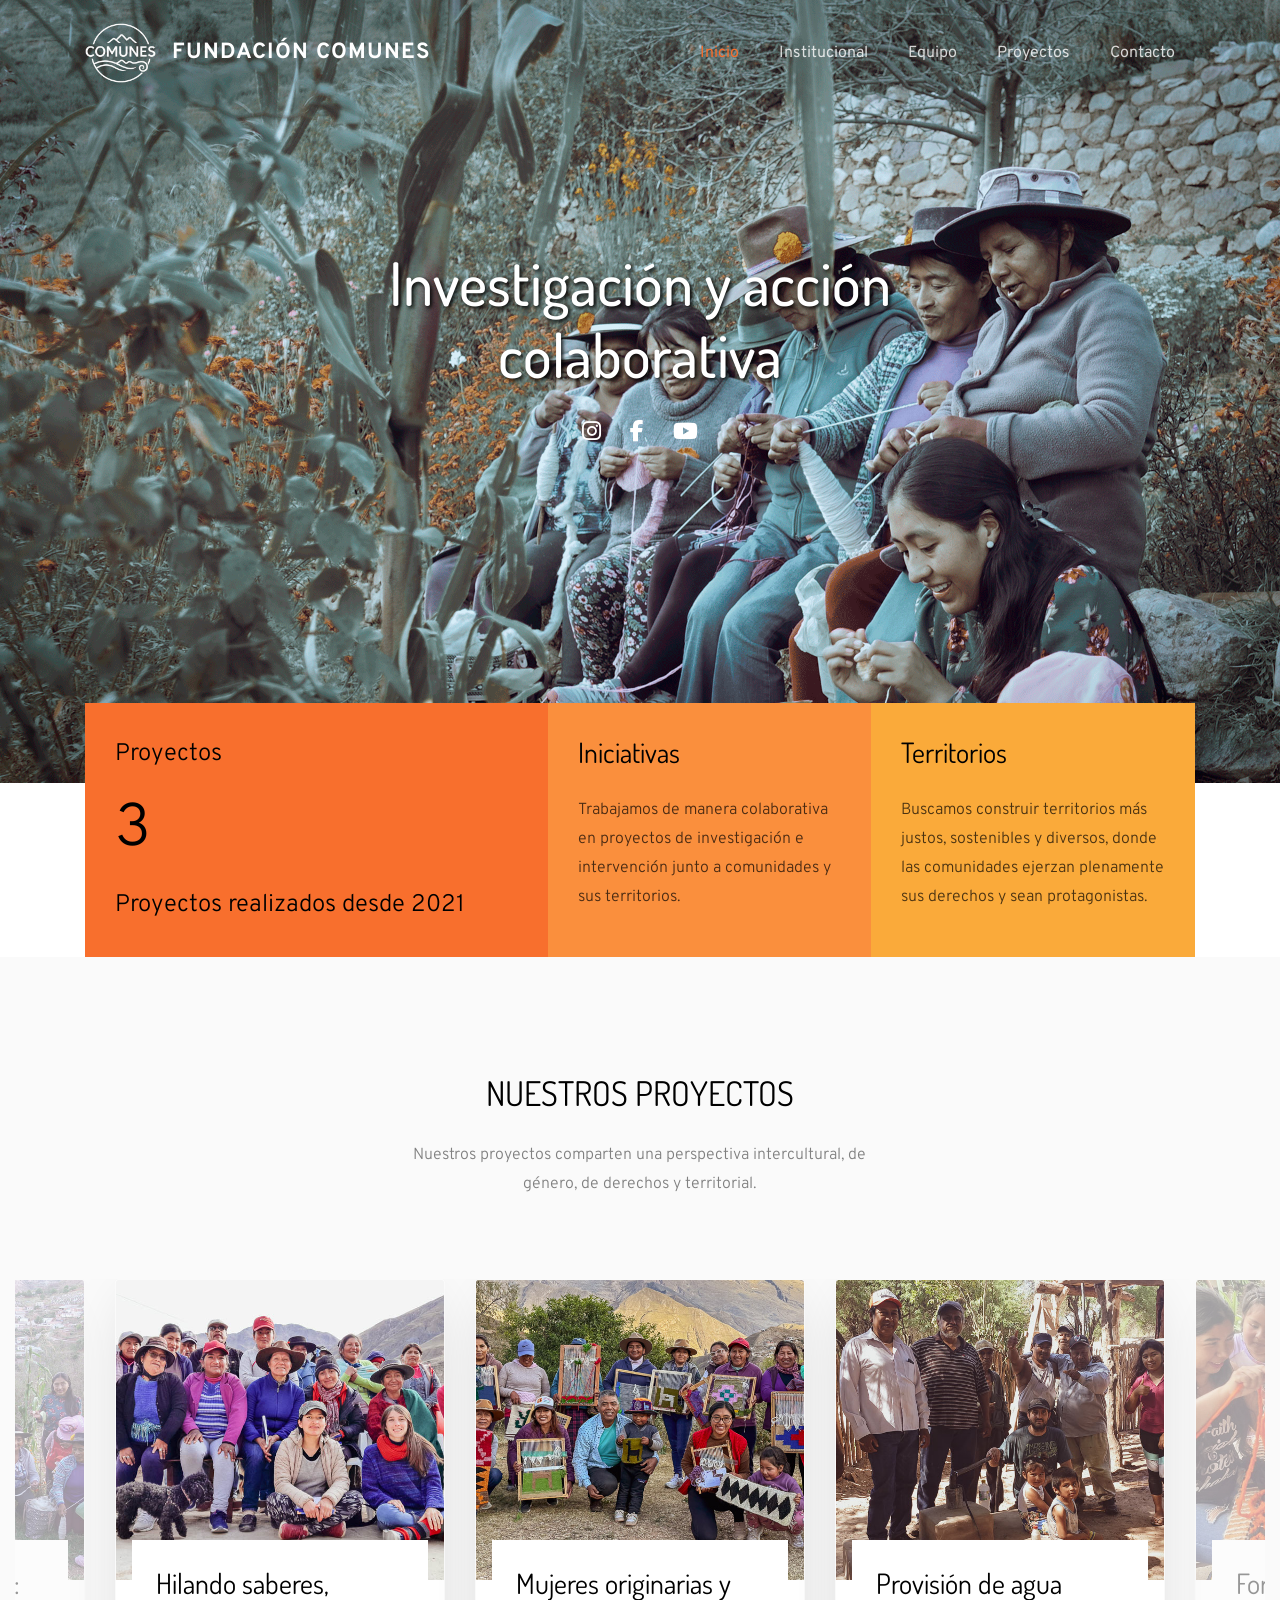
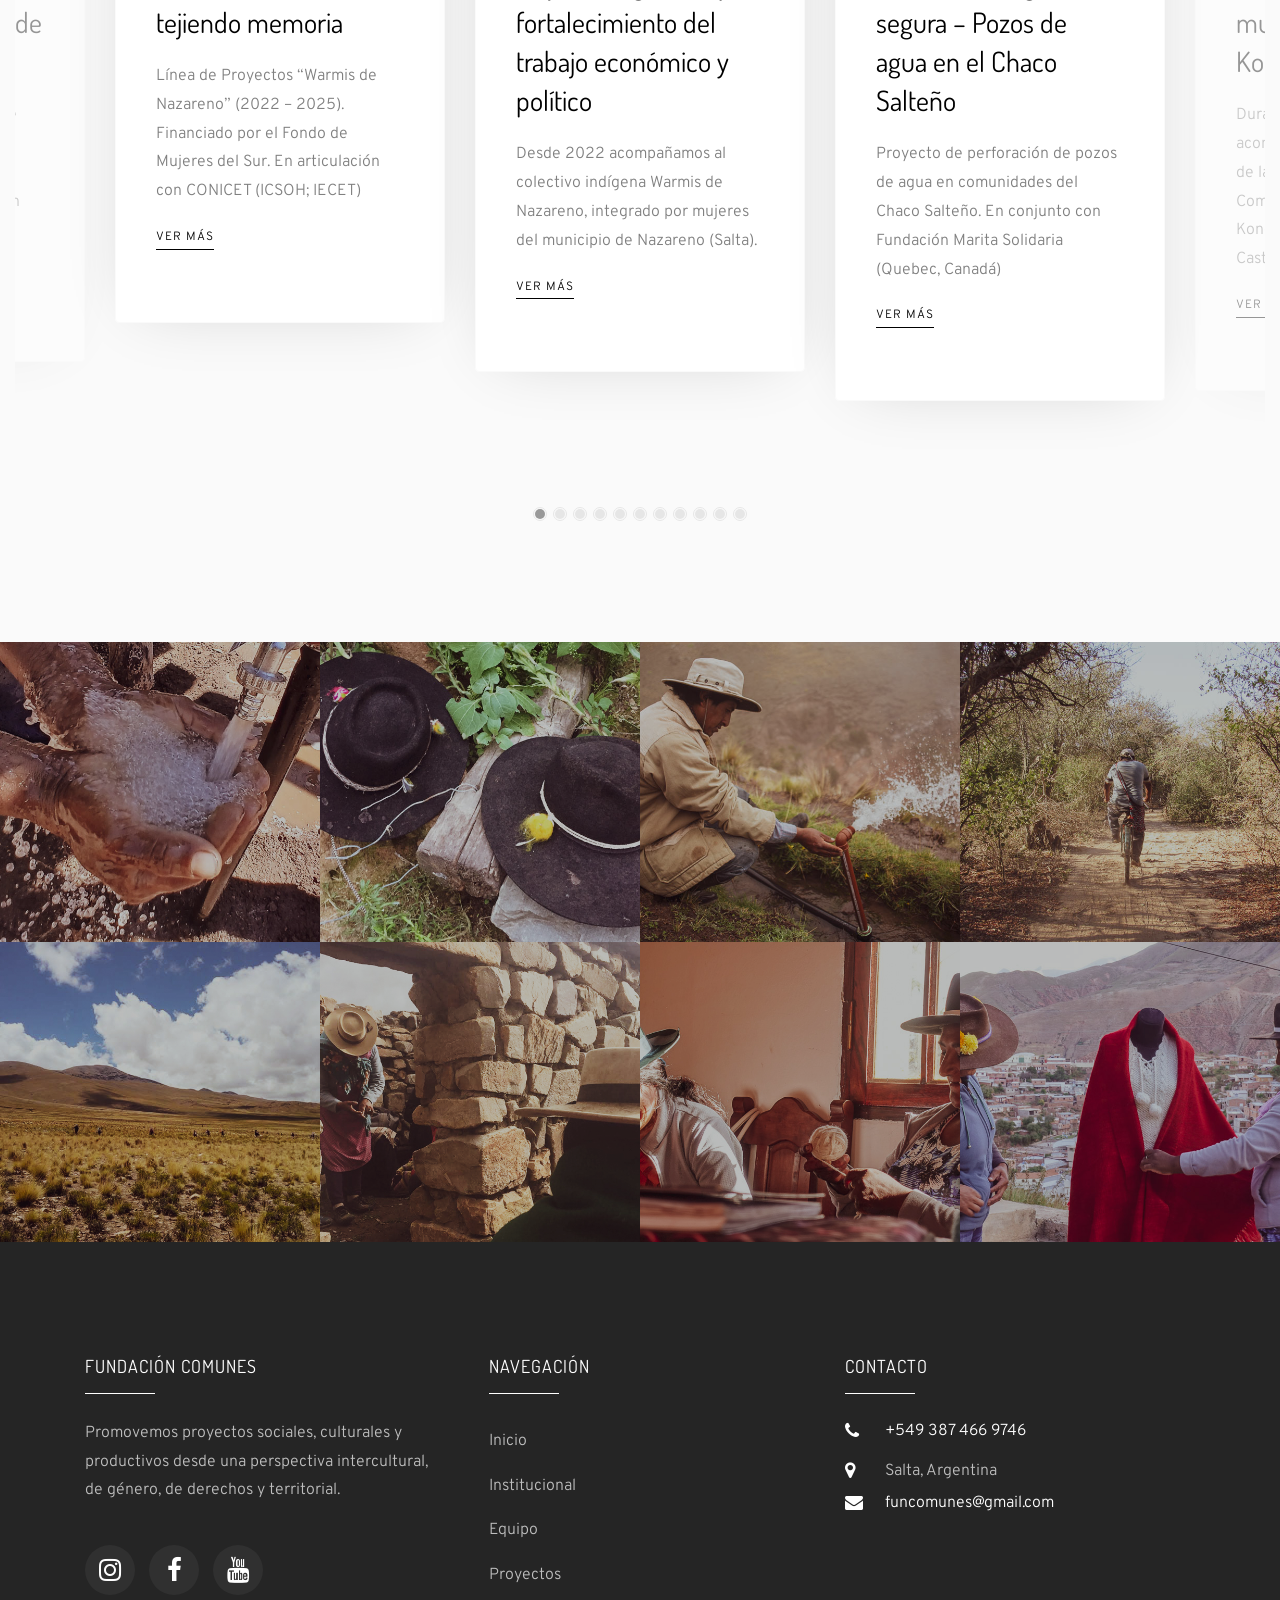
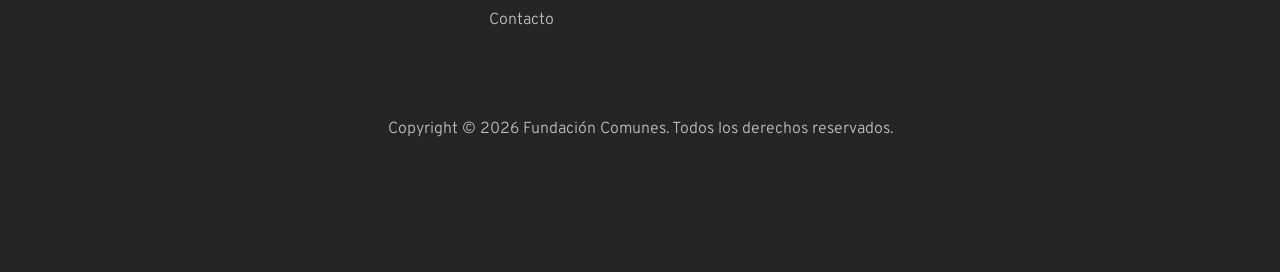
<file: index.html>
<!DOCTYPE html>
<html lang="es">

<head>
  <title>Fundación Comunes</title>
  <meta charset="utf-8">
  <meta name="viewport" content="width=device-width, initial-scale=1, shrink-to-fit=no">

  <!-- Meta básicos -->
  <meta name="description" content="Fundación Comunes" />
  <meta name="keywords"
    content="pueblos indígenas, Salta, campesinos, derechos humanos, interculturalidad, género, procesos comunitarios, cultura, recursos naturales, bienes comunes, territorio" />
  <meta name="author" content="Federico Casoni" />

  <!-- Open Graph -->
  <meta property="og:title" content="Fundación Comunes" />
  <meta property="og:description" content="Proyectos de promoción sociales, culturales y productivos" />
  <meta property="og:image" content="images/og.jpg" />
  <meta property="og:type" content="website" />

  <link href="https://fonts.googleapis.com/css?family=Dosis:200,300,400,500,700" rel="stylesheet">
  <link href="https://fonts.googleapis.com/css?family=Overpass:300,400,400i,600,700" rel="stylesheet">

  <link rel="stylesheet" href="css/open-iconic-bootstrap.min.css">
  <link rel="stylesheet" href="css/animate.css">
  <link rel="stylesheet" href="css/owl.carousel.min.css">
  <link rel="stylesheet" href="css/owl.theme.default.min.css">
  <link rel="stylesheet" href="css/magnific-popup.css">
  <link rel="stylesheet" href="css/aos.css">
  <link rel="stylesheet" href="css/ionicons.min.css">
  <link rel="stylesheet" href="css/bootstrap-datepicker.css">
  <link rel="stylesheet" href="css/jquery.timepicker.css">
  <link rel="stylesheet" href="css/flaticon.css">
  <link rel="stylesheet" href="css/icomoon.css">
  <link rel="stylesheet" href="css/style.css">
  <link rel="stylesheet" href="https://cdnjs.cloudflare.com/ajax/libs/font-awesome/6.5.0/css/all.min.css">
</head>

<body>

  <nav class="navbar navbar-expand-lg navbar-dark ftco_navbar bg-dark ftco-navbar-light" id="ftco-navbar">
    <div class="container">
      <a class="navbar-brand d-flex align-items-center" href="index.html">
        <img src="images/logo_comunes_blanco.png" alt="Fundación Comunes" height="60"
          class="brand-logo logo-light mr-3">
        <img src="images/logo_comunes_negro.png" alt="Fundación Comunes" height="60" class="brand-logo logo-dark mr-3">
        <span class="brand-text brand-text-short">Fundación Comunes</span>
      </a>

      <button class="navbar-toggler" type="button" data-toggle="collapse" data-target="#ftco-nav"
        aria-controls="ftco-nav" aria-expanded="false" aria-label="Abrir menú principal">
        <span class="oi oi-menu" aria-hidden="true"></span>
        <span class="sr-only">Abrir menú principal</span>
      </button>

      <div class="collapse navbar-collapse" id="ftco-nav">
        <ul class="navbar-nav ml-auto">
          <li class="nav-item active">
            <a href="index.html" class="nav-link">Inicio</a>
          </li>
          <li class="nav-item">
            <a href="institucional.html" class="nav-link">Institucional</a>
          </li>
          <li class="nav-item">
            <a href="equipo.html" class="nav-link">Equipo</a>
          </li>
          <li class="nav-item">
            <a href="proyectos.html" class="nav-link">Proyectos</a>
          </li>
          <li class="nav-item">
            <a href="#contacto" class="nav-link">Contacto</a>
          </li>
        </ul>
      </div>
    </div>
  </nav>

  <div class="hero-wrap" style="background-image: url('images/bg_1.png');" data-stellar-background-ratio="0.5">
    <div class="overlay"></div>
    <div class="container">
      <div class="row no-gutters slider-text align-items-center justify-content-center" data-scrollax-parent="true">
        <div class="col-md-7 ftco-animate text-center" data-scrollax="properties: { translateY: '70%' }">
          <h1 class="mb-4" data-scrollax="properties: { translateY: '30%', opacity: 1 }">
            Investigación y acción colaborativa
          </h1>

          <div class="hero-social mt-3">
            <a href="https://www.instagram.com/funcomunes/" class="social-icon" target="_blank" rel="noopener"
              aria-label="Instagram">
              <i class="fab fa-instagram"></i>
            </a>
            <a href="https://www.facebook.com/fundacioncomunes" class="social-icon" target="_blank" rel="noopener"
              aria-label="Facebook">
              <i class="fab fa-facebook-f"></i>
            </a>
            <a href="https://youtube.com/@fundacioncomunes?si=5uiAFhpxcmACmpN9" class="social-icon" target="_blank"
              rel="noopener" aria-label="YouTube">
              <i class="fab fa-youtube"></i>
            </a>
          </div>
        </div>
      </div>
    </div>
  </div>

  <section class="ftco-counter ftco-intro" id="section-counter">
    <div class="container">
      <div class="row no-gutters">
        <div class="col-md-5 d-flex justify-content-center counter-wrap ftco-animate">
          <div class="block-18 color-1 align-items-stretch">
            <div class="text">
              <span>Proyectos</span>
              <strong class="number" data-number="11">0</strong>
              <span>Proyectos realizados desde 2021</span>
            </div>
          </div>
        </div>

        <div class="col-md d-flex justify-content-center counter-wrap ftco-animate">
          <div class="block-18 color-2 align-items-stretch">
            <div class="text">
              <h3 class="mb-4">Iniciativas</h3>
              <p>Trabajamos de manera colaborativa en proyectos de investigación e intervención junto a comunidades y
                sus territorios.</p>
            </div>
          </div>
        </div>

        <div class="col-md d-flex justify-content-center counter-wrap ftco-animate">
          <div class="block-18 color-3 align-items-stretch">
            <div class="text">
              <h3 class="mb-4">Territorios</h3>
              <p>Buscamos construir territorios más justos, sostenibles y diversos, donde las comunidades ejerzan
                plenamente sus derechos y sean protagonistas.</p>
            </div>
          </div>
        </div>
      </div>
    </div>
  </section>

  <section class="ftco-section bg-light">
    <div class="container-fluid">
      <div class="row justify-content-center mb-5 pb-3">
        <div class="col-md-5 heading-section ftco-animate text-center">
          <h2 class="mb-4">Nuestros proyectos</h2>
          <p>Nuestros proyectos comparten una perspectiva intercultural, de género, de derechos y territorial.</p>
        </div>
      </div>

      <div class="row">
        <div class="col-md-12 ftco-animate">
          <div class="carousel-cause owl-carousel">

            <div class="item">
              <div class="cause-entry">
                <a href="proyectos.html#1" class="img" style="background-image: url(images/Proyecto_1.jpg);"></a>
                <div class="text p-3 p-md-4">
                  <h3>
                    <a href="proyectos.html#1">
                      Mujeres originarias y fortalecimiento del trabajo económico y político
                    </a>
                  </h3>
                  <p>Desde 2022 acompañamos al colectivo indígena Warmis de Nazareno, integrado por mujeres del
                    municipio de Nazareno (Salta).</p>

                  <a href="proyectos.html#1" class="proyecto-link mt-auto align-self-start mb-5">
                    Ver más
                  </a>
                </div>
              </div>
            </div>

            <div class="item">
              <div class="cause-entry">
                <a href="proyectos.html#2" class="img" style="background-image: url(images/Proyecto_2.jpg);"></a>
                <div class="text p-3 p-md-4">
                  <h3>
                    <a href="proyectos.html#2">
                      Provisión de agua segura – Pozos de agua en el Chaco Salteño
                    </a>
                  </h3>
                  <p>Proyecto de perforación de pozos de agua en comunidades del Chaco Salteño. En conjunto con
                    Fundación Marita Solidaria (Quebec, Canadá)</p>

                  <a href="proyectos.html#2" class="proyecto-link mt-auto align-self-start mb-5">
                    Ver más
                  </a>
                </div>
              </div>
            </div>

            <div class="item">
              <div class="cause-entry">
                <a href="proyectos.html#3" class="img" style="background-image: url(images/Proyecto_3.jpg);"></a>
                <div class="text p-3 p-md-4">
                  <h3>
                    <a href="proyectos.html#3">
                      Fortalecimiento de mujeres tejedoras Kondorwaira
                    </a>
                  </h3>
                  <p>Durante 2024 y 2025 Comunes acompañó el proceso organizativo de las mujeres tejedoras
                    de la Comunidad Originaria Kolla Kondorwaira de Potrero de Castilla.</p>

                  <a href="proyectos.html#3" class="proyecto-link mt-auto align-self-start mb-5">
                    Ver más
                  </a>
                </div>
              </div>
            </div>

            <div class="item">
              <div class="cause-entry">
                <a href="proyectos.html#4" class="img" style="background-image: url(images/Proyecto_4.jpg);"></a>
                <div class="text p-3 p-md-4">
                  <h3>
                    <a href="proyectos.html#4">
                      Mejora de las condiciones de vida en comunidades de la Quebrada del Toro
                    </a>
                  </h3>
                  <p>Línea de proyectos destinados a contribuir al Buen Vivir de las comunidades de la Quebrada del Toro
                    (2022-2024)</p>

                  <a href="proyectos.html#4" class="proyecto-link mt-auto align-self-start mb-5">
                    Ver más
                  </a>
                </div>
              </div>
            </div>

            <div class="item">
              <div class="cause-entry">
                <a href="proyectos.html#5" class="img" style="background-image: url(images/Proyecto_5.jpg);"></a>
                <div class="text p-3 p-md-4">
                  <h3>
                    <a href="proyectos.html#5">
                      Memorias y saberes de mujeres tejedoras.
                    </a>
                  </h3>
                  <p>Línea de Proyectos “Warmis de Nazareno” (2022 – 2025). Financiado por el Fondo de Mujeres del Sur.
                    En articulación con CONICET.</p>

                  <a href="proyectos.html#5" class="proyecto-link mt-auto align-self-start mb-5">
                    Ver más
                  </a>
                </div>
              </div>
            </div>

            <div class="item">
              <div class="cause-entry">
                <a href="proyectos.html#6" class="img" style="background-image: url(images/Proyecto_6.jpg);"></a>
                <div class="text p-3 p-md-4">
                  <h3>
                    <a href="proyectos.html#6">
                      Mawu Pelaj – Conociendo el Gran Chaco a través de su Historia
                    </a>
                  </h3>
                  <p>Iniciativa que busca revalorizar el patrimonio histórico y arqueológico del Gran Chaco,
                    fortaleciendo el vínculo de las comunidades locales con su territorio y memoria colectiva. (2024 –
                    En curso)</p>

                  <a href="proyectos.html#6" class="proyecto-link mt-auto align-self-start mb-5">
                    Ver más
                  </a>
                </div>
              </div>
            </div>

            <div class="item">
              <div class="cause-entry">
                <a href="proyectos.html#7" class="img" style="background-image: url(images/Proyecto_7.jpg);"></a>
                <div class="text p-3 p-md-4">
                  <h3>
                    <a href="proyectos.html#7">
                      Fortalecimiento organizativo y creación de marcas colectivas textiles
                    </a>
                  </h3>
                  <p>Acompañamiento de procesos organizativos de mujeres tejedoras en Cieneguillas - Jujuy y Amblayo -
                    Salta. (2024-2025) </p>

                  <a href="proyectos.html#7" class="proyecto-link mt-auto align-self-start mb-5">
                    Ver más
                  </a>
                </div>
              </div>
            </div>

            <div class="item">
              <div class="cause-entry">
                <a href="proyectos.html#8" class="img" style="background-image: url(images/Proyecto_8.jpg);"></a>
                <div class="text p-3 p-md-4">
                  <h3>
                    <a href="proyectos.html#8">
                      Semillero de primatología Argentino, Campamento Argentino de primatología
                    </a>
                  </h3>
                  <p>Creación de un espacio orientado a capacitar a estudiantes interesados en el estudio y la
                    conservación de primates desde el trabajo colaborativo, académico y comprometido. (2023- 2025) </p>

                  <a href="proyectos.html#8" class="proyecto-link mt-auto align-self-start mb-5">
                    Ver más
                  </a>
                </div>
              </div>
            </div>

            <div class="item">
              <div class="cause-entry">
                <a href="proyectos.html#9" class="img" style="background-image: url(images/Proyecto_9.jpg);"></a>
                <div class="text p-3 p-md-4">
                  <h3>
                    <a href="proyectos.html#9">
                      Cuidados Comunitarios
                    </a>
                  </h3>
                  <p>Investigación sobre cuidados y mujeres rurales en la Provincia de Salta. En conjunto con Asociación
                    Civil Lola Mora y ONU Mujeres. (2023 – 2024) </p>

                  <a href="proyectos.html#9" class="proyecto-link mt-auto align-self-start mb-5">
                    Ver más
                  </a>
                </div>
              </div>
            </div>

            <div class="item">
              <div class="cause-entry">
                <a href="proyectos.html#10" class="img" style="background-image: url(images/Proyecto_10.jpg);"></a>
                <div class="text p-3 p-md-4">
                  <h3>
                    <a href="proyectos.html#10">
                      Warmis de Nazareno: saberes y memorias de nuestro territorio
                    </a>
                  </h3>
                  <p>Línea de Proyectos “Warmis de Nazareno” (2022 – 2025). Financiado por el Fondo de Mujeres del Sur.
                    En articulación con CONICET </p>

                  <a href="proyectos.html#10" class="proyecto-link mt-auto align-self-start mb-5">
                    Ver más
                  </a>
                </div>
              </div>
            </div>

            <div class="item">
              <div class="cause-entry">
                <a href="proyectos.html#11" class="img" style="background-image: url(images/Proyecto_11.jpg);"></a>
                <div class="text p-3 p-md-4">
                  <h3>
                    <a href="proyectos.html#11">
                      Hilando saberes, tejiendo memoria
                    </a>
                  </h3>
                  <p>Línea de Proyectos “Warmis de Nazareno” (2022 – 2025). Financiado por el Fondo de Mujeres del Sur.
                    En articulación con CONICET (ICSOH; IECET) </p>

                  <a href="proyectos.html#11" class="proyecto-link mt-auto align-self-start mb-5">
                    Ver más
                  </a>
                </div>
              </div>
            </div>

            <!-- Duplicá acá otros items del carrusel -->

          </div>
        </div>
      </div>
    </div>
  </section>

  <section class="ftco-gallery">
    <div class="d-md-flex">
      <a href="images/pozo_agua2-2.jpg"
        class="gallery image-popup d-flex justify-content-center align-items-center img ftco-animate"
        style="background-image: url(images/pozo_agua2-2.jpg);">
        <div class="icon d-flex justify-content-center align-items-center">
          <span class="icon-search"></span>
        </div>
      </a>

      <a href="images/sombreros.jpg"
        class="gallery image-popup d-flex justify-content-center align-items-center img ftco-animate"
        style="background-image: url(images/sombreros.jpg);">
        <div class="icon d-flex justify-content-center align-items-center">
          <span class="icon-search"></span>
        </div>
      </a>

      <a href="images/agua.jpg"
        class="gallery image-popup d-flex justify-content-center align-items-center img ftco-animate"
        style="background-image: url(images/agua.jpg);">
        <div class="icon d-flex justify-content-center align-items-center">
          <span class="icon-search"></span>
        </div>
      </a>

      <a href="images/chaco_bici.jpg"
        class="gallery image-popup d-flex justify-content-center align-items-center img ftco-animate"
        style="background-image: url(images/chaco_bici.jpg);">
        <div class="icon d-flex justify-content-center align-items-center">
          <span class="icon-search"></span>
        </div>
      </a>
    </div>

    <div class="d-md-flex">
      <a href="images/nazareno.jpg"
        class="gallery image-popup d-flex justify-content-center align-items-center img ftco-animate"
        style="background-image: url(images/nazareno.jpg);">
        <div class="icon d-flex justify-content-center align-items-center">
          <span class="icon-search"></span>
        </div>
      </a>

      <a href="images/nazareno_2.jpg"
        class="gallery image-popup d-flex justify-content-center align-items-center img ftco-animate"
        style="background-image: url(images/nazareno_2.jpg);">
        <div class="icon d-flex justify-content-center align-items-center">
          <span class="icon-search"></span>
        </div>
      </a>

      <a href="images/tejidos_2.jpg"
        class="gallery image-popup d-flex justify-content-center align-items-center img ftco-animate"
        style="background-image: url(images/tejidos_2.jpg);">
        <div class="icon d-flex justify-content-center align-items-center">
          <span class="icon-search"></span>
        </div>
      </a>

      <a href="images/tejidos.jpg"
        class="gallery image-popup d-flex justify-content-center align-items-center img ftco-animate"
        style="background-image: url(images/tejidos.jpg);">
        <div class="icon d-flex justify-content-center align-items-center">
          <span class="icon-search"></span>
        </div>
      </a>
    </div>
  </section>

  <footer class="ftco-footer ftco-section img" id="contacto">
    <div class="overlay"></div>
    <div class="container">
      <div class="row mb-5">

        <div class="col-md-4">
          <div class="ftco-footer-widget mb-4">
            <h2 class="ftco-heading-2">Fundación Comunes</h2>
            <p>Promovemos proyectos sociales, culturales y productivos desde una perspectiva intercultural, de género,
              de derechos y territorial.</p>
            <ul class="ftco-footer-social list-unstyled float-md-left float-lft mt-4">
              <li class="ftco-animate">
                <a href="https://www.instagram.com/funcomunes" target="_blank" rel="noopener"><span
                    class="icon-instagram"></span></a>
              </li>
              <li class="ftco-animate">
                <a href="https://www.facebook.com/fundacioncomunes" target="_blank" rel="noopener"><span
                    class="icon-facebook"></span></a>
              </li>
              <li class="ftco-animate">
                <a href="https://youtube.com/@fundacioncomunes?si=5uiAFhpxcmACmpN9" target="_blank" rel="noopener"><span
                    class="icon-youtube"></span></a>
              </li>
            </ul>
          </div>
        </div>

        <div class="col-md-4">
          <div class="ftco-footer-widget mb-4 ml-md-4">
            <h2 class="ftco-heading-2">Navegación</h2>
            <ul class="list-unstyled">
              <li><a href="index.html" class="py-2 d-block">Inicio</a></li>
              <li><a href="institucional.html" class="py-2 d-block">Institucional</a></li>
              <li><a href="equipo.html" class="py-2 d-block">Equipo</a></li>
              <li><a href="proyectos.html" class="py-2 d-block">Proyectos</a></li>
              <li><a href="contact.html" class="py-2 d-block">Contacto</a></li>
            </ul>
          </div>
        </div>

        <div class="col-md-4">
          <div class="ftco-footer-widget mb-4">
            <h2 class="ftco-heading-2">Contacto</h2>
            <div class="block-23 mb-3">
              <ul>
                <li><a href="#"><span class="icon icon-phone"></span><span class="text">+549 387 466 9746</span></a>
                </li>
                <li>
                  <span class="icon icon-map-marker"></span>
                  <span class="text">Salta, Argentina</span>
                </li>
                <li>
                  <a href="mailto:funcomunes@gmail.com">
                    <span class="icon icon-envelope"></span>
                    <span class="text">funcomunes@gmail.com</span>
                  </a>
                </li>
              </ul>
            </div>
          </div>
        </div>

      </div>

      <div class="row">
        <div class="col-md-12 text-center">
          <p>
            Copyright &copy;
            <script>document.write(new Date().getFullYear());</script>
            Fundación Comunes. Todos los derechos reservados.
          </p>
        </div>
      </div>
    </div>
  </footer>

  <div id="ftco-loader" class="show fullscreen">
    <svg class="circular" width="48px" height="48px">
      <circle class="path-bg" cx="24" cy="24" r="22" fill="none" stroke-width="4" stroke="#eeeeee"></circle>
      <circle class="path" cx="24" cy="24" r="22" fill="none" stroke-width="4" stroke-miterlimit="10" stroke="#F96D00">
      </circle>
    </svg>
  </div>

  <!-- Scripts Bootstrap 4 -->
  <script src="js/jquery.min.js"></script>
  <script src="js/jquery-migrate-3.0.1.min.js"></script>
  <script src="js/popper.min.js"></script>
  <script src="js/bootstrap.min.js"></script>

  <script src="js/jquery.easing.1.3.js"></script>
  <script src="js/jquery.waypoints.min.js"></script>
  <script src="js/jquery.stellar.min.js"></script>
  <script src="js/owl.carousel.min.js"></script>
  <script src="js/jquery.magnific-popup.min.js"></script>
  <script src="js/aos.js"></script>
  <script src="js/jquery.animateNumber.min.js"></script>
  <script src="js/bootstrap-datepicker.js"></script>
  <script src="js/jquery.timepicker.min.js"></script>
  <script src="js/scrollax.min.js"></script>
  <script src="js/main.js"></script>

</body>

</html>
</file>
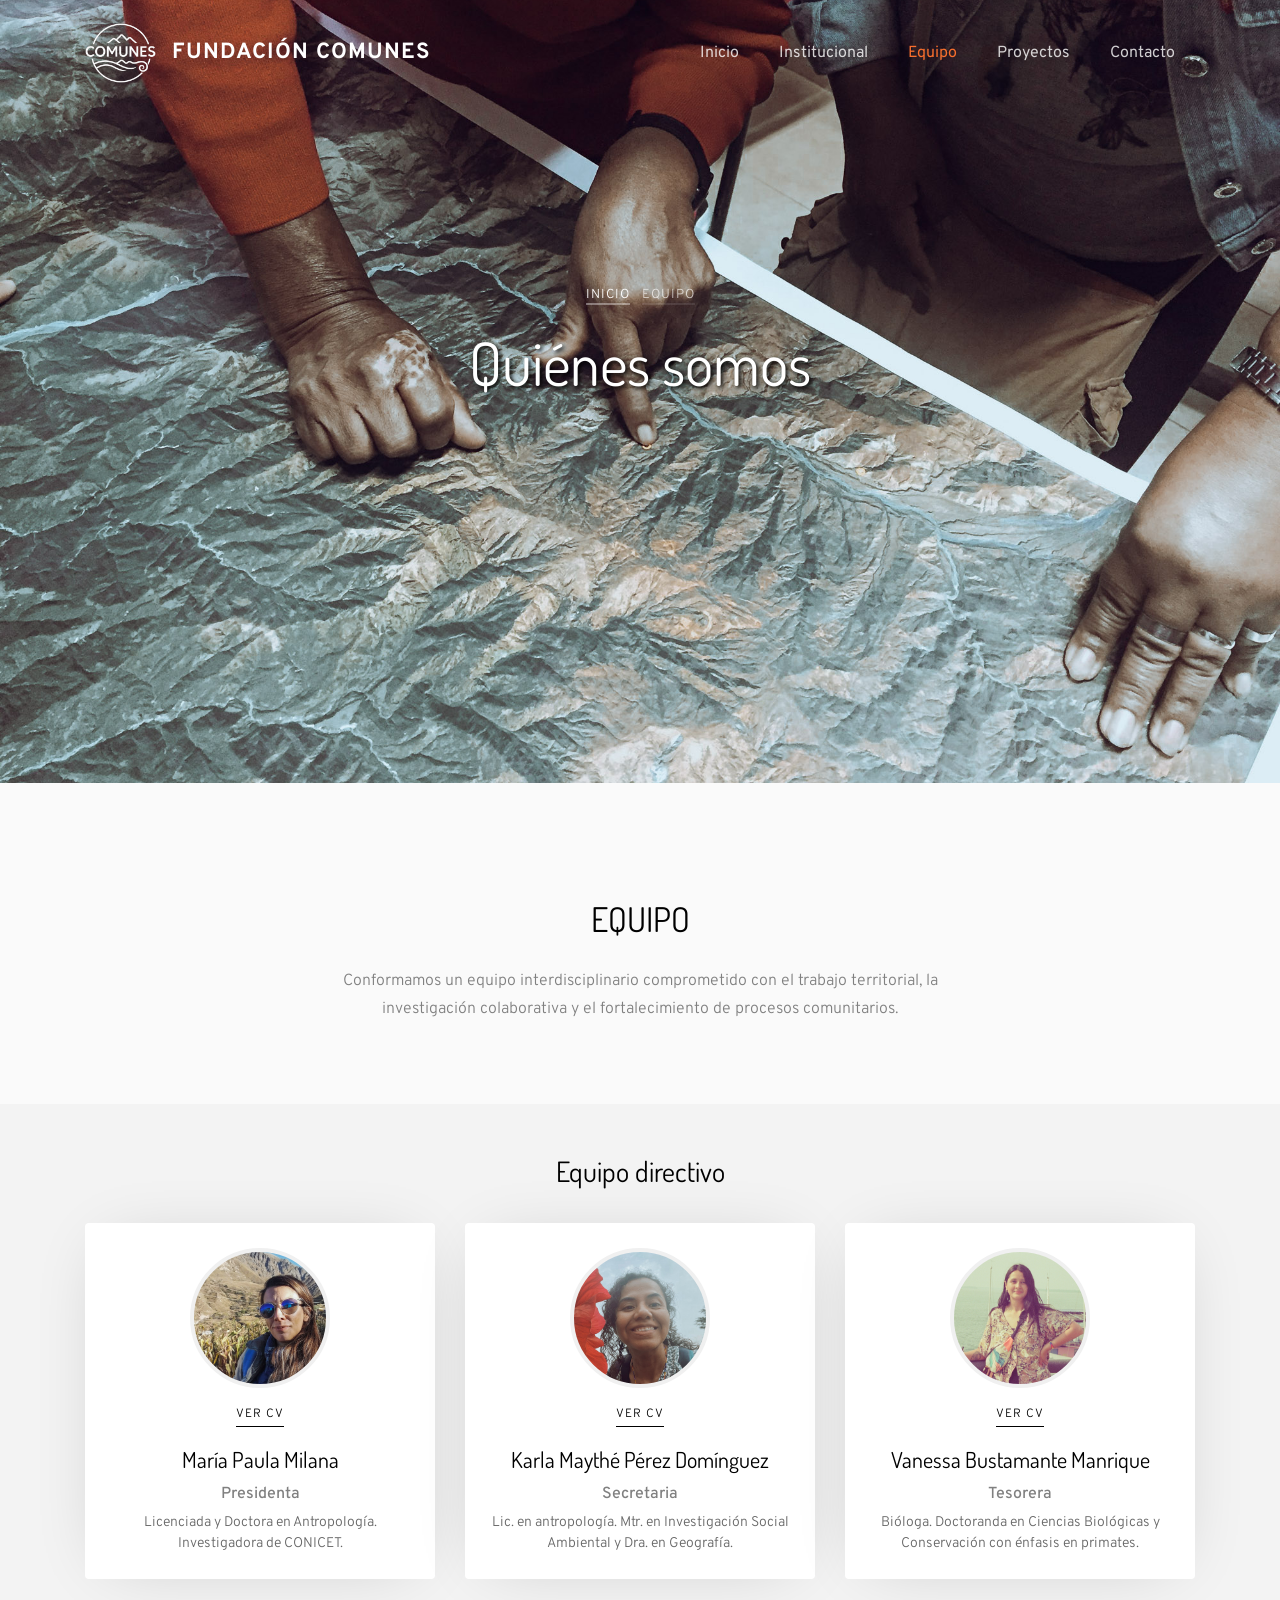
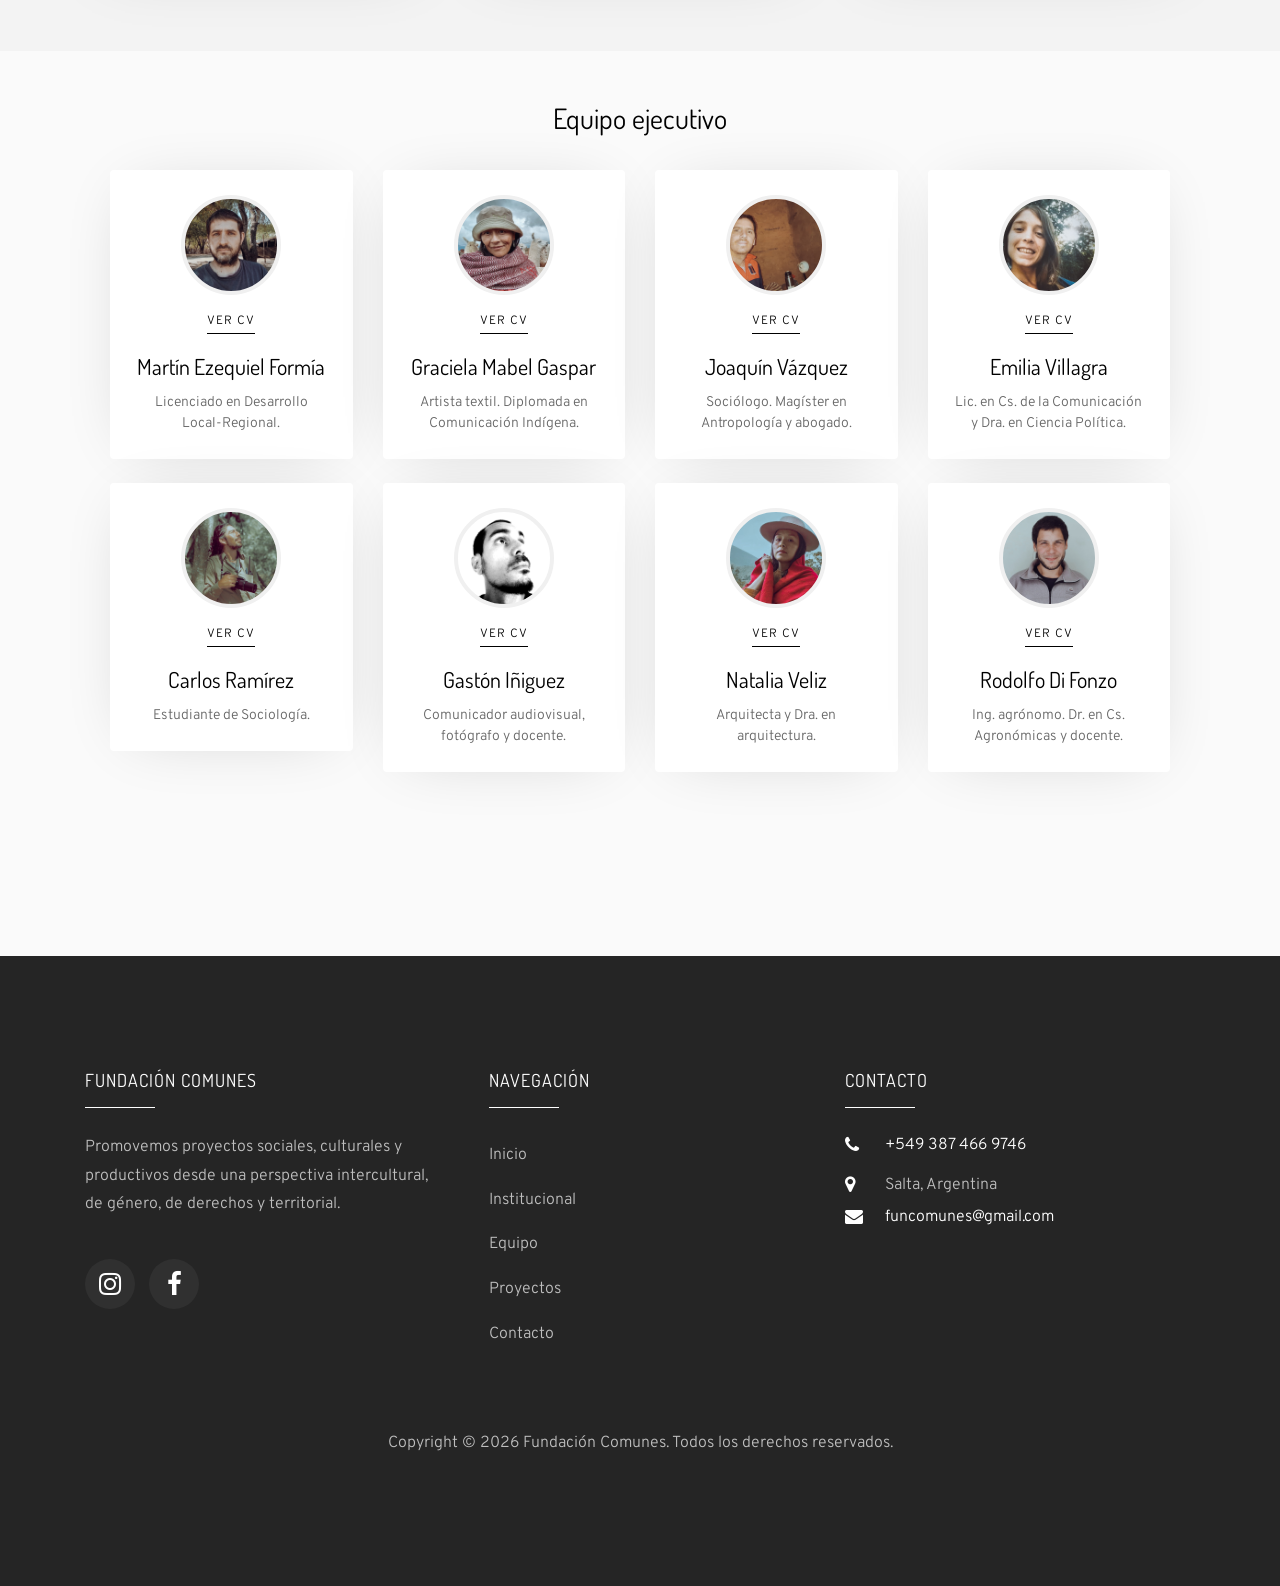
<file: equipo.html>
<!DOCTYPE html>
<html lang="es">

<head>
  <title>Fundación Comunes</title>
  <meta charset="utf-8">
  <meta name="viewport" content="width=device-width, initial-scale=1, shrink-to-fit=no">

  <!-- Meta básicos -->
  <meta name="description" content="Fundación Comunes" />
  <meta name="keywords"
    content="pueblos indígenas, Salta, campesinos, derechos humanos, interculturalidad, género, procesos comunitarios, cultura, recursos naturales, bienes comunes, territorio" />
  <meta name="author" content="Federico Casoni" />

  <!-- Open Graph -->
  <meta property="og:title" content="Fundación Comunes" />
  <meta property="og:description" content="Proyectos de promoción sociales, culturales y productivos" />
  <meta property="og:image" content="images/og.jpg" />
  <meta property="og:type" content="website" />

  <link href="https://fonts.googleapis.com/css?family=Dosis:200,300,400,500,700" rel="stylesheet">
  <link href="https://fonts.googleapis.com/css?family=Overpass:300,400,400i,600,700" rel="stylesheet">

  <link rel="stylesheet" href="css/open-iconic-bootstrap.min.css">
  <link rel="stylesheet" href="css/animate.css">
  <link rel="stylesheet" href="css/owl.carousel.min.css">
  <link rel="stylesheet" href="css/owl.theme.default.min.css">
  <link rel="stylesheet" href="css/magnific-popup.css">
  <link rel="stylesheet" href="css/aos.css">
  <link rel="stylesheet" href="css/ionicons.min.css">
  <link rel="stylesheet" href="css/bootstrap-datepicker.css">
  <link rel="stylesheet" href="css/jquery.timepicker.css">
  <link rel="stylesheet" href="css/flaticon.css">
  <link rel="stylesheet" href="css/icomoon.css">
  <link rel="stylesheet" href="css/style.css">
  <link rel="stylesheet" href="https://cdnjs.cloudflare.com/ajax/libs/font-awesome/6.5.0/css/all.min.css">
</head>

<body>

  <nav class="navbar navbar-expand-lg navbar-dark ftco_navbar bg-dark ftco-navbar-light" id="ftco-navbar">
    <div class="container">
      <a class="navbar-brand d-flex align-items-center" href="index.html">
        <img src="images/logo_comunes_blanco.png" alt="Fundación Comunes" height="60"
          class="brand-logo logo-light mr-3">
        <img src="images/logo_comunes_negro.png" alt="Fundación Comunes" height="60" class="brand-logo logo-dark mr-3">
        <span class="brand-text brand-text-short">Fundación Comunes</span>
      </a>

      <button class="navbar-toggler" type="button" data-toggle="collapse" data-target="#ftco-nav"
        aria-controls="ftco-nav" aria-expanded="false" aria-label="Abrir menú principal">
        <span class="oi oi-menu" aria-hidden="true"></span>
        <span class="sr-only">Abrir menú principal</span>
      </button>

      <div class="collapse navbar-collapse" id="ftco-nav">
        <ul class="navbar-nav ml-auto">
          <li class="nav-item">
            <a href="index.html" class="nav-link">Inicio</a>
          </li>
          <li class="nav-item">
            <a href="institucional.html" class="nav-link">Institucional</a>
          </li>
          <li class="nav-item active">
            <a href="equipo.html" class="nav-link">Equipo</a>
          </li>
          <li class="nav-item">
            <a href="proyectos.html" class="nav-link">Proyectos</a>
          </li>
          <li class="nav-item">
            <a href="#contacto" class="nav-link">Contacto</a>
          </li>
        </ul>
      </div>
    </div>
  </nav>

  <div class="hero-wrap" style="background-image: url('images/bg_3c.jpg');" data-stellar-background-ratio="0.5">
    <div class="overlay"></div>
    <div class="container">
      <div class="row no-gutters slider-text align-items-center justify-content-center" data-scrollax-parent="true">
        <div class="col-md-7 ftco-animate text-center" data-scrollax="properties: { translateY: '70%' }">
          <p class="breadcrumbs" data-scrollax="properties: { translateY: '30%', opacity: 1 }">
            <span class="mr-2"><a href="index.html">Inicio</a></span>
            <span>Equipo</span>
          </p>
          <h1 class="mb-3 bread" data-scrollax="properties: { translateY: '30%', opacity: 1 }">Quiénes somos</h1>
        </div>
      </div>
    </div>
  </div>

  <section class="ftco-section bg-light">

    <!-- TÍTULO GENERAL -->
    <div class="container">
      <div class="row justify-content-center mb-5 pb-3">
        <div class="col-md-7 heading-section ftco-animate text-center">
          <h2 class="mb-4">Equipo</h2>
          <p>
            Conformamos un equipo interdisciplinario comprometido con el trabajo territorial,
            la investigación colaborativa y el fortalecimiento de procesos comunitarios.
          </p>
        </div>
      </div>
    </div>

    <!-- BLOQUE COMISIÓN (FULL WIDTH) -->
    <div class="container-fluid comision py-5">
      <div class="container">

        <div class="row justify-content-center mb-4">
          <div class="col-md-12 text-center">
            <h3 class="titulo-comision">Equipo directivo</h3>
          </div>
        </div>

        <div class="row justify-content-center">

          <div class="col-lg-4 mb-sm-4 ftco-animate">
            <div class="staff">
              <div class="img" style="background-image: url(images/Paula_Milana.jpg);"></div>
              <a href="#" class="cv-link mt-3 d-inline-block" data-toggle="modal" data-target="#cvModalMilana">
                Ver CV
              </a>
              <div class="info mt-3">
                <h3>María Paula Milana</h3>
                <h6>Presidenta</h6>
                <p class="position">Licenciada y Doctora en Antropología. Investigadora de CONICET.</p>
              </div>
            </div>
          </div>

          <div class="col-lg-4 mb-sm-4 ftco-animate">
            <div class="staff">
              <div class="img" style="background-image: url(images/karla_Perez.jpg);"></div>
              <a href="#" class="cv-link mt-3 d-inline-block" data-toggle="modal" data-target="#cvModalDominguez">
                Ver CV
              </a>
              <div class="info mt-3">
                <h3>Karla Maythé Pérez Domínguez</h3>
                <h6>Secretaria</h6>
                <p class="position">Lic. en antropología. Mtr. en Investigación Social Ambiental y Dra. en Geografía.
                </p>
              </div>
            </div>
          </div>

          <div class="col-lg-4 mb-sm-4 ftco-animate">
            <div class="staff">
              <div class="img" style="background-image: url(images/Vanessa_Bustamante.jpg);"></div>
              <a href="#" class="cv-link mt-3 d-inline-block" data-toggle="modal" data-target="#cvModalManrique">
                Ver CV
              </a>
              <div class="info mt-3">
                <h3>Vanessa Bustamante Manrique</h3>
                <h6>Tesorera</h6>
                <p class="position">Bióloga. Doctoranda en Ciencias Biológicas y Conservación con énfasis en primates.
                </p>
              </div>
            </div>
          </div>

        </div>
      </div>
    </div>

    <!-- RESTO DEL EQUIPO -->

    <div class="container resto py-5">
      <div class="container">


        <div class="row justify-content-center mb-4">
          <div class="col-md-12 text-center">
            <h3 class="titulo-comision">Equipo ejecutivo</h3>
          </div>
        </div>

        <div class="row">

          <div class="col-lg-3 mb-sm-4 ftco-animate">
            <div class="staff">
              <div class="img2" style="background-image: url(images/Martin_Formia.jpg);"></div>
              <a href="#" class="cv-link mt-3 d-inline-block" data-toggle="modal" data-target="#cvModalFormia">
                Ver CV
              </a>
              <div class="info mt-3">
                <h3>Martín Ezequiel Formía</h3>
                <p class="position">Licenciado en Desarrollo Local-Regional.</p>
              </div>
            </div>
          </div>

          <div class="col-lg-3 mb-sm-4 ftco-animate">
            <div class="staff">
              <div class="img2" style="background-image: url(images/Graciela_Gaspar.jpg);"></div>
              <a href="#" class="cv-link mt-3 d-inline-block" data-toggle="modal" data-target="#cvModalGaspar">
                Ver CV
              </a>
              <div class="info mt-3">
                <h3>Graciela Mabel Gaspar</h3>
                <p class="position">
                  Artista textil. Diplomada en Comunicación Indígena.
                </p>
              </div>
            </div>
          </div>

          <div class="col-lg-3 mb-sm-4 ftco-animate">
            <div class="staff">
              <div class="img2" style="background-image: url(images/Joaquin_Vazquez.jpg);"></div>
              <a href="#" class="cv-link mt-3 d-inline-block" data-toggle="modal" data-target="#cvModalVazquez">
                Ver CV
              </a>
              <div class="info mt-3">
                <h3>Joaquín Vázquez</h3>
                <p class="position">
                  Sociólogo. Magíster en Antropología y abogado.
                </p>
              </div>
            </div>
          </div>

          <div class="col-lg-3 mb-sm-4 ftco-animate">
            <div class="staff">
              <div class="img2" style="background-image: url(images/Emi_Villagra.jpg);"></div>
              <a href="#" class="cv-link mt-3 d-inline-block" data-toggle="modal" data-target="#cvModalVillagra">
                Ver CV
              </a>
              <div class="info mt-3">
                <h3>Emilia Villagra</h3>
                <p class="position">
                  Lic. en Cs. de la Comunicación y Dra. en Ciencia Política.
                </p>
              </div>
            </div>
          </div>
        </div>
        <div class="row">

          <div class="col-lg-3 mb-sm-4 ftco-animate">
            <div class="staff">
              <div class="img2" style="background-image: url(images/Carlos_Ramirez.jpg);"></div>
              <a href="#" class="cv-link mt-3 d-inline-block" data-toggle="modal" data-target="#cvModalRamirez">
                Ver CV
              </a>
              <div class="info mt-3">
                <h3>Carlos Ramírez</h3>
                <p class="position">Estudiante de Sociología.</p>
              </div>
            </div>
          </div>

          <div class="col-lg-3 mb-sm-4 ftco-animate">
            <div class="staff">
              <div class="img2" style="background-image: url(images/Gaston_Iniguez.jpg);"></div>
              <a href="#" class="cv-link mt-3 d-inline-block" data-toggle="modal" data-target="#cvModalIniguez">
                Ver CV
              </a>
              <div class="info mt-3">
                <h3>Gastón Iñiguez</h3>
                <p class="position">
                  Comunicador audiovisual, fotógrafo y docente.
                </p>
              </div>
            </div>
          </div>

          <div class="col-lg-3 mb-sm-4 ftco-animate">
            <div class="staff">
              <div class="img2" style="background-image: url(images/Natalia_Veliz.jpg);"></div>
              <a href="#" class="cv-link mt-3 d-inline-block" data-toggle="modal" data-target="#cvModalVeliz">
                Ver CV
              </a>
              <div class="info mt-3">
                <h3>Natalia Veliz</h3>
                <p class="position">
                  Arquitecta y Dra. en arquitectura.
                </p>
              </div>
            </div>
          </div>

          <div class="col-lg-3 mb-sm-4 ftco-animate">
            <div class="staff">
              <div class="img2" style="background-image: url(images/Rodolfo_DiFonzo.jpg);"></div>
              <a href="#" class="cv-link mt-3 d-inline-block" data-toggle="modal" data-target="#cvModalDifonzo">
                Ver CV
              </a>
              <div class="info mt-3">
                <h3>Rodolfo Di Fonzo</h3>
                <p class="position">
                  Ing. agrónomo. Dr. en Cs. Agronómicas y docente.
                </p>
              </div>
            </div>
          </div>
        </div>
      </div>
  </section>






  <!-- MODALES CV -->

  <div class="modal fade" id="cvModalMilana" tabindex="-1" role="dialog" aria-labelledby="cvModalMilanaLabel"
    aria-hidden="true">
    <div class="modal-dialog modal-dialog-centered modal-md" role="document">
      <div class="modal-content">
        <div class="modal-header">
          <h5 class="modal-title" id="cvModalMilanaLabel">María Paula Milana</h5>
          <button type="button" class="close" data-dismiss="modal" aria-label="Cerrar">
            <span aria-hidden="true">&times;</span>
          </button>
        </div>
        <div class="modal-body" style="max-height: 60vh; overflow-y: auto;">
          <p>
            <strong>Licenciada y Doctora en Antropología.</strong><br><br>
            Con más de diez años de experiencia en el trabajo colaborativo con organizaciones indígenas kollas de los
            Valles interandinos de Salta, Argentina, incluyendo la formulación y ejecución de proyectos comunitarios.
            Actualmente se desempeña como Investigadora de CONICET en la línea de las etnografías colaborativas y
            comprometidas junto a mujeres indígenas. Finalizando la Especialidad en Peritajes Antropológicos y Maestría
            en Derechos Humanos.
          </p>
        </div>
      </div>
    </div>
  </div>

  <div class="modal fade" id="cvModalDominguez" tabindex="-1" role="dialog" aria-labelledby="cvModalDominguezLabel"
    aria-hidden="true">
    <div class="modal-dialog modal-dialog-centered modal-md" role="document">
      <div class="modal-content">
        <div class="modal-header">
          <h5 class="modal-title" id="cvModalDominguezLabel">Karla Maythé Pérez Domínguez</h5>
          <button type="button" class="close" data-dismiss="modal" aria-label="Cerrar">
            <span aria-hidden="true">&times;</span>
          </button>
        </div>
        <div class="modal-body" style="max-height: 60vh; overflow-y: auto;">
          <p>
            <strong>Licenciada en Antropología, Máster en Investigación Social Ambiental y Doctora en
              Geografía.</strong><br><br>
            Con más de diez años de experiencia en procesos socioambientales rurales. Especializada en organización
            comunitaria,
            género y gestión territorial, coordinando proyectos participativos en Argentina y México desde un enfoque
            interdisciplinario que fortalece procesos locales y la gestión sostenible del territorio.
          </p>
        </div>
      </div>
    </div>
  </div>

  <div class="modal fade" id="cvModalManrique" tabindex="-1" role="dialog" aria-labelledby="cvModalManriqueLabel"
    aria-hidden="true">
    <div class="modal-dialog modal-dialog-centered modal-md" role="document">
      <div class="modal-content">
        <div class="modal-header">
          <h5 class="modal-title" id="cvModalManriqueLabel">Vanessa Bustamante Manrique</h5>
          <button type="button" class="close" data-dismiss="modal" aria-label="Cerrar">
            <span aria-hidden="true">&times;</span>
          </button>
        </div>
        <div class="modal-body" style="max-height: 60vh; overflow-y: auto;">
          <p>
            <strong>Bióloga, actualmente doctoranda en Ciencias Biológicas y Conservación con énfasis en primates,
              experta en
              ecología y con experiencia en investigación bioacústica.</strong><br><br>

            Su trabajo aborda problemáticas socioambientales y
            procesos de organización comunitaria orientados a la conservación de primates y de los territorios que
            habitan, desde un enfoque interdisciplinario y participativo.
          </p>
        </div>
      </div>
    </div>
  </div>

  <div class="modal fade" id="cvModalFormia" tabindex="-1" role="dialog" aria-labelledby="cvModalFormiaLabel"
    aria-hidden="true">
    <div class="modal-dialog modal-dialog-centered modal-md" role="document">
      <div class="modal-content">
        <div class="modal-header">
          <h5 class="modal-title" id="cvModalFormiaLabel">Martín Ezequiel Formía</h5>
          <button type="button" class="close" data-dismiss="modal" aria-label="Cerrar">
            <span aria-hidden="true">&times;</span>
          </button>
        </div>
        <div class="modal-body" style="max-height: 60vh; overflow-y: auto;">
          <p>
            Licenciado en Desarrollo Local-Regional con experiencia en investigación-acción y análisis territorial junto
            a comunidades rurales e indígenas. Especialista en SIG y cartografía social aplicados a proyectos
            socio-territoriales.
          </p>
        </div>
      </div>
    </div>
  </div>

  <div class="modal fade" id="cvModalGaspar" tabindex="-1" role="dialog" aria-labelledby="cvModalGasparLabel"
    aria-hidden="true">
    <div class="modal-dialog modal-dialog-centered modal-md" role="document">
      <div class="modal-content">
        <div class="modal-header">
          <h5 class="modal-title" id="cvModalGasparLabel">Graciela Mabel Gaspar</h5>
          <button type="button" class="close" data-dismiss="modal" aria-label="Cerrar">
            <span aria-hidden="true">&times;</span>
          </button>
        </div>
        <div class="modal-body" style="max-height: 60vh; overflow-y: auto;">
          <p>
            <strong>Artista textil en lana, heredera de saberes andinos, campesina y creadora, con Diplomatura en
              Comunicación
              Indígena.</strong><br><br>
            Forma parte de un emprendimiento familiar que mantiene arraigada la cultura ancestral y la
            identidad del trabajo textil, sosteniendo una red integral de procesos que incluye la cría de llamas, el
            esquilado, hilado y teñido con tintes naturales. Con conocimientos en turismo rural comunitario y gestión
            sostenible de los recursos naturales, trabaja por la revalorización de las técnicas heredadas a través de
            prendas de altura, distinguidas por su calidad, diseño y color.
          </p>
        </div>
      </div>
    </div>
  </div>

  <div class="modal fade" id="cvModalVazquez" tabindex="-1" role="dialog" aria-labelledby="cvModalVazquezLabel"
    aria-hidden="true">
    <div class="modal-dialog modal-dialog-centered modal-md" role="document">
      <div class="modal-content">
        <div class="modal-header">
          <h5 class="modal-title" id="cvModalVazquezLabel">Joaquín Vázquez</h5>
          <button type="button" class="close" data-dismiss="modal" aria-label="Cerrar">
            <span aria-hidden="true">&times;</span>
          </button>
        </div>
        <div class="modal-body" style="max-height: 60vh; overflow-y: auto;">
          <p>
            <strong>Licenciado en Sociología, magíster en Antropología y abogado.</strong><br><br>
            Desarrolla el Proyecto Mawu Pelaj de valorización del patrimonio histórico de Rivadavia Banda Sur, donde
            vivió y trabajó como docente.
          </p>
        </div>
      </div>
    </div>
  </div>

  <div class="modal fade" id="cvModalVillagra" tabindex="-1" role="dialog" aria-labelledby="cvModalVillagraLabel"
    aria-hidden="true">
    <div class="modal-dialog modal-dialog-centered modal-md" role="document">
      <div class="modal-content">
        <div class="modal-header">
          <h5 class="modal-title" id="cvModalAbeledoLabel">Emilia Villagra</h5>
          <button type="button" class="close" data-dismiss="modal" aria-label="Cerrar">
            <span aria-hidden="true">&times;</span>
          </button>
        </div>
        <div class="modal-body" style="max-height: 60vh; overflow-y: auto;">
          <p>
            <strong>Licenciada en Ciencias de la Comunicación y Doctora en Ciencia Política.</strong><br><br>
            Desde el año 2014 acompaña procesos político-comunicacionales de organizaciones indígenas kollas de los
            Valles Interandinos. Actualmente se desempeña como docente en la Facultad de Ciencias de la Comunicación de
            la Universidad Nacional de Córdoba y como Becaria Posdoctoral del CONICET con línea de investigación en
            procesos de subjetivación política de mujeres indígenas.
          </p>
        </div>
      </div>
    </div>
  </div>

  <div class="modal fade" id="cvModalRamirez" tabindex="-1" role="dialog" aria-labelledby="cvModalRamirezLabel"
    aria-hidden="true">
    <div class="modal-dialog modal-dialog-centered modal-md" role="document">
      <div class="modal-content">
        <div class="modal-header">
          <h5 class="modal-title" id="cvModalAbeledoLabel">Carlos Ramírez</h5>
          <button type="button" class="close" data-dismiss="modal" aria-label="Cerrar">
            <span aria-hidden="true">&times;</span>
          </button>
        </div>
        <div class="modal-body" style="max-height: 60vh; overflow-y: auto;">
          <p>
            <strong>Finalizando la carrera de Sociología con enfoque en derechos humanos y justicia social.
            </strong><br><br>
            Experiencia como asistente de investigación científica y cartografía social. Entusiasta y promotor
            de que el arte, artesanía, fotografía y el cine son herramientas eficaces de expresión y transformación
            social.
          </p>
        </div>
      </div>
    </div>
  </div>

  <div class="modal fade" id="cvModalIniguez" tabindex="-1" role="dialog" aria-labelledby="cvModalIniguezLabel"
    aria-hidden="true">
    <div class="modal-dialog modal-dialog-centered modal-md" role="document">
      <div class="modal-content">
        <div class="modal-header">
          <h5 class="modal-title" id="cvModalAbeledoLabel">Gastón Iñiguez</h5>
          <button type="button" class="close" data-dismiss="modal" aria-label="Cerrar">
            <span aria-hidden="true">&times;</span>
          </button>
        </div>
        <div class="modal-body" style="max-height: 60vh; overflow-y: auto;">
          <p>
            <strong>Comunicador audiovisual, fotógrafo y docente con experiencia en el campo de la educación formal y no
              formal.</strong><br><br>
            Con un sólido background en registros documentales y en el desarrollo de proyectos con enfoque social. Con
            dedicación de varios años al sector del turismo responsable como guía así como en tareas de gestión y
            organización de viajes. Actualmente ejerce como docente en el nivel superior de la Escuela de Bellas Artes
            Tomás Cabrera.

          </p>
        </div>
      </div>
    </div>
  </div>

  <div class="modal fade" id="cvModalVeliz" tabindex="-1" role="dialog" aria-labelledby="cvModalVelizLabel"
    aria-hidden="true">
    <div class="modal-dialog modal-dialog-centered modal-md" role="document">
      <div class="modal-content">
        <div class="modal-header">
          <h5 class="modal-title" id="cvModalAbeledoLabel">Natalia Soledad Veliz</h5>
          <button type="button" class="close" data-dismiss="modal" aria-label="Cerrar">
            <span aria-hidden="true">&times;</span>
          </button>
        </div>
        <div class="modal-body" style="max-height: 60vh; overflow-y: auto;">
          <p>
            <strong>Arquitecta y doctora en arquitectura, especializada en la valorización de saberes locales y
              prácticas constructivas con tierra de las comunidades campesino-indígenas.</strong><br><br>
            Integrante del pueblo indígena Coya de Nazareno, en la provincia de Salta (Argentina). Su trabajo se centra
            en la valorización de los saberes locales, las prácticas constructivas con tierra y la memoria colectiva,
            articulando procesos participativos con comunidades campesino-indígenas.
          </p>
        </div>
      </div>
    </div>
  </div>

  <div class="modal fade" id="cvModalDifonzo" tabindex="-1" role="dialog" aria-labelledby="cvModalDifonzoLabel"
    aria-hidden="true">
    <div class="modal-dialog modal-dialog-centered modal-md" role="document">
      <div class="modal-content">
        <div class="modal-header">
          <h5 class="modal-title" id="cvModalAbeledoLabel">Rodolfo Andrés Di Fonzo</h5>
          <button type="button" class="close" data-dismiss="modal" aria-label="Cerrar">
            <span aria-hidden="true">&times;</span>
          </button>
        </div>
        <div class="modal-body" style="max-height: 60vh; overflow-y: auto;">
          <p>
            <strong>Ingeniero agrónomo. Doctorando en Cs. Agronómicas y docente de la Universidad Nacional de
              Salta.</strong><br><br>
            Casi 10 años de experiencia de trabajo acompañando a comunidades y grupos asociativos en proyectos
            socioproductivos y relacionados al hábitat rural.
          </p>
        </div>
      </div>
    </div>
  </div>

  <footer class="ftco-footer ftco-section img" id="contacto">
    <div class="overlay"></div>
    <div class="container">
      <div class="row mb-5">

        <div class="col-md-4">
          <div class="ftco-footer-widget mb-4">
            <h2 class="ftco-heading-2">Fundación Comunes</h2>
            <p>Promovemos proyectos sociales, culturales y productivos desde una perspectiva intercultural, de género,
              de derechos y territorial.</p>
            <ul class="ftco-footer-social list-unstyled float-md-left float-lft mt-4">
              <li class="ftco-animate">
                <a href="https://www.instagram.com/funcomunes" target="_blank" rel="noopener"><span
                    class="icon-instagram"></span></a>
              </li>
              <li class="ftco-animate">
                <a href="https://www.facebook.com/fundacioncomunes" target="_blank" rel="noopener"><span
                    class="icon-facebook"></span></a>
              </li>
              <li class="ftco-animate">
                <a href="https://youtube.com/@fundacioncomunes?si=5uiAFhpxcmACmpN9" target="_blank" rel="noopener"><span
                    class="icon-youtube"></span></a>
              </li>
            </ul>
          </div>
        </div>

        <div class="col-md-4">
          <div class="ftco-footer-widget mb-4 ml-md-4">
            <h2 class="ftco-heading-2">Navegación</h2>
            <ul class="list-unstyled">
              <li><a href="index.html" class="py-2 d-block">Inicio</a></li>
              <li><a href="institucional.html" class="py-2 d-block">Institucional</a></li>
              <li><a href="equipo.html" class="py-2 d-block">Equipo</a></li>
              <li><a href="proyectos.html" class="py-2 d-block">Proyectos</a></li>
              <li><a href="contact.html" class="py-2 d-block">Contacto</a></li>
            </ul>
          </div>
        </div>

        <div class="col-md-4">
          <div class="ftco-footer-widget mb-4">
            <h2 class="ftco-heading-2">Contacto</h2>
            <div class="block-23 mb-3">
              <ul>
                <li><a href="#"><span class="icon icon-phone"></span><span class="text">+549 387 466 9746</span></a>
                </li>
                <li>
                  <span class="icon icon-map-marker"></span>
                  <span class="text">Salta, Argentina</span>
                </li>
                <li>
                  <a href="mailto:funcomunes@gmail.com">
                    <span class="icon icon-envelope"></span>
                    <span class="text">funcomunes@gmail.com </span>
                  </a>
                </li>
              </ul>
            </div>
          </div>
        </div>

      </div>

      <div class="row">
        <div class="col-md-12 text-center">
          <p>
            Copyright &copy;
            <script>document.write(new Date().getFullYear());</script>
            Fundación Comunes. Todos los derechos reservados.
          </p>
        </div>
      </div>
    </div>
  </footer>

  <div id="ftco-loader" class="show fullscreen">
    <svg class="circular" width="48px" height="48px">
      <circle class="path-bg" cx="24" cy="24" r="22" fill="none" stroke-width="4" stroke="#eeeeee"></circle>
      <circle class="path" cx="24" cy="24" r="22" fill="none" stroke-width="4" stroke-miterlimit="10" stroke="#F96D00">
      </circle>
    </svg>
  </div>

  <!-- Scripts Bootstrap 4 -->
  <script src="js/jquery.min.js"></script>
  <script src="js/jquery-migrate-3.0.1.min.js"></script>
  <script src="js/popper.min.js"></script>
  <script src="js/bootstrap.min.js"></script>

  <script src="js/jquery.easing.1.3.js"></script>
  <script src="js/jquery.waypoints.min.js"></script>
  <script src="js/jquery.stellar.min.js"></script>
  <script src="js/owl.carousel.min.js"></script>
  <script src="js/jquery.magnific-popup.min.js"></script>
  <script src="js/aos.js"></script>
  <script src="js/jquery.animateNumber.min.js"></script>
  <script src="js/bootstrap-datepicker.js"></script>
  <script src="js/jquery.timepicker.min.js"></script>
  <script src="js/scrollax.min.js"></script>
  <script src="js/main.js"></script>

</body>

</html>
</file>
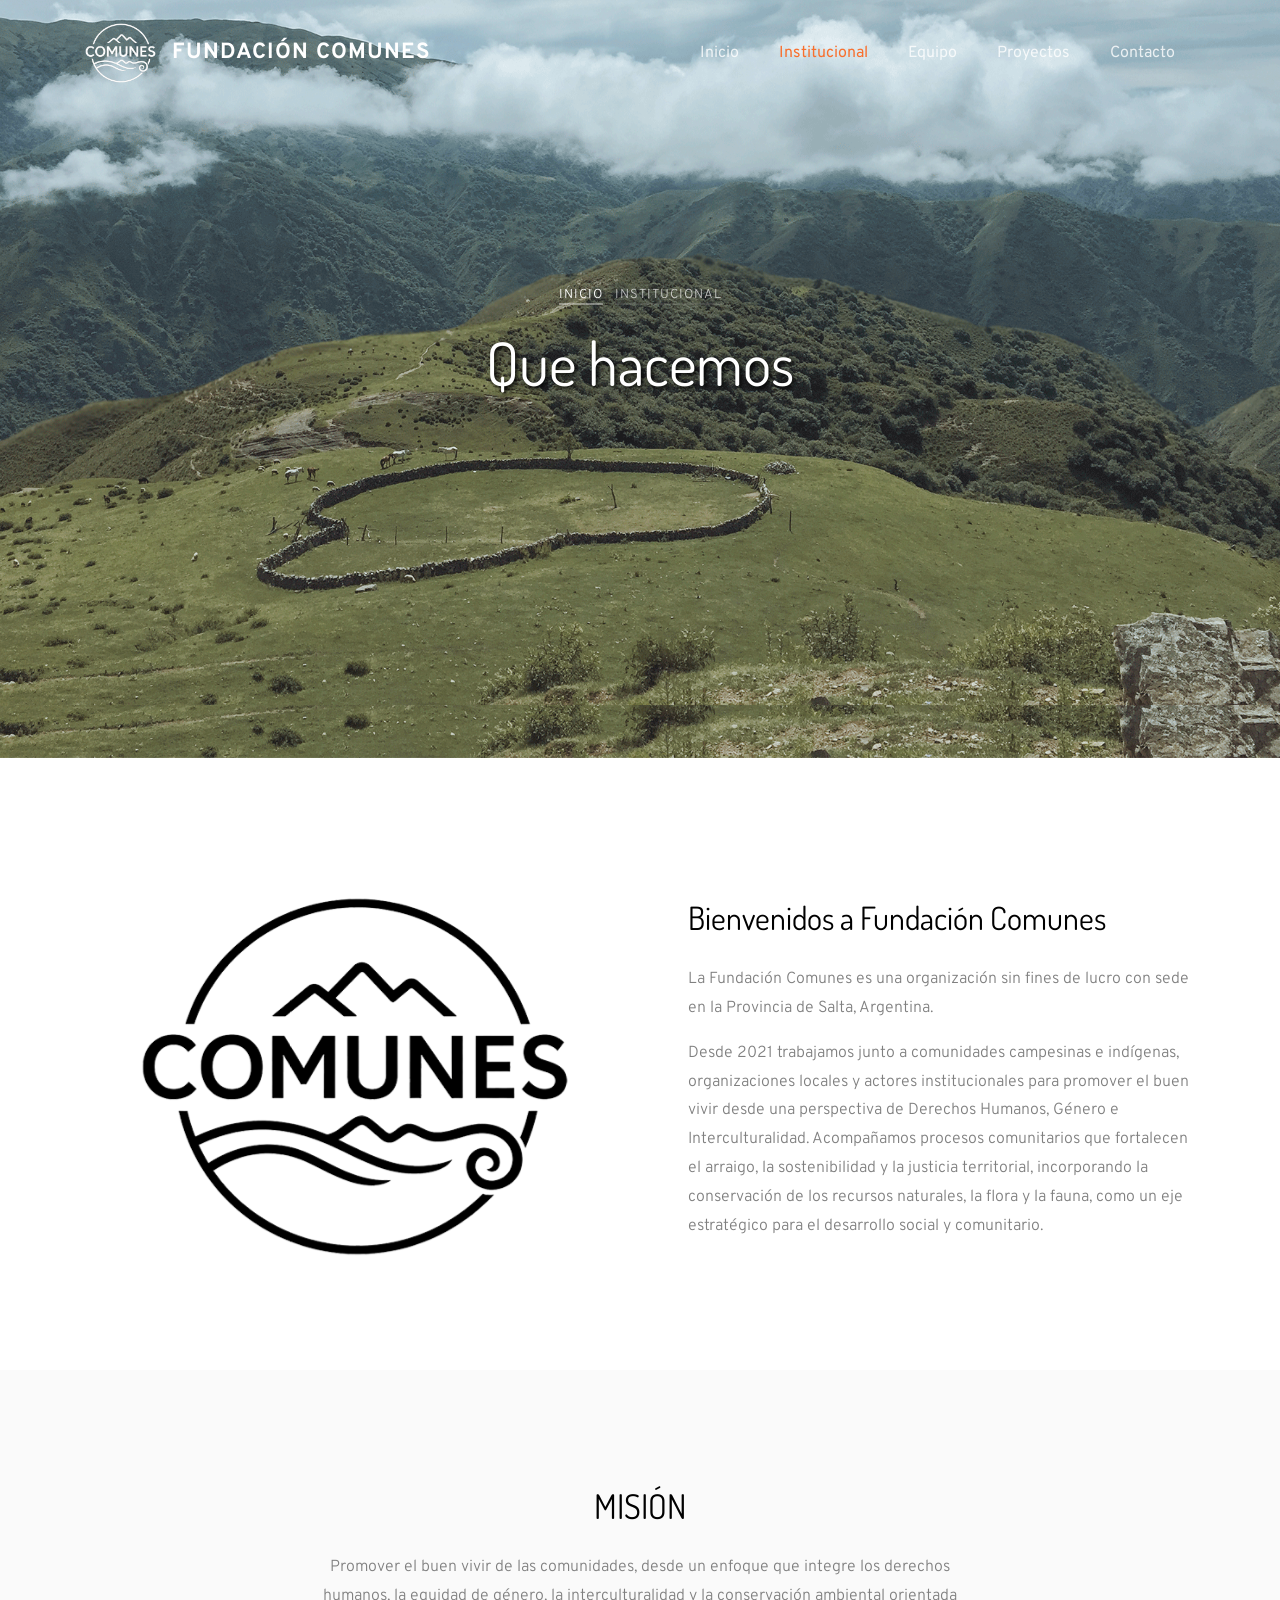
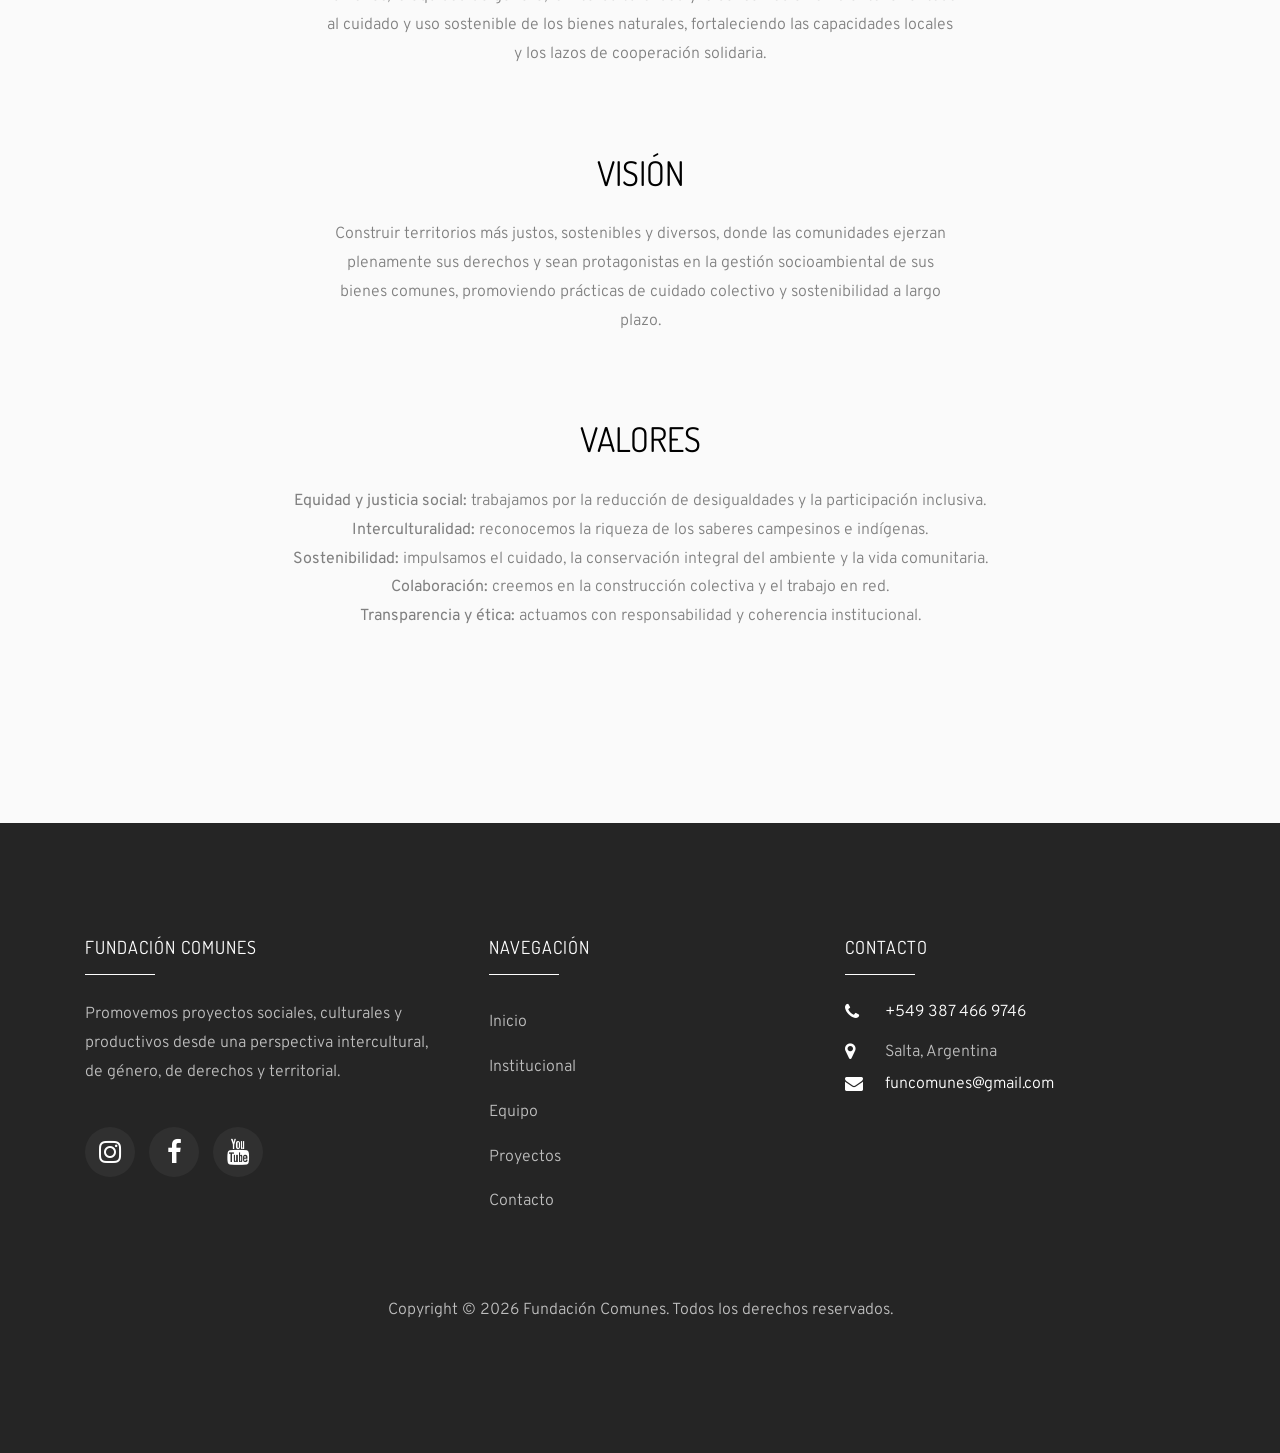
<file: institucional.html>
<!DOCTYPE html>
<html lang="es">

<head>
  <title>Fundación Comunes</title>
  <meta charset="utf-8">
  <meta name="viewport" content="width=device-width, initial-scale=1, shrink-to-fit=no">

  <!-- Meta básicos -->
  <meta name="description" content="Fundación Comunes" />
  <meta name="keywords"
    content="pueblos indígenas, Salta, campesinos, derechos humanos, interculturalidad, género, procesos comunitarios, cultura, recursos naturales, bienes comunes, territorio" />
  <meta name="author" content="Federico Casoni" />

  <!-- Open Graph -->
  <meta property="og:title" content="Fundación Comunes" />
  <meta property="og:description" content="Proyectos de promoción sociales, culturales y productivos" />
  <meta property="og:image" content="images/og.jpg" />
  <meta property="og:type" content="website" />

  <link href="https://fonts.googleapis.com/css?family=Dosis:200,300,400,500,700" rel="stylesheet">
  <link href="https://fonts.googleapis.com/css?family=Overpass:300,400,400i,600,700" rel="stylesheet">

  <link rel="stylesheet" href="css/open-iconic-bootstrap.min.css">
  <link rel="stylesheet" href="css/animate.css">
  <link rel="stylesheet" href="css/owl.carousel.min.css">
  <link rel="stylesheet" href="css/owl.theme.default.min.css">
  <link rel="stylesheet" href="css/magnific-popup.css">
  <link rel="stylesheet" href="css/aos.css">
  <link rel="stylesheet" href="css/ionicons.min.css">
  <link rel="stylesheet" href="css/bootstrap-datepicker.css">
  <link rel="stylesheet" href="css/jquery.timepicker.css">
  <link rel="stylesheet" href="css/flaticon.css">
  <link rel="stylesheet" href="css/icomoon.css">
  <link rel="stylesheet" href="css/style.css">
  <link rel="stylesheet" href="https://cdnjs.cloudflare.com/ajax/libs/font-awesome/6.5.0/css/all.min.css">
</head>

<body>

  <nav class="navbar navbar-expand-lg navbar-dark ftco_navbar bg-dark ftco-navbar-light" id="ftco-navbar">
    <div class="container">
      <a class="navbar-brand d-flex align-items-center" href="index.html">
        <img src="images/logo_comunes_blanco.png" alt="Fundación Comunes" height="60"
          class="brand-logo logo-light mr-3">
        <img src="images/logo_comunes_negro.png" alt="Fundación Comunes" height="60" class="brand-logo logo-dark mr-3">
        <span class="brand-text brand-text-short">Fundación Comunes</span>
      </a>

      <button class="navbar-toggler" type="button" data-toggle="collapse" data-target="#ftco-nav"
        aria-controls="ftco-nav" aria-expanded="false" aria-label="Abrir menú principal">
        <span class="oi oi-menu" aria-hidden="true"></span>
        <span class="sr-only">Abrir menú principal</span>
      </button>

      <div class="collapse navbar-collapse" id="ftco-nav">
        <ul class="navbar-nav ml-auto">
          <li class="nav-item">
            <a href="index.html" class="nav-link">Inicio</a>
          </li>
          <li class="nav-item active">
            <a href="institucional.html" class="nav-link">Institucional</a>
          </li>
          <li class="nav-item">
            <a href="equipo.html" class="nav-link">Equipo</a>
          </li>
          <li class="nav-item">
            <a href="proyectos.html" class="nav-link">Proyectos</a>
          </li>
          <li class="nav-item">
            <a href="#contacto" class="nav-link">Contacto</a>
          </li>
        </ul>
      </div>
    </div>
  </nav>

  <div class="hero-wrap" style="background-image: url('images/bg_5.png');" data-stellar-background-ratio="0.5">
    <div class="overlay"></div>
    <div class="container">
      <div class="row no-gutters slider-text align-items-center justify-content-center" data-scrollax-parent="true">
        <div class="col-md-7 ftco-animate text-center" data-scrollax="properties: { translateY: '70%' }">
          <p class="breadcrumbs" data-scrollax="properties: { translateY: '30%', opacity: 1 }">
            <span class="mr-2"><a href="index.html">Inicio</a></span>
            <span>Institucional</span>
          </p>
          <h1 class="mb-3 bread" data-scrollax="properties: { translateY: '30%', opacity: 1 }">Que hacemos</h1>
        </div>
      </div>
    </div>
  </div>

  <section class="ftco-section">
    <div class="container">
      <div class="row d-flex align-items-center">
        <div class="col-md-6 d-flex ftco-animate justify-content-center align-items-center">
          <img src="images/logo_comunes_negro.png" alt="Fundación Comunes" class="img-fluid" style="max-width: 80%;">
        </div>

        <div class="col-md-6 pl-md-5 ftco-animate">
          <h2 class="mb-4">Bienvenidos a Fundación Comunes</h2>
          <p>La Fundación Comunes es una organización sin fines de lucro con sede en la Provincia de Salta, Argentina.
          </p>
          <p>Desde 2021 trabajamos junto a comunidades campesinas e indígenas, organizaciones locales y actores
            institucionales para promover el buen vivir desde una perspectiva de Derechos Humanos, Género e
            Interculturalidad. Acompañamos procesos comunitarios que fortalecen el arraigo, la sostenibilidad y la
            justicia territorial, incorporando la conservación de los recursos naturales, la flora y la fauna, como un
            eje estratégico para el desarrollo social y comunitario.</p>
        </div>
      </div>
    </div>
  </section>

  <section class="ftco-section bg-light">
    <div class="container">

      <div class="row justify-content-center mb-5 pb-3">
        <div class="col-md-7 heading-section ftco-animate text-center">
          <h2 class="mb-4">Misión</h2>
          <p>Promover el buen vivir de las comunidades, desde un enfoque que integre los derechos humanos, la equidad
            de género, la interculturalidad y la conservación ambiental orientada al cuidado y uso sostenible de los
            bienes naturales, fortaleciendo las capacidades locales y los lazos de cooperación solidaria.</p>
        </div>
      </div>

      <div class="row justify-content-center mb-5 pb-3">
        <div class="col-md-7 heading-section ftco-animate text-center">
          <h2 class="mb-4">Visión</h2>
          <p>Construir territorios más justos, sostenibles y diversos, donde las comunidades ejerzan plenamente sus
            derechos y sean protagonistas en la gestión socioambiental de sus bienes comunes, promoviendo prácticas de
            cuidado colectivo y sostenibilidad a largo plazo.</p>
        </div>
      </div>

      <div class="row justify-content-center mb-5 pb-3">
        <div class="col-md-8 heading-section ftco-animate text-center">
          <h2 class="mb-4">Valores</h2>
          <p>
            <strong>Equidad y justicia social:</strong> trabajamos por la reducción de desigualdades y la participación
            inclusiva.<br>
            <strong>Interculturalidad:</strong> reconocemos la riqueza de los saberes campesinos e indígenas.<br>
            <strong>Sostenibilidad:</strong> impulsamos el cuidado, la conservación integral del ambiente y la vida
            comunitaria.<br>
            <strong>Colaboración:</strong> creemos en la construcción colectiva y el trabajo en red.<br>
            <strong>Transparencia y ética:</strong> actuamos con responsabilidad y coherencia institucional.
          </p>
        </div>
      </div>

    </div>
  </section>

  <footer class="ftco-footer ftco-section img" id="contacto">
    <div class="overlay"></div>
    <div class="container">
      <div class="row mb-5">

        <div class="col-md-4">
          <div class="ftco-footer-widget mb-4">
            <h2 class="ftco-heading-2">Fundación Comunes</h2>
            <p>Promovemos proyectos sociales, culturales y productivos desde una perspectiva intercultural, de género,
              de derechos y territorial.</p>
            <ul class="ftco-footer-social list-unstyled float-md-left float-lft mt-4">
              <li class="ftco-animate">
                <a href="https://www.instagram.com/funcomunes" target="_blank" rel="noopener"><span
                    class="icon-instagram"></span></a>
              </li>
              <li class="ftco-animate">
                <a href="https://www.facebook.com/fundacioncomunes" target="_blank" rel="noopener"><span
                    class="icon-facebook"></span></a>
              </li>
              <li class="ftco-animate">
                <a href="https://youtube.com/@fundacioncomunes?si=5uiAFhpxcmACmpN9" target="_blank" rel="noopener"><span
                    class="icon-youtube"></span></a>
              </li>
            </ul>
          </div>
        </div>

        <div class="col-md-4">
          <div class="ftco-footer-widget mb-4 ml-md-4">
            <h2 class="ftco-heading-2">Navegación</h2>
            <ul class="list-unstyled">
              <li><a href="index.html" class="py-2 d-block">Inicio</a></li>
              <li><a href="institucional.html" class="py-2 d-block">Institucional</a></li>
              <li><a href="equipo.html" class="py-2 d-block">Equipo</a></li>
              <li><a href="proyectos.html" class="py-2 d-block">Proyectos</a></li>
              <li><a href="contact.html" class="py-2 d-block">Contacto</a></li>
            </ul>
          </div>
        </div>

        <div class="col-md-4">
          <div class="ftco-footer-widget mb-4">
            <h2 class="ftco-heading-2">Contacto</h2>
            <div class="block-23 mb-3">
              <ul>
                <li><a href="#"><span class="icon icon-phone"></span><span class="text">+549 387 466 9746</span></a>
                </li>
                <li>
                  <span class="icon icon-map-marker"></span>
                  <span class="text">Salta, Argentina</span>
                </li>
                <li>
                  <a href="mailto:funcomunes@gmail.com">
                    <span class="icon icon-envelope"></span>
                    <span class="text">funcomunes@gmail.com</span>
                  </a>
                </li>
              </ul>
            </div>
          </div>
        </div>

      </div>

      <div class="row">
        <div class="col-md-12 text-center">
          <p>
            Copyright &copy;
            <script>document.write(new Date().getFullYear());</script>
            Fundación Comunes. Todos los derechos reservados.
          </p>
        </div>
      </div>
    </div>
  </footer>

  <div id="ftco-loader" class="show fullscreen">
    <svg class="circular" width="48px" height="48px">
      <circle class="path-bg" cx="24" cy="24" r="22" fill="none" stroke-width="4" stroke="#eeeeee"></circle>
      <circle class="path" cx="24" cy="24" r="22" fill="none" stroke-width="4" stroke-miterlimit="10" stroke="#F96D00">
      </circle>
    </svg>
  </div>

  <!-- Scripts Bootstrap 4 -->
  <script src="js/jquery.min.js"></script>
  <script src="js/jquery-migrate-3.0.1.min.js"></script>
  <script src="js/popper.min.js"></script>
  <script src="js/bootstrap.min.js"></script>

  <script src="js/jquery.easing.1.3.js"></script>
  <script src="js/jquery.waypoints.min.js"></script>
  <script src="js/jquery.stellar.min.js"></script>
  <script src="js/owl.carousel.min.js"></script>
  <script src="js/jquery.magnific-popup.min.js"></script>
  <script src="js/aos.js"></script>
  <script src="js/jquery.animateNumber.min.js"></script>
  <script src="js/bootstrap-datepicker.js"></script>
  <script src="js/jquery.timepicker.min.js"></script>
  <script src="js/scrollax.min.js"></script>
  <script src="js/main.js"></script>

</body>

</html>
</file>
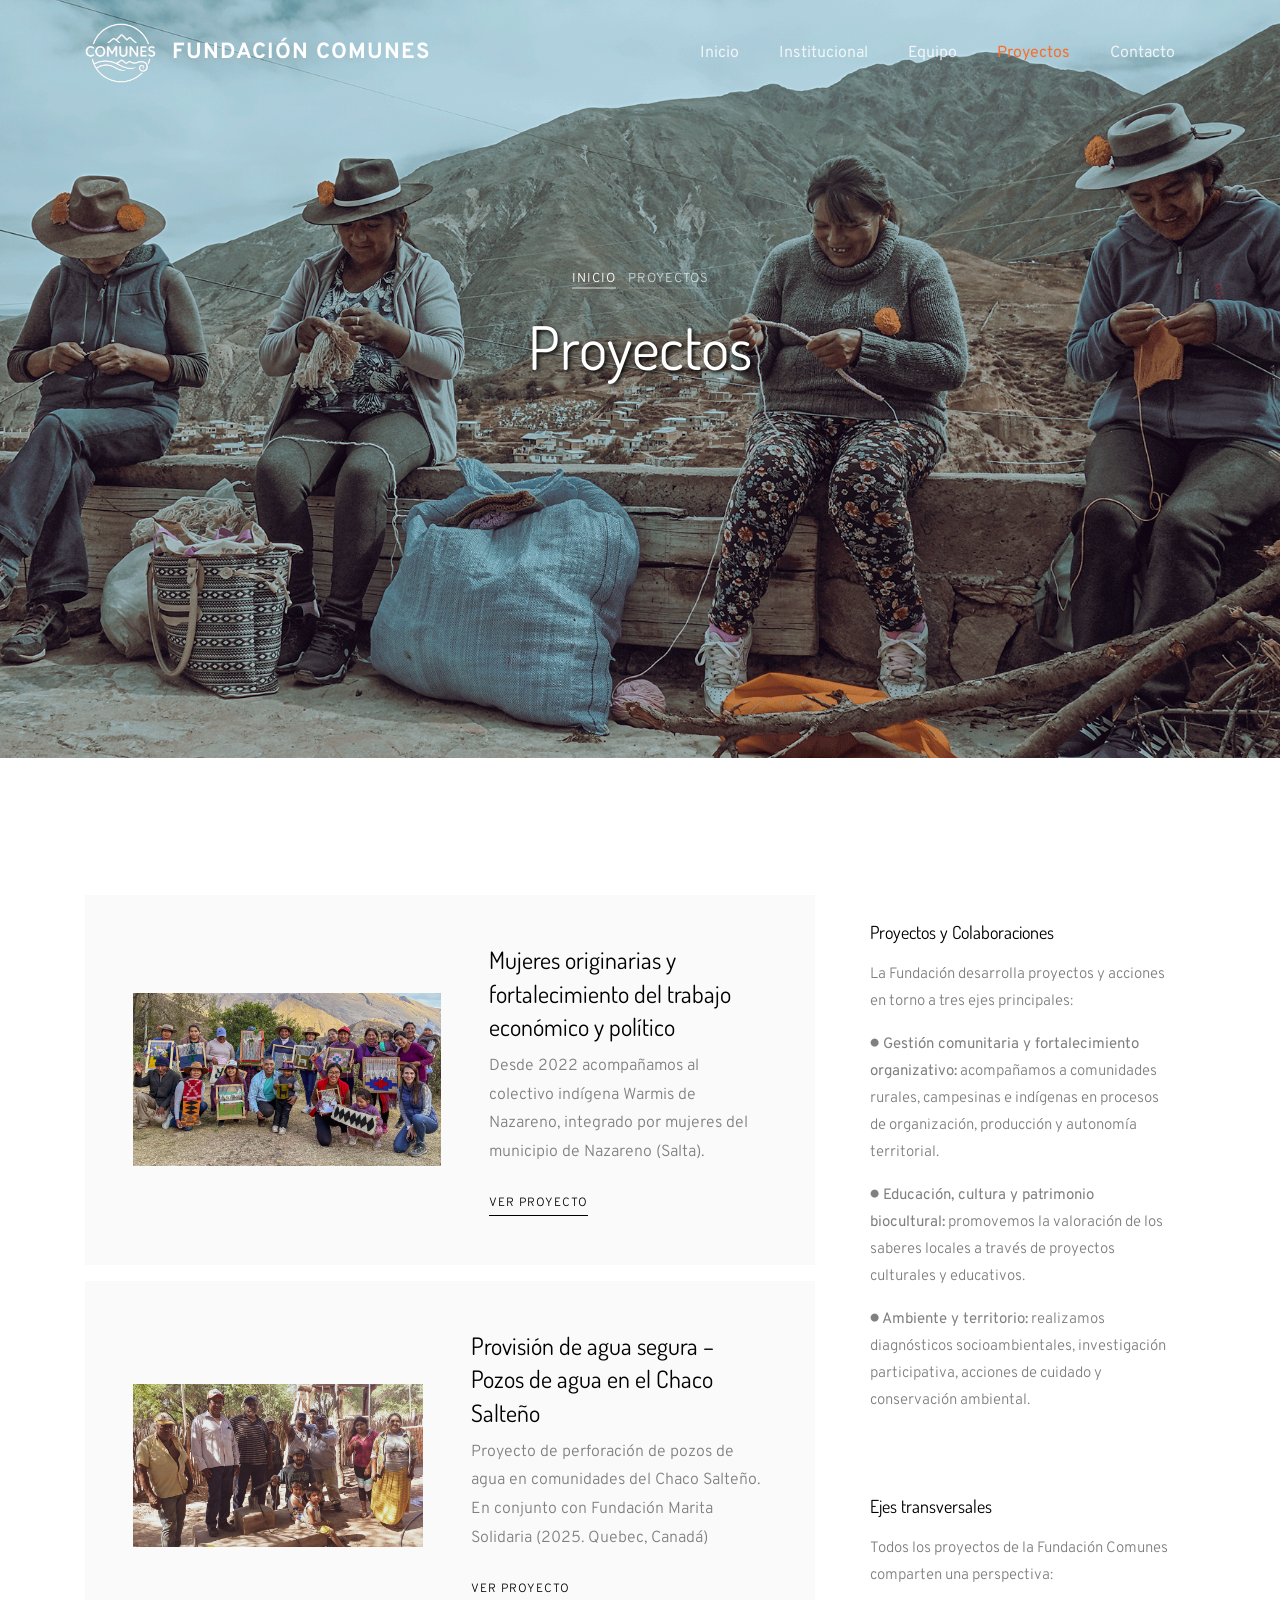
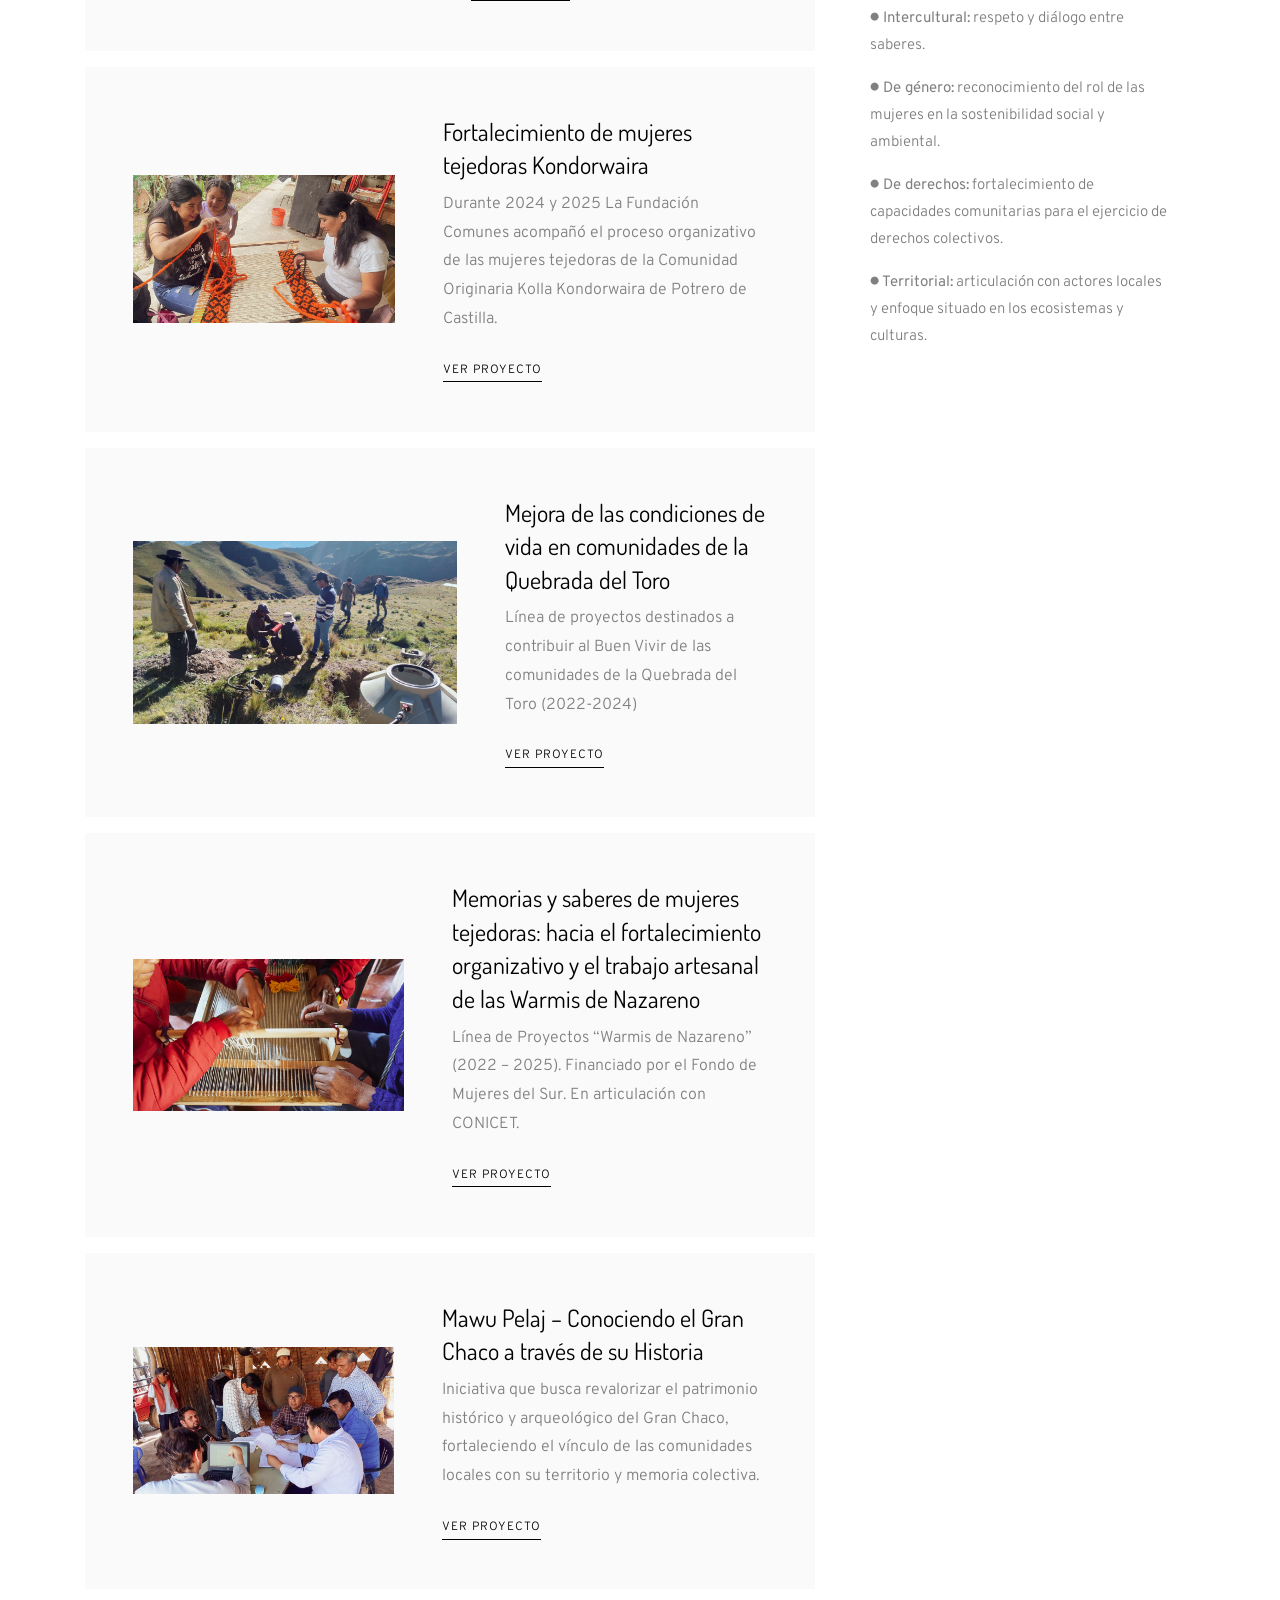
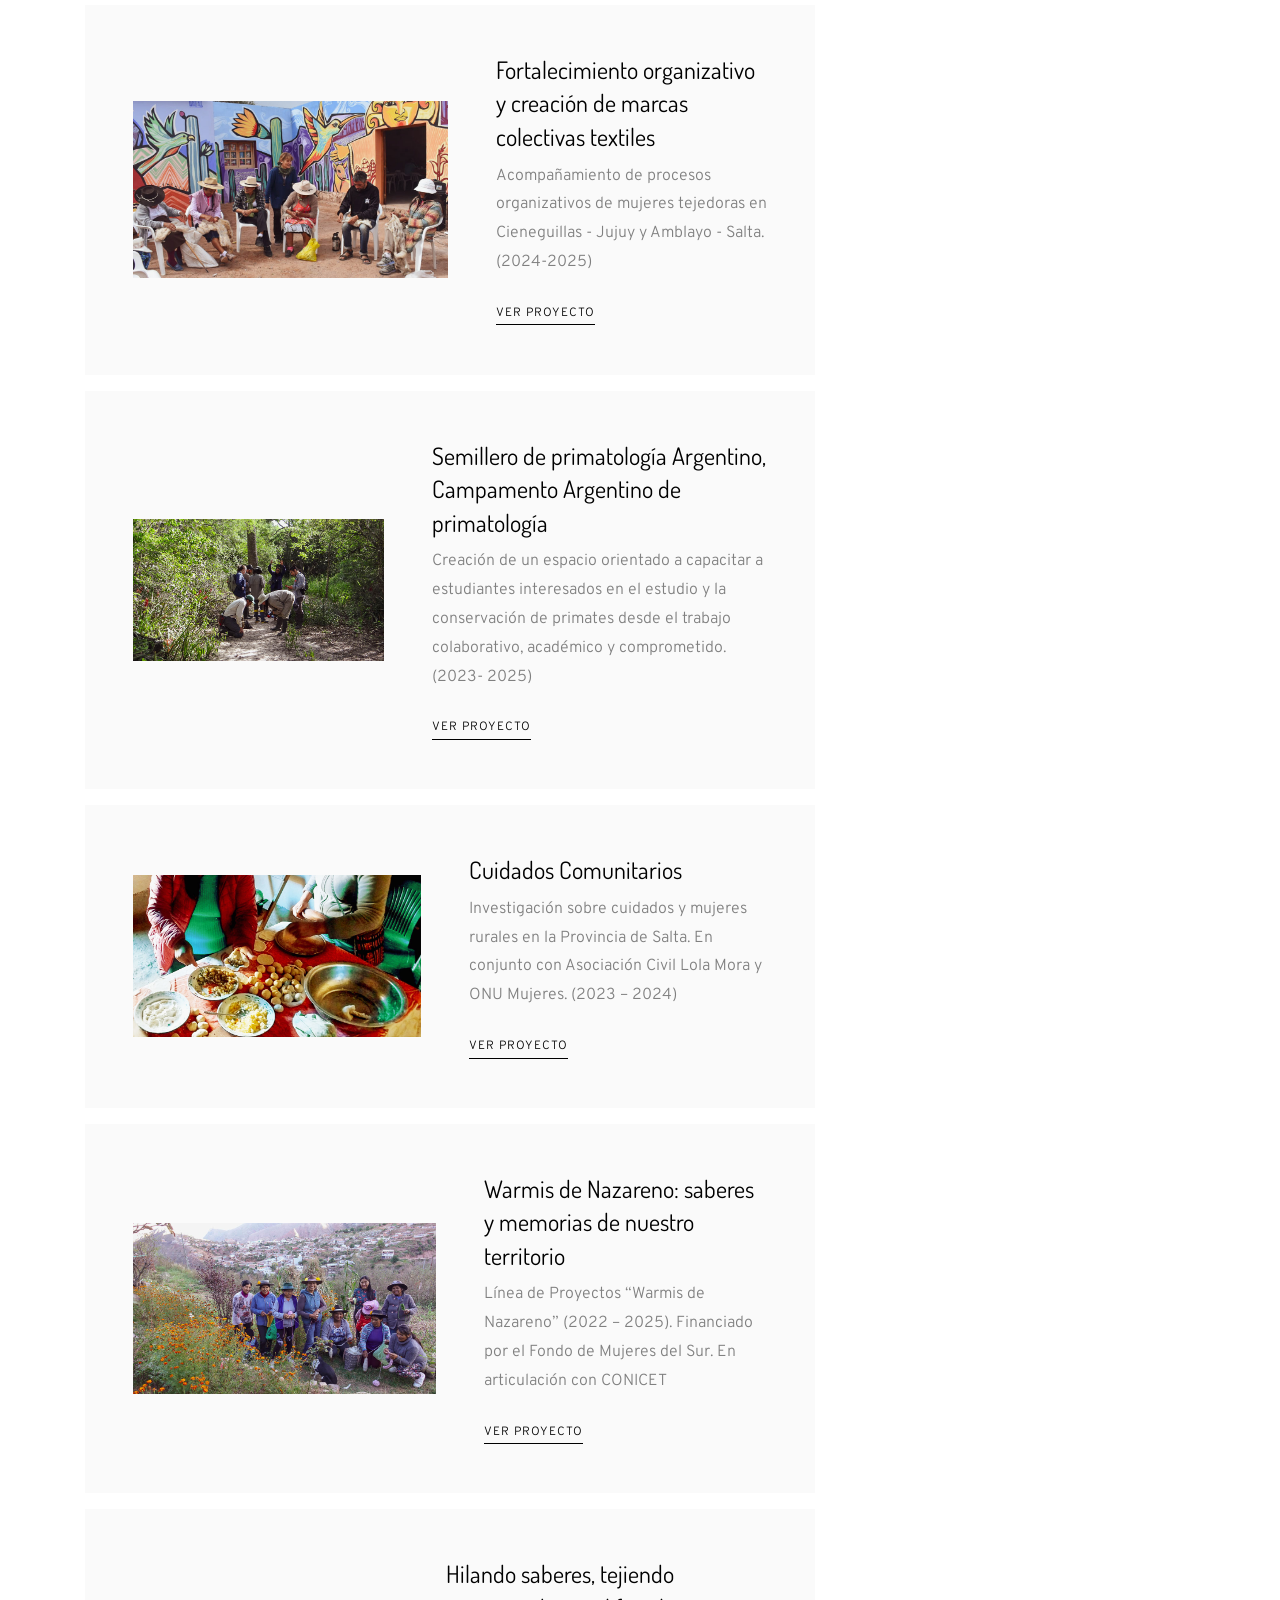
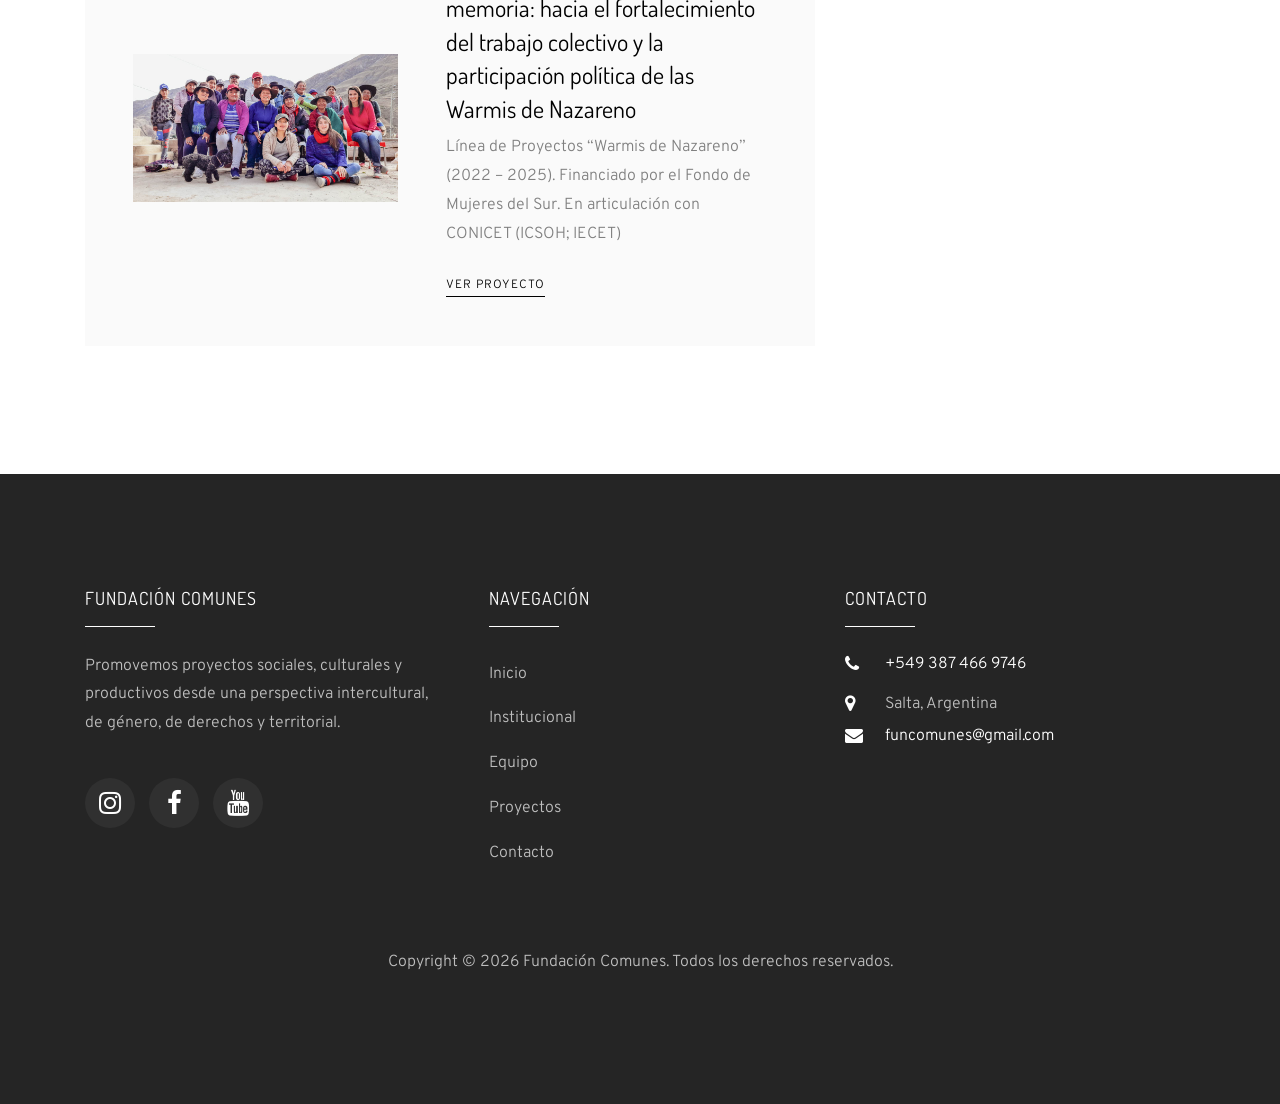
<file: proyectos.html>
<!DOCTYPE html>
<html lang="es">

<head>
  <title>Fundación Comunes | Proyectos</title>
  <meta charset="utf-8">
  <meta name="viewport" content="width=device-width, initial-scale=1, shrink-to-fit=no">

  <!-- Meta básicos -->
  <meta name="description" content="Proyectos de Fundación Comunes" />
  <meta name="keywords"
    content="pueblos indígenas, Salta, campesinos, derechos humanos, interculturalidad, género, procesos comunitarios, cultura, recursos naturales, bienes comunes, territorio" />
  <meta name="author" content="Federico Casoni" />

  <!-- Open Graph -->
  <meta property="og:title" content="Fundación Comunes | Proyectos" />
  <meta property="og:description" content="Proyectos de promoción sociales, culturales y productivos" />
  <meta property="og:image" content="images/og.jpg" />
  <meta property="og:type" content="website" />

  <link href="https://fonts.googleapis.com/css?family=Dosis:200,300,400,500,700" rel="stylesheet">
  <link href="https://fonts.googleapis.com/css?family=Overpass:300,400,400i,600,700" rel="stylesheet">

  <link rel="stylesheet" href="css/open-iconic-bootstrap.min.css">
  <link rel="stylesheet" href="css/animate.css">
  <link rel="stylesheet" href="css/owl.carousel.min.css">
  <link rel="stylesheet" href="css/owl.theme.default.min.css">
  <link rel="stylesheet" href="css/magnific-popup.css">
  <link rel="stylesheet" href="css/aos.css">
  <link rel="stylesheet" href="css/ionicons.min.css">
  <link rel="stylesheet" href="css/bootstrap-datepicker.css">
  <link rel="stylesheet" href="css/jquery.timepicker.css">
  <link rel="stylesheet" href="css/flaticon.css">
  <link rel="stylesheet" href="css/icomoon.css">
  <link rel="stylesheet" href="css/style.css">
  <link rel="stylesheet" href="https://cdnjs.cloudflare.com/ajax/libs/font-awesome/6.5.0/css/all.min.css">
</head>

<body>

  <nav class="navbar navbar-expand-lg navbar-dark ftco_navbar bg-dark ftco-navbar-light" id="ftco-navbar">
    <div class="container">
      <a class="navbar-brand d-flex align-items-center" href="index.html">
        <img src="images/logo_comunes_blanco.png" alt="Fundación Comunes" height="60"
          class="brand-logo logo-light mr-3">
        <img src="images/logo_comunes_negro.png" alt="Fundación Comunes" height="60" class="brand-logo logo-dark mr-3">
        <span class="brand-text brand-text-short">Fundación Comunes</span>
      </a>

      <button class="navbar-toggler" type="button" data-toggle="collapse" data-target="#ftco-nav"
        aria-controls="ftco-nav" aria-expanded="false" aria-label="Abrir menú principal">
        <span class="oi oi-menu" aria-hidden="true"></span>
        <span class="sr-only">Abrir menú principal</span>
      </button>

      <div class="collapse navbar-collapse" id="ftco-nav">
        <ul class="navbar-nav ml-auto">
          <li class="nav-item">
            <a href="index.html" class="nav-link">Inicio</a>
          </li>
          <li class="nav-item">
            <a href="institucional.html" class="nav-link">Institucional</a>
          </li>
          <li class="nav-item">
            <a href="equipo.html" class="nav-link">Equipo</a>
          </li>
          <li class="nav-item active">
            <a href="proyectos.html" class="nav-link">Proyectos</a>
          </li>
          <li class="nav-item">
            <a href="#contacto" class="nav-link">Contacto</a>
          </li>
        </ul>
      </div>
    </div>
  </nav>


  <div class="hero-wrap" style="background-image: url('images/bg_2.png');" data-stellar-background-ratio="0.5">
    <div class="overlay"></div>
    <div class="container">
      <div class="row no-gutters slider-text align-items-center justify-content-center" data-scrollax-parent="true">
        <div class="col-md-7 ftco-animate text-center" data-scrollax="properties: { translateY: '70%' }">
          <p class="breadcrumbs" data-scrollax="properties: { translateY: '30%', opacity: 1 }">
            <span class="mr-2"><a href="index.html">Inicio</a></span>
            <span>Proyectos</span>
          </p>
          <h1 class="mb-5 bread" data-scrollax="properties: { translateY: '30%', opacity: 1 }">Proyectos</h1>
        </div>
      </div>
    </div>
  </div>

  <section class="ftco-section ftco-degree-bg">
    <div class="container">
      <!-- <div class="row justify-content-center mb-5 pb-3">
        <div class="col-md-7 heading-section ftco-animate text-center">
          <h2 class="mb-4">Proyectos</h2>
          <p>Proyectos y acciones realizados por Comunes.</p>
        </div>
      </div> -->
      <div class="row">


        <div class="col-md-8">

          <div class="ftco-animate mb-3" id="1">
            <div class="about-author d-flex p-5 bg-light proyecto-card">
              <div class="bio align-self-md-center mr-5">
                <img src="images/Proyecto_1.jpg"
                  alt="Mujeres originarias y fortalecimiento del trabajo económico y político"
                  class="img-fluid mb-4 mb-md-0">
              </div>
              <div class="desc align-self-md-center">
                <h3>Mujeres originarias y fortalecimiento del trabajo económico y político</h3>
                <p>
                  Desde 2022 acompañamos al colectivo indígena Warmis de Nazareno, integrado por mujeres del municipio
                  de
                  Nazareno (Salta).
                </p>

                <a href="#" class="proyecto-link" data-toggle="modal" data-target="#proyectoModal1">
                  Ver proyecto
                </a>
              </div>
            </div>
          </div>

          <div class="ftco-animate mb-3" id="2">
            <div class="about-author d-flex p-5 bg-light proyecto-card">
              <div class="bio align-self-md-center mr-5">
                <img src="images/Proyecto_2.jpg" alt="Provisión de agua segura – Pozos de agua en el Chaco Salteño"
                  class="img-fluid mb-4 mb-md-0">
              </div>
              <div class="desc align-self-md-center">
                <h3>Provisión de agua segura – Pozos de agua en el Chaco Salteño</h3>
                <p>
                  Proyecto de perforación de pozos de agua en comunidades del Chaco Salteño. En conjunto con Fundación
                  Marita Solidaria (2025. Quebec, Canadá)
                </p>

                <a href="#" class="proyecto-link" data-toggle="modal" data-target="#proyectoModal2">
                  Ver proyecto
                </a>
              </div>
            </div>
          </div>

          <div class="ftco-animate mb-3" id="3">
            <div class="about-author d-flex p-5 bg-light proyecto-card">
              <div class="bio align-self-md-center mr-5">
                <img src="images/Proyecto_3.jpg" alt="Fortalecimiento de mujeres tejedoras Kondorwaira"
                  class="img-fluid mb-4 mb-md-0">
              </div>
              <div class="desc align-self-md-center">
                <h3>Fortalecimiento de mujeres tejedoras Kondorwaira</h3>
                <p>
                  Durante 2024 y 2025 La Fundación Comunes acompañó el proceso organizativo de las mujeres tejedoras de
                  la
                  Comunidad Originaria Kolla Kondorwaira de Potrero de Castilla.
                </p>

                <a href="#" class="proyecto-link" data-toggle="modal" data-target="#proyectoModal3">
                  Ver proyecto
                </a>
              </div>
            </div>
          </div>

          <div class="ftco-animate mb-3" id="4">
            <div class="about-author d-flex p-5 bg-light proyecto-card">
              <div class="bio align-self-md-center mr-5">
                <img src="images/Proyecto_4.jpg"
                  alt="Mejora de las condiciones de vida en comunidades de la Quebrada del Toro"
                  class="img-fluid mb-4 mb-md-0">
              </div>
              <div class="desc align-self-md-center">
                <h3>Mejora de las condiciones de vida en comunidades de la Quebrada del Toro</h3>
                <p>
                  Línea de proyectos destinados a contribuir al Buen Vivir de las comunidades de la Quebrada del Toro
                  (2022-2024)
                </p>

                <a href="#" class="proyecto-link" data-toggle="modal" data-target="#proyectoModal4">
                  Ver proyecto
                </a>
              </div>
            </div>
          </div>

          <div class="ftco-animate mb-3" id="5">
            <div class="about-author d-flex p-5 bg-light proyecto-card">
              <div class="bio align-self-md-center mr-5">
                <img src="images/Proyecto_5.jpg"
                  alt="Memorias y saberes de mujeres tejedoras: hacia el fortalecimiento organizativo y el trabajo artesanal de las Warmis de Nazareno"
                  class="img-fluid mb-4 mb-md-0">
              </div>
              <div class="desc align-self-md-center">
                <h3>Memorias y saberes de mujeres tejedoras: hacia el fortalecimiento organizativo y el trabajo
                  artesanal
                  de las Warmis de Nazareno</h3>
                <p>
                  Línea de Proyectos “Warmis de Nazareno” (2022 – 2025). Financiado por el Fondo de Mujeres del Sur. En
                  articulación con CONICET.
                </p>

                <a href="#" class="proyecto-link" data-toggle="modal" data-target="#proyectoModal5">
                  Ver proyecto
                </a>
              </div>
            </div>
          </div>

          <div class="ftco-animate mb-3" id="6">
            <div class="about-author d-flex p-5 bg-light proyecto-card">
              <div class="bio align-self-md-center mr-5">
                <img src="images/Proyecto_6.jpg" alt="Mawu Pelaj – Conociendo el Gran Chaco a través de su Historia"
                  class="img-fluid mb-4 mb-md-0">
              </div>
              <div class="desc align-self-md-center">
                <h3>Mawu Pelaj – Conociendo el Gran Chaco a través de su Historia</h3>
                <p>
                  Iniciativa que busca revalorizar el patrimonio histórico y arqueológico del Gran Chaco, fortaleciendo
                  el
                  vínculo de las comunidades locales con su territorio y memoria colectiva.
                </p>

                <a href="#" class="proyecto-link" data-toggle="modal" data-target="#proyectoModal6">
                  Ver proyecto
                </a>
              </div>
            </div>
          </div>

          <div class="ftco-animate mb-3" id="7">
            <div class="about-author d-flex p-5 bg-light proyecto-card">
              <div class="bio align-self-md-center mr-5">
                <img src="images/Proyecto_7.jpg"
                  alt="Fortalecimiento organizativo y creación de marcas colectivas textiles"
                  class="img-fluid mb-4 mb-md-0">
              </div>
              <div class="desc align-self-md-center">
                <h3>Fortalecimiento organizativo y creación de marcas colectivas textiles</h3>
                <p>
                  Acompañamiento de procesos organizativos de mujeres tejedoras en Cieneguillas - Jujuy y Amblayo -
                  Salta. (2024-2025)
                </p>

                <a href="#" class="proyecto-link" data-toggle="modal" data-target="#proyectoModal7">
                  Ver proyecto
                </a>
              </div>
            </div>
          </div>

          <div class="ftco-animate mb-3" id="8">
            <div class="about-author d-flex p-5 bg-light proyecto-card">
              <div class="bio align-self-md-center mr-5">
                <img src="images/Proyecto_8.jpg"
                  alt="Semillero de primatología Argentino, Campamento Argentino de primatología"
                  class="img-fluid mb-4 mb-md-0">
              </div>
              <div class="desc align-self-md-center">
                <h3>Semillero de primatología Argentino, Campamento Argentino de primatología</h3>
                <p>
                  Creación de un espacio orientado a capacitar a estudiantes interesados en el estudio y la
                  conservación de primates desde el trabajo colaborativo, académico y comprometido. (2023- 2025)
                </p>

                <a href="#" class="proyecto-link" data-toggle="modal" data-target="#proyectoModal8">
                  Ver proyecto
                </a>
              </div>
            </div>
          </div>

          <div class="ftco-animate mb-3" id="9">
            <div class="about-author d-flex p-5 bg-light proyecto-card">
              <div class="bio align-self-md-center mr-5">
                <img src="images/Proyecto_9.jpg" alt="Cuidados Comunitarios" class="img-fluid mb-4 mb-md-0">
              </div>
              <div class="desc align-self-md-center">
                <h3>Cuidados Comunitarios</h3>
                <p>
                  Investigación sobre cuidados y mujeres rurales en la Provincia de Salta. En conjunto con Asociación
                  Civil Lola Mora y ONU Mujeres. (2023 – 2024)
                </p>

                <a href="#" class="proyecto-link" data-toggle="modal" data-target="#proyectoModal9">
                  Ver proyecto
                </a>
              </div>
            </div>
          </div>

          <div class="ftco-animate mb-3" id="10">
            <div class="about-author d-flex p-5 bg-light proyecto-card">
              <div class="bio align-self-md-center mr-5">
                <img src="images/Proyecto_10.jpg" alt="Warmis de Nazareno: saberes y memorias de nuestro territorio"
                  class="img-fluid mb-4 mb-md-0">
              </div>
              <div class="desc align-self-md-center">
                <h3>Warmis de Nazareno: saberes y memorias de nuestro territorio</h3>
                <p>
                  Línea de Proyectos “Warmis de Nazareno” (2022 – 2025). Financiado por el Fondo de Mujeres del Sur.
                  En articulación con CONICET
                </p>

                <a href="#" class="proyecto-link" data-toggle="modal" data-target="#proyectoModal10">
                  Ver proyecto
                </a>
              </div>
            </div>
          </div>

          <div class="ftco-animate mb-3" id="11">
            <div class="about-author d-flex p-5 bg-light proyecto-card">
              <div class="bio align-self-md-center mr-5">
                <img src="images/Proyecto_11.jpg" alt="Hilando saberes, tejiendo memoria"
                  class="img-fluid mb-4 mb-md-0">
              </div>
              <div class="desc align-self-md-center">
                <h3>Hilando saberes, tejiendo memoria: hacia el fortalecimiento del trabajo colectivo y la participación
                  política de las Warmis de Nazareno</h3>
                <p>
                  Línea de Proyectos “Warmis de Nazareno” (2022 – 2025). Financiado por el Fondo de Mujeres del Sur. En
                  articulación con CONICET (ICSOH; IECET)
                </p>

                <a href="#" class="proyecto-link" data-toggle="modal" data-target="#proyectoModal11">
                  Ver proyecto
                </a>
              </div>
            </div>
          </div>

        </div>

        <div class="col-md-4 sidebar ftco-animate">
          <div class="sidebar-box ftco-animate">
            <h3 class="mb-3">Proyectos y Colaboraciones</h3>
            <p>
              La Fundación desarrolla proyectos y acciones en torno a tres ejes principales:
            </p>
            <p>
              <strong>● Gestión comunitaria y fortalecimiento organizativo:</strong>
              acompañamos a comunidades rurales, campesinas e indígenas en procesos de organización,
              producción y autonomía territorial.
            </p>
            <p>
              <strong>● Educación, cultura y patrimonio biocultural:</strong>
              promovemos la valoración de los saberes locales a través de proyectos culturales y educativos.
            </p>
            <p>
              <strong>● Ambiente y territorio:</strong>
              realizamos diagnósticos socioambientales, investigación participativa, acciones de cuidado y
              conservación
              ambiental.
            </p>
          </div>

          <div class="sidebar-box ftco-animate">
            <h3 class="mb-3">Ejes transversales</h3>
            <p>
              Todos los proyectos de la Fundación Comunes comparten una perspectiva:
            </p>
            <p>
              <strong>● Intercultural:</strong>
              respeto y diálogo entre saberes.
            </p>
            <p>
              <strong>● De género:</strong>
              reconocimiento del rol de las mujeres en la sostenibilidad social y ambiental.
            </p>
            <p>
              <strong>● De derechos:</strong>
              fortalecimiento de capacidades comunitarias para el ejercicio de derechos colectivos.
            </p>
            <p>
              <strong>● Territorial:</strong>
              articulación con actores locales y enfoque situado en los ecosistemas y culturas.
            </p>
          </div>
        </div>
      </div>
    </div>
  </section>

  <footer class="ftco-footer ftco-section img" id="contacto">
    <div class="overlay"></div>
    <div class="container">
      <div class="row mb-5">

        <div class="col-md-4">
          <div class="ftco-footer-widget mb-4">
            <h2 class="ftco-heading-2">Fundación Comunes</h2>
            <p>Promovemos proyectos sociales, culturales y productivos desde una perspectiva intercultural, de género,
              de derechos y territorial.</p>
            <ul class="ftco-footer-social list-unstyled float-md-left float-lft mt-4">
              <li class="ftco-animate">
                <a href="https://www.instagram.com/funcomunes" target="_blank" rel="noopener"><span
                    class="icon-instagram"></span></a>
              </li>
              <li class="ftco-animate">
                <a href="https://www.facebook.com/fundacioncomunes" target="_blank" rel="noopener"><span
                    class="icon-facebook"></span></a>
              </li>
              <li class="ftco-animate">
                <a href="https://youtube.com/@fundacioncomunes?si=5uiAFhpxcmACmpN9" target="_blank" rel="noopener"><span
                    class="icon-youtube"></span></a>
              </li>
            </ul>
          </div>
        </div>

        <div class="col-md-4">
          <div class="ftco-footer-widget mb-4 ml-md-4">
            <h2 class="ftco-heading-2">Navegación</h2>
            <ul class="list-unstyled">
              <li><a href="index.html" class="py-2 d-block">Inicio</a></li>
              <li><a href="institucional.html" class="py-2 d-block">Institucional</a></li>
              <li><a href="equipo.html" class="py-2 d-block">Equipo</a></li>
              <li><a href="proyectos.html" class="py-2 d-block">Proyectos</a></li>
              <li><a href="contact.html" class="py-2 d-block">Contacto</a></li>
            </ul>
          </div>
        </div>

        <div class="col-md-4">
          <div class="ftco-footer-widget mb-4">
            <h2 class="ftco-heading-2">Contacto</h2>
            <div class="block-23 mb-3">
              <ul>
                <li><a href="#"><span class="icon icon-phone"></span><span class="text">+549 387 466 9746</span></a>
                </li>
                <li>
                  <span class="icon icon-map-marker"></span>
                  <span class="text">Salta, Argentina</span>
                </li>
                <li>
                  <a href="mailto:funcomunes@gmail.com">
                    <span class="icon icon-envelope"></span>
                    <span class="text">funcomunes@gmail.com</span>
                  </a>
                </li>
              </ul>
            </div>
          </div>
        </div>

      </div>

      <div class="row">
        <div class="col-md-12 text-center">
          <p>
            Copyright &copy;
            <script>document.write(new Date().getFullYear());</script>
            Fundación Comunes. Todos los derechos reservados.
          </p>
        </div>
      </div>
    </div>
  </footer>

  <!-- Modal fuera del contenido principal -->
  <div class="modal fade" id="proyectoModal1" tabindex="-1" role="dialog" aria-labelledby="proyectoModal1Label"
    aria-hidden="true">
    <div class="modal-dialog modal-dialog-centered modal-lg" role="document">
      <div class="modal-content">
        <div class="modal-header">
          <h5 class="modal-title" id="proyectoModal1Label">
            Mujeres originarias y fortalecimiento del trabajo económico y político
          </h5>
          <button type="button" class="close" data-dismiss="modal" aria-label="Cerrar">
            <span aria-hidden="true">&times;</span>
          </button>
        </div>
        <div class="modal-body" style="max-height: 70vh; overflow-y: auto;">
          <img src="images/Proyecto_1.jpg" alt="Mujeres originarias y fortalecimiento del trabajo económico y político"
            class="img-fluid mb-4">

          <p>
            Desde 2022 acompañamos al colectivo indígena Warmis de Nazareno, integrado por mujeres del municipio de
            Nazareno (Salta).
          </p>

          <p>
            Durante 2024 y 2025 La Fundación Comunes acompañó el proceso organizativo de las mujeres tejedoras de la
            Comunidad Originaria Kolla Kondorwaira de Potrero de Castilla, fortaleciendo la recuperación de sus saberes
            y conocimientos textiles ancestrales. El trabajo puso en valor el conocimiento de las mujeres como
            patrimonio biocultural inmaterial y promovió la construcción de nuevas alternativas económicas desde una
            perspectiva comunitaria.
            Las acciones se desarrollaron en el marco de dos financiamientos: el primero, con el proyecto “Lanas y
            colores. Saberes textiles y patrimonio biocultural inmaterial de la comunidad Kondorwaira” (2025) que fue
            presentado en la 9.ª Convocatoria del Programa Puntos de Cultura del Ministerio de Cultura de la Nación; y
            el segundo, mediante el proyecto “Tejiendo Sueños. Consolidación del grupo Mujeres Tejedoras Kondorwaira”
            (2025), impulsado por la Secretaría de Coordinación Interministerial del Gobierno de Salta.
          </p>
        </div>
      </div>
    </div>
  </div>

  <div class="modal fade" id="proyectoModal2" tabindex="-1" role="dialog" aria-labelledby="proyectoModal2Label"
    aria-hidden="true">
    <div class="modal-dialog modal-dialog-centered modal-lg" role="document">
      <div class="modal-content">
        <div class="modal-header">
          <h5 class="modal-title" id="proyectoModal2Label">
            Provisión de agua segura – Pozos de agua en el Chaco Salteño
          </h5>
          <button type="button" class="close" data-dismiss="modal" aria-label="Cerrar">
            <span aria-hidden="true">&times;</span>
          </button>
        </div>
        <div class="modal-body" style="max-height: 70vh; overflow-y: auto;">
          <img src="images/Proyecto_2b.jpg" alt="Provisión de agua segura – Pozos de agua en el Chaco Salteño"
            class="img-fluid mb-4">

          <p>
            <strong>Proyecto de perforación de pozos de agua en comunidades del Chaco Salteño. En conjunto con Fundación
              Marita
              Solidaria (2025. Quebec, Canadá)</strong>
          </p>

          <p>
            Mediante convenio con la Fundación Marita Solidaria (Quebec, Canadá), la Fundación
            Comunes desarrolla proyectos de perforación de pozos de agua en comunidades del Chaco salteño. El acuerdo
            establece asistencia técnica, coordinación territorial y ejecución de obras, en colaboración con los poceros
            comunitarios de la organización Wichí Universidad del Monte de Misión Chaqueña, Embarcación, Salta
            El proyecto busca garantizar el acceso al agua segura y fortalecer las capacidades locales de gestión de
            este recurso esencial.

          </p>
        </div>
      </div>
    </div>
  </div>

  <div class="modal fade" id="proyectoModal3" tabindex="-1" role="dialog" aria-labelledby="proyectoModal3Label"
    aria-hidden="true">
    <div class="modal-dialog modal-dialog-centered modal-lg" role="document">
      <div class="modal-content">
        <div class="modal-header">
          <h5 class="modal-title" id="proyectoModal3Label">
            Fortalecimiento de mujeres tejedoras Kondorwaira (2024- 2025)
          </h5>
          <button type="button" class="close" data-dismiss="modal" aria-label="Cerrar">
            <span aria-hidden="true">&times;</span>
          </button>
        </div>
        <div class="modal-body" style="max-height: 70vh; overflow-y: auto;">
          <img src="images/Proyecto_3.jpg" alt="Fortalecimiento de mujeres tejedoras Kondorwaira (2024- 2025)"
            class="img-fluid mb-4">

          <p>
            Durante 2024 y 2025 La Fundación Comunes acompañó el proceso organizativo de las mujeres tejedoras de la
            Comunidad Originaria Kolla Kondorwaira de Potrero de Castilla, fortaleciendo la recuperación de sus saberes
            y conocimientos textiles ancestrales. El trabajo puso en valor el conocimiento de las mujeres como
            patrimonio biocultural inmaterial y promovió la construcción de nuevas alternativas económicas desde una
            perspectiva comunitaria.
            Las acciones se desarrollaron en el marco de dos financiamientos: el primero, con el proyecto “Lanas y
            colores. Saberes textiles y patrimonio biocultural inmaterial de la comunidad Kondorwaira” (2025) que fue
            presentado en la 9.ª Convocatoria del Programa Puntos de Cultura del Ministerio de Cultura de la Nación; y
            el segundo, mediante el proyecto “Tejiendo Sueños. Consolidación del grupo Mujeres Tejedoras Kondorwaira”
            (2025), impulsado por la Secretaría de Coordinación Interministerial del Gobierno de Salta.

          </p>
        </div>
      </div>
    </div>
  </div>

  <div class="modal fade" id="proyectoModal4" tabindex="-1" role="dialog" aria-labelledby="proyectoModal4Label"
    aria-hidden="true">
    <div class="modal-dialog modal-dialog-centered modal-lg" role="document">
      <div class="modal-content">
        <div class="modal-header">
          <h5 class="modal-title" id="proyectoModal4Label">
            Mejora de las condiciones de vida en comunidades de la Quebrada del Toro
          </h5>
          <button type="button" class="close" data-dismiss="modal" aria-label="Cerrar">
            <span aria-hidden="true">&times;</span>
          </button>
        </div>
        <div class="modal-body" style="max-height: 70vh; overflow-y: auto;">
          <img src="images/Proyecto_4.jpg"
            alt="Mejora de las condiciones de vida en comunidades de la Quebrada del Toro" class="img-fluid mb-4">

          <p><strong>Línea de proyectos destinados a contribuir al Buen Vivir de las comunidades de la Quebrada del Toro
              (2022-2024)</strong></p>

          <p>
            Durante los años 2022 al 2024 integrantes de Comunes participaron de diversos proyectos con el fin de
            contribuir al Buen Vivir de las comunidades de la Quebrada del Toro, particularmente en las localidades de
            Puesto Grande El Toro, Cerro Negro del Tirao y alrededores. Se ejecutaron 3 proyectos que promovieron el
            acceso y manejo sustentable del agua, el aprovechamiento de la energía solar y la mejora de los sistemas
            agrícolas y ganaderos locales, a partir del uso responsable de los recursos naturales disponibles y de la
            valorización de los saberes, conocimientos ancestrales y prácticas territoriales. El desarrollo de estas
            iniciativas, buscó desarrollar soluciones integrales y sostenibles orientadas a mejorar el hábitat rural y
            las condiciones de vida, fortaleciendo la soberanía hídrica, energética y productiva, desde un enfoque
            metodológico basado en la co-construcción de conocimientos a través del diálogo de saberes, la innovación
            tecnológica apropiada y el trabajo colaborativo con las comunidades, acompañando procesos territoriales
            priorizados por ellas mismas.

          </p>
        </div>
      </div>
    </div>
  </div>

  <div class="modal fade" id="proyectoModal5" tabindex="-1" role="dialog" aria-labelledby="proyectoModal5Label"
    aria-hidden="true">
    <div class="modal-dialog modal-dialog-centered modal-lg" role="document">
      <div class="modal-content">
        <div class="modal-header">
          <h5 class="modal-title" id="proyectoModal5Label">
            Memorias y saberes de mujeres tejedoras: hacia el fortalecimiento organizativo y el trabajo artesanal de las
            Warmis de Nazareno
          </h5>
          <button type="button" class="close" data-dismiss="modal" aria-label="Cerrar">
            <span aria-hidden="true">&times;</span>
          </button>
        </div>
        <div class="modal-body" style="max-height: 70vh; overflow-y: auto;">
          <img src="images/Proyecto_5.jpg"
            alt="Memorias y saberes de mujeres tejedoras: hacia el fortalecimiento organizativo y el trabajo artesanal de las Warmis de Nazareno"
            class="img-fluid mb-4">

          <p><strong>Línea de Proyectos “Warmis de Nazareno” (2022 – 2025). Financiado por el Fondo de Mujeres del Sur.
              En articulación con CONICET.</strong></p>
          <p>
            Puedes conocer más sobre el proyecto a través del siguiente podcast:</p>

          <a href="https://open.spotify.com/episode/0NNsnZXnvsEa2wLfUvOTVM?si=48f12fcf66da442d"
            class="proyecto-link mt-auto align-self-start mb-5" target="_blank" rel="noopener">
            Click aquí
          </a>

        </div>
      </div>
    </div>
  </div>

  <div class="modal fade" id="proyectoModal6" tabindex="-1" role="dialog" aria-labelledby="proyectoModal6Label"
    aria-hidden="true">
    <div class="modal-dialog modal-dialog-centered modal-lg" role="document">
      <div class="modal-content">
        <div class="modal-header">
          <h5 class="modal-title" id="proyectoModal6Label">
            Mawu Pelaj – Conociendo el Gran Chaco a través de su Historia
          </h5>
          <button type="button" class="close" data-dismiss="modal" aria-label="Cerrar">
            <span aria-hidden="true">&times;</span>
          </button>
        </div>
        <div class="modal-body" style="max-height: 70vh; overflow-y: auto;">
          <img src="images/Proyecto_6.jpg" alt="Mawu Pelaj – Conociendo el Gran Chaco a través de su Historia"
            class="img-fluid mb-4">

          <p><strong>Iniciativa que busca revalorizar el patrimonio histórico y arqueológico del Gran Chaco,
              fortaleciendo el vínculo de las comunidades locales con su territorio y memoria colectiva. (2024 – En
              curso)</strong></p>

          <p>
            El Proyecto Mawu Pelaj tiene como objetivo la revalorización del patrimonio histórico y
            arqueológico de Gran Chaco. A través de la creación de un Centro de Interpretación de Historia y
            Arqueología, en Rivadavia Banda Sur, busca fortalecer el vínculo de las comunidades locales con su
            territorio y su memoria colectiva, promoviendo el reconocimiento de las identidades chaqueñas.
            La Fundación Comunes acompaña esta iniciativa mediante el asesoramiento técnico y la
            articulación institucional, aportando su experiencia en gestión territorial y comunitaria. El proyecto
            impulsa un espacio educativo y cultural abierto a la comunidad, orientado a la difusión del conocimiento
            histórico, la valorización de los saberes locales y el
            diálogo intercultural entre ciencia y comunidad. Ejes de trabajo: patrimonio biocultural, educación popular,
            identidad territorial y fortalecimiento comunitario.


          </p>
        </div>
      </div>
    </div>
  </div>

  <div class="modal fade" id="proyectoModal7" tabindex="-1" role="dialog" aria-labelledby="proyectoModal7Label"
    aria-hidden="true">
    <div class="modal-dialog modal-dialog-centered modal-lg" role="document">
      <div class="modal-content">
        <div class="modal-header">
          <h5 class="modal-title" id="proyectoModal7Label">
            Fortalecimiento organizativo y creación de marcas colectivas textiles
          </h5>
          <button type="button" class="close" data-dismiss="modal" aria-label="Cerrar">
            <span aria-hidden="true">&times;</span>
          </button>
        </div>
        <div class="modal-body" style="max-height: 70vh; overflow-y: auto;">
          <img src="images/Proyecto_7.jpg" alt="Fortalecimiento organizativo y creación de marcas colectivas textiles"
            class="img-fluid mb-4">

          <p><strong>Acompañamiento de procesos organizativos de mujeres tejedoras en Cieneguillas - Jujuy y Amblayo -
              Salta. (2024-2025)</strong></p>

          <p>
            La Fundación Comunes acompañó los procesos organizativos de mujeres tejedoras en Cieneguillas (Jujuy) y en
            Amblayo (Salta), articulando acciones con el Centro Vecinal La Junta a través de instancias de formación y
            fortalecimiento del trabajo textil. En Cieneguillas, promovió la creación de la marca colectiva “Kippus”
            tejidos de fibra de llama de Cieneguillas, Jujuy y consolidó estrategias de comercialización con identidad
            territorial y puesta en valor cultural. Además, brindó asistencia técnica a artesanas de Cianzo (Jujuy) en
            el marco de la economía popular, fomentando la autonomía económica y el desarrollo sostenible de las
            comunidades.


          </p>
        </div>
      </div>
    </div>
  </div>

  <div class="modal fade" id="proyectoModal8" tabindex="-1" role="dialog" aria-labelledby="proyectoModal8Label"
    aria-hidden="true">
    <div class="modal-dialog modal-dialog-centered modal-lg" role="document">
      <div class="modal-content">
        <div class="modal-header">
          <h5 class="modal-title" id="proyectoModal8Label">
            Semillero de primatología Argentino, Campamento Argentino de primatología
          </h5>
          <button type="button" class="close" data-dismiss="modal" aria-label="Cerrar">
            <span aria-hidden="true">&times;</span>
          </button>
        </div>
        <div class="modal-body" style="max-height: 70vh; overflow-y: auto;">
          <img src="images/Proyecto_8.jpg"
            alt="Semillero de primatología Argentino, Campamento Argentino de primatología" class="img-fluid mb-4">

          <p><strong>Creación de un espacio orientado a capacitar a estudiantes interesados en el estudio y la
              conservación de primates desde el trabajo colaborativo, académico y comprometido. (2023- 2025)</strong>
          </p>

          <p>
            Durante estos años se realizaron actividades organizadas y desarrolladas por el Semillero de Primatología
            Argentino, un espacio orientado a la capacitación y fortalecimiento de estudiantes interesados en el estudio
            y conservación de primates. Entre las iniciativas más destacadas se encuentra el Campamento de Primatología
            realizado en la provincia del Chaco del 21 al 24 de noviembre de 2025, dirigido a estudiantes de pregrado.
            Este espacio tuvo como objetivo principal brindar capacitación teórico-práctica en el estudio de mamíferos,
            con un componente fuerte en ecología, comportamiento y conservación de primates argentinos. Durante el
            campamento se desarrollaron actividades de formación en: Identificación y monitoreo de
            mamíferos,metodologías de campo aplicadas a primates, introducción a técnicas de registro comportamental,
            discusiones sobre conservación y problemáticas actuales en Argentina
            El campamento promovió no solo el aprendizaje técnico, sino también el trabajo colaborativo, el pensamiento
            crítico y el intercambio interdisciplinario entre estudiantes. Además, desde el Semillero se impulsaron:
            Charlas formativas y espacios de discusión académica sobre primatología, investigación y conservación,
            participación activa en congresos científicos, fomentando la presentación de trabajos y el crecimiento
            profesional de estudiantes, vinculación con la comunidad, generando instancias de divulgación sobre los
            primates de Argentina y la importancia de su conservación, fortaleciendo el compromiso social y ambiental.
            Estas actividades reflejan un enfoque integral que combina formación académica, experiencia práctica,
            divulgación científica y compromiso con la conservación, contribuyendo al desarrollo de nuevas generaciones
            de profesionales en biodiversidad y primatología.
          </p>
        </div>
      </div>
    </div>
  </div>

  <div class="modal fade" id="proyectoModal9" tabindex="-1" role="dialog" aria-labelledby="proyectoModal9Label"
    aria-hidden="true">
    <div class="modal-dialog modal-dialog-centered modal-lg" role="document">
      <div class="modal-content">
        <div class="modal-header">
          <h5 class="modal-title" id="proyectoModal9Label">
            Cuidados Comunitarios
          </h5>
          <button type="button" class="close" data-dismiss="modal" aria-label="Cerrar">
            <span aria-hidden="true">&times;</span>
          </button>
        </div>
        <div class="modal-body" style="max-height: 70vh; overflow-y: auto;">
          <img src="images/Proyecto_9.jpg" alt="Cuidados Comunitarios" class="img-fluid mb-4">

          <p><strong>Investigación sobre cuidados y mujeres rurales en la Provincia de Salta. En conjunto con Asociación
              Civil Lola Mora y ONU Mujeres(2023- 2024)</strong>
          </p>

          <p>
            En conjunto con la Asociación Civil Lola Mora y ONU Mujeres, la Fundación Comunes
            participó en una investigación sobre cuidados y mujeres rurales en la provincia de Salta. El estudio relevó
            las demandas, estrategias y políticas públicas vinculadas a los cuidados comunitarios en comunidades de
            Nazareno y Tartagal, elaborando recomendaciones de política pública con enfoque de género y ruralidad.
            Para este fin, se firmó un convenio marco institucional con Lola Mora que promueve el intercambio de
            información, formación e investigación conjunta en temas de género, economía y territorio. A partir de esta
            alianza se derivan colaboraciones específicas, como el proyecto Cuidados Comunitarios y futuras iniciativas
            con enfoque feminista y territorial.
          </p>
        </div>
      </div>
    </div>
  </div>

  <div class="modal fade" id="proyectoModal10" tabindex="-1" role="dialog" aria-labelledby="proyectoModal10Label"
    aria-hidden="true">
    <div class="modal-dialog modal-dialog-centered modal-lg" role="document">
      <div class="modal-content">
        <div class="modal-header">
          <h5 class="modal-title" id="proyectoModal10Label">
            “Warmis de Nazareno: saberes y memorias de nuestro territorio” (2023)
          </h5>
          <button type="button" class="close" data-dismiss="modal" aria-label="Cerrar">
            <span aria-hidden="true">&times;</span>
          </button>
        </div>
        <div class="modal-body" style="max-height: 70vh; overflow-y: auto;">
          <img src="images/Proyecto_10.jpg" alt="“Warmis de Nazareno: saberes y memorias de nuestro territorio” (2023)"
            class="img-fluid mb-4">

          <p><strong>Línea de Proyectos “Warmis de Nazareno” (2022 – 2025). Financiado por el Fondo de Mujeres del Sur.
              En articulación con CONICET</strong>
          </p>

          <p>
            Puedes conocer más sobre el proyecto a través del siguiente podcast:
          </p>
          <a href="https://open.spotify.com/episode/5RRxsdYMyFye0dkMq7GFZa?si=cbfba17b33984ef9"
            class="proyecto-link mt-auto align-self-start mb-5" target="_blank" rel="noopener">
            Click aquí
          </a>
        </div>
      </div>
    </div>
  </div>

  <div class="modal fade" id="proyectoModal11" tabindex="-1" role="dialog" aria-labelledby="proyectoModal11Label"
    aria-hidden="true">
    <div class="modal-dialog modal-dialog-centered modal-lg" role="document">
      <div class="modal-content">
        <div class="modal-header">
          <h5 class="modal-title" id="proyectoModal11Label">
            Hilando saberes, tejiendo memoria: hacia el fortalecimiento del trabajo colectivo y la participación
            política de las Warmis de Nazareno (2022)
          </h5>
          <button type="button" class="close" data-dismiss="modal" aria-label="Cerrar">
            <span aria-hidden="true">&times;</span>
          </button>
        </div>
        <div class="modal-body" style="max-height: 70vh; overflow-y: auto;">
          <img src="images/Proyecto_11.jpg"
            alt="Hilando saberes, tejiendo memoria: hacia el fortalecimiento del trabajo colectivo y la participación política de las Warmis de Nazareno (2022)"
            class="img-fluid mb-4">

          <p><strong>Línea de Proyectos “Warmis de Nazareno” (2022 – 2025). Financiado por el Fondo de Mujeres del Sur.
              En articulación con CONICET (ICSOH; IECET)</strong>
          </p>

          <p>
            Proyecto ganador de un financiamiento del FMS desde agosto de 2021, con el fin de fortalecer activismos y
            derechos de las mujeres de Nazareno a través de la consolidación de un espacio colectivo de mujeres
            indígenas que trabajan los tejidos. <br>
            Puedes conocer más sobre el proyecto a través de las siguientes publicaciones: <br>
            <a href="https://open.spotify.com/show/7mobKmercWo7Q1AZuwVbaK"
              class="proyecto-link mt-auto align-self-start" target="_blank" rel="noopener">
              <strong>PODCAST</strong>
            </a>&nbsp;

            <a href="https://www.icsoh.unsa.edu.ar/libros.php?lib=47" class="proyecto-link mt-auto align-self-start"
              target="_blank" rel="noopener">
              <strong>LIBRO</strong>&nbsp;
            </a>
            <a href="https://www.youtube.com/watch?v=BXqiyr0NZ-A&t=1138s "
              class="proyecto-link mt-auto align-self-start" target="_blank" rel="noopener">
              <strong>VIDEO</strong>&nbsp;
            </a>
          </p>
        </div>
      </div>
    </div>
  </div>

  <div id="ftco-loader" class="show fullscreen">
    <svg class="circular" width="48px" height="48px">
      <circle class="path-bg" cx="24" cy="24" r="22" fill="none" stroke-width="4" stroke="#eeeeee"></circle>
      <circle class="path" cx="24" cy="24" r="22" fill="none" stroke-width="4" stroke-miterlimit="10" stroke="#F96D00">
      </circle>
    </svg>
  </div>

  <!-- Scripts -->
  <script src="js/jquery.min.js"></script>
  <script src="js/jquery-migrate-3.0.1.min.js"></script>
  <script src="js/popper.min.js"></script>
  <script src="js/bootstrap.min.js"></script>
  <script src="js/jquery.easing.1.3.js"></script>
  <script src="js/jquery.waypoints.min.js"></script>
  <script src="js/jquery.stellar.min.js"></script>
  <script src="js/owl.carousel.min.js"></script>
  <script src="js/jquery.magnific-popup.min.js"></script>
  <script src="js/aos.js"></script>
  <script src="js/jquery.animateNumber.min.js"></script>
  <script src="js/bootstrap-datepicker.js"></script>
  <script src="js/jquery.timepicker.min.js"></script>
  <script src="js/scrollax.min.js"></script>
  <script src="js/main.js"></script>

  <script>
    $('.modal').on('hidden.bs.modal', function () {
      $('body').removeClass('modal-open');
      $('.modal-backdrop').remove();
    });
  </script>

</body>

</html>
</file>
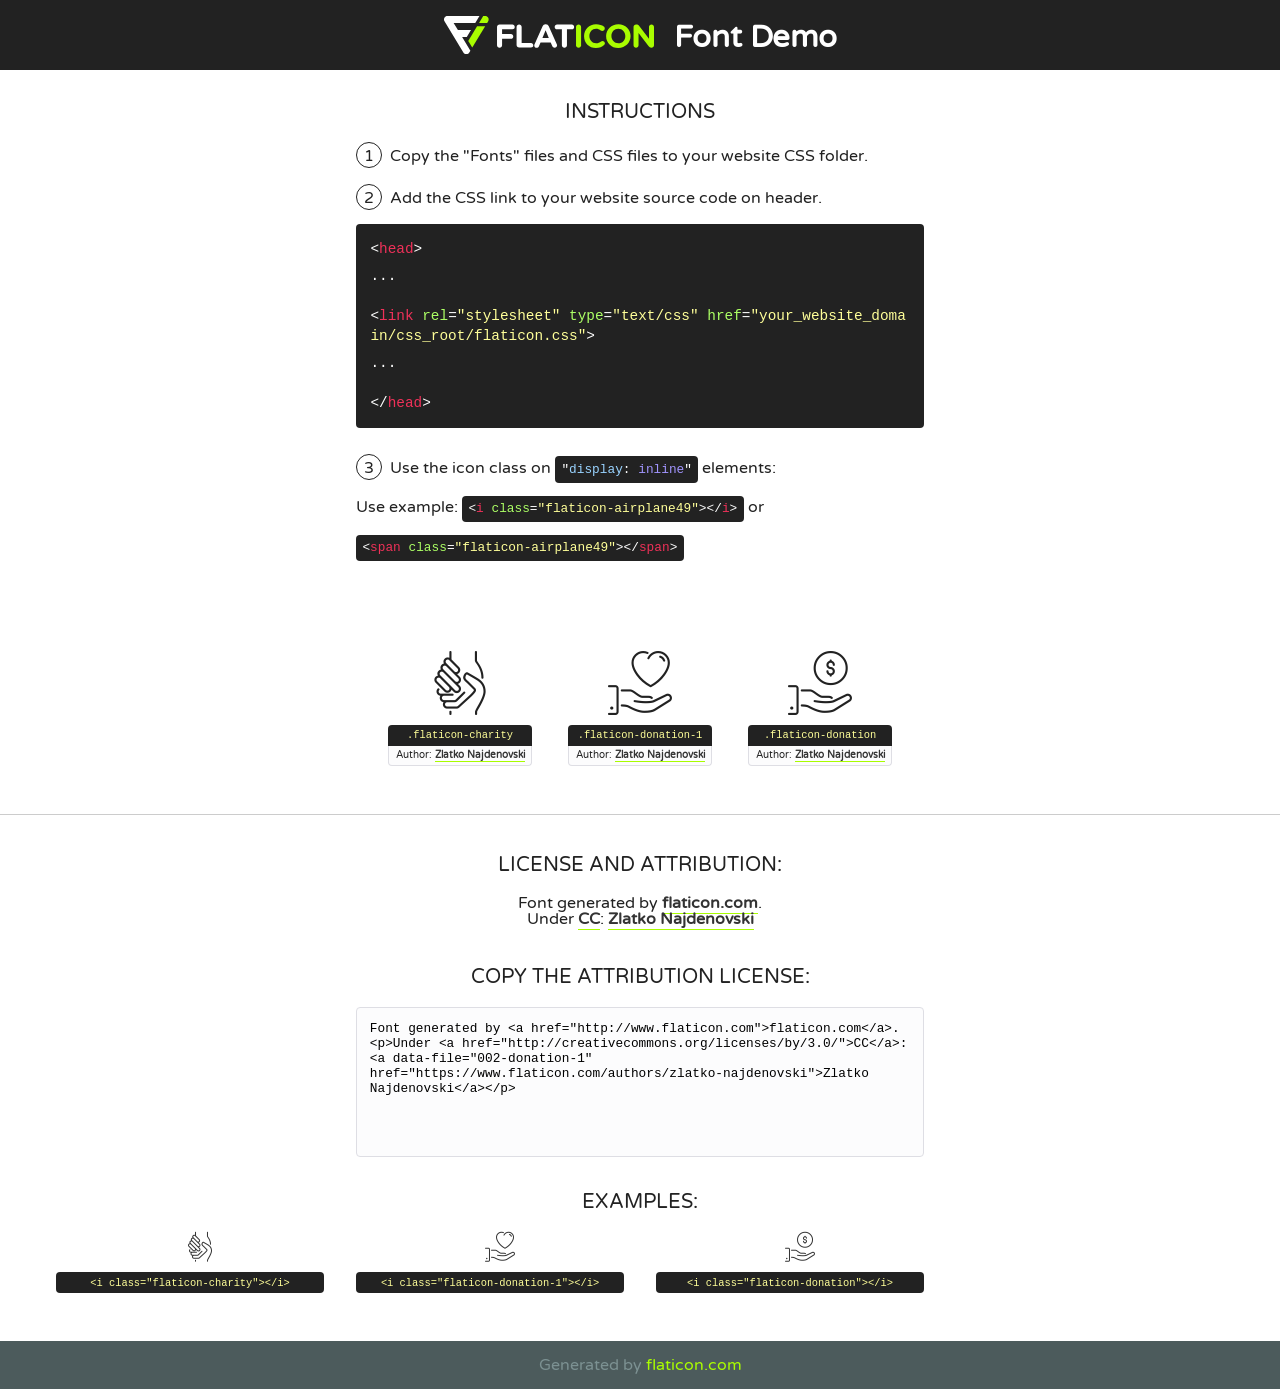
<file: fonts/flaticon/font/flaticon.html>
<!DOCTYPE html>
<!--
  Flaticon icon font: Flaticon
  Creation date: 25/08/2018 14:33
-->
<html>
<!DOCTYPE html>
<html>

<head>
    <title>Flaticon WebFont</title>
    <link href="http://fonts.googleapis.com/css?family=Varela+Round" rel="stylesheet" type="text/css" />
    <link rel="stylesheet" type="text/css" href="flaticon.css">
    <meta charset="UTF-8">
    <style>
    html, body, div, span, applet, object, iframe,
    h1, h2, h3, h4, h5, h6, p, blockquote, pre,
    a, abbr, acronym, address, big, cite, code,
    del, dfn, em, img, ins, kbd, q, s, samp,
    small, strike, strong, sub, sup, tt, var,
    b, u, i, center,
    dl, dt, dd, ol, ul, li,
    fieldset, form, label, legend,
    table, caption, tbody, tfoot, thead, tr, th, td,
    article, aside, canvas, details, embed, 
    figure, figcaption, footer, header, hgroup, 
    menu, nav, output, ruby, section, summary,
    time, mark, audio, video {
        margin: 0;
        padding: 0;
        border: 0;
        font-size: 100%;
        font: inherit;
        vertical-align: baseline;
    }
    /* HTML5 display-role reset for older browsers */
    article, aside, details, figcaption, figure, 
    footer, header, hgroup, menu, nav, section {
        display: block;
    }
    body {
        line-height: 1;
    }
    ol, ul {
        list-style: none;
    }
    blockquote, q {
        quotes: none;
    }
    blockquote:before, blockquote:after,
    q:before, q:after {
        content: '';
        content: none;
    }
    table {
        border-collapse: collapse;
        border-spacing: 0;
    }
    body {
        font-family: 'Varela Round', Helvetica, Arial, sans-serif;
        font-size: 16px;
        color: #222;
    }
    a {
        color: #333;
        border-bottom: 1px solid #a9fd00;
        font-weight: bold;
        text-decoration: none;
    }
    * {
        -moz-box-sizing: border-box;
        -webkit-box-sizing: border-box;
        box-sizing: border-box;
        margin: 0;
        padding: 0;
    }
    [class^="flaticon-"]:before, [class*=" flaticon-"]:before, [class^="flaticon-"]:after, [class*=" flaticon-"]:after {
        font-family: Flaticon;
        font-size: 30px;
        font-style: normal;
        margin-left: 20px;
        color: #333;
    }
    .wrapper {
        max-width: 600px;
        margin: auto;
        padding: 0 1em;
    }
    .title {
        font-size: 1.25em;
        text-align: center;
        margin-bottom: 1em;
        text-transform: uppercase;
    }
    header {
        text-align: center;
        background-color: #222;
        color: #fff;
        padding: 1em;
    }
    header .logo {
        width: 210px;
        height: 38px;
        display: inline-block;
        vertical-align: middle;
        margin-right: 1em;
        border: none;
    }
    header strong {
        font-size: 1.95em;
        font-weight: bold;
        vertical-align: middle;
        margin-top: 5px;
        display: inline-block;
    }
    .demo {
        margin: 2em auto;
        line-height: 1.25em;
    }
    .demo ul li {
        margin-bottom: 1em;
    }
    .demo ul li .num {
        color: #222;
        border-radius: 20px;
        display: inline-block;
        width: 26px;
        padding: 3px;
        height: 26px;
        text-align: center;
        margin-right: 0.5em;
        border: 1px solid #222;
    }
    .demo ul li code {
        background-color: #222;
        border-radius: 4px;
        padding: 0.25em 0.5em;
        display: inline-block;
        color: #fff;
        font-family: Consolas,Monaco,Lucida Console,Liberation Mono,DejaVu Sans Mono,Bitstream Vera Sans Mono,Courier New, monospace;
        font-weight: lighter;
        margin-top: 1em;
        font-size: 0.8em;
        word-break: break-all;
    }
    .demo ul li code.big {
        padding: 1em;
        font-size: 0.9em;
    }
    .demo ul li code .red {
        color: #EF3159;
    }
    .demo ul li code .green {
        color: #ACFF65;
    }
    .demo ul li code .yellow {
        color: #FFFF99;
    }
    .demo ul li code .blue {
        color: #99D3FF;
    }
    .demo ul li code .purple {
        color: #A295FF;
    }
    .demo ul li code .dots {
        margin-top: 0.5em;
        display: block;
    }
    #glyphs {
        border-bottom: 1px solid #ccc;
        padding: 2em 0;
        text-align: center;
    }
    .glyph {
        display: inline-block;
        width: 9em;
        margin: 1em;
        text-align: center;
        vertical-align: top;
        background: #FFF;
    }
    .glyph .glyph-icon {
        padding: 10px;
        display: block;
        font-family:"Flaticon";
        font-size: 64px;
        line-height: 1;
    }
    .glyph .glyph-icon:before {
        font-size: 64px;
        color: #222;
        margin-left: 0;
    }
    .class-name {
        font-size: 0.65em;
        background-color: #222;
        color: #fff;
        border-radius: 4px 4px 0 0;
        padding: 0.5em;
        color: #FFFF99;
        font-family: Consolas,Monaco,Lucida Console,Liberation Mono,DejaVu Sans Mono,Bitstream Vera Sans Mono,Courier New, monospace;
    }
    .author-name {
        font-size: 0.6em;
        background-color: #fcfcfd;
        border: 1px solid #DEDEE4;
        border-top: 0;
        border-radius: 0 0 4px 4px;
        padding: 0.5em;
    }
    .class-name:last-child {
        font-size: 10px;
        color:#888;
    }
    .class-name:last-child a {
        font-size: 10px;
        color:#555;
    }
    .class-name:last-child a:hover {
        color:#a9fd00;
    }
    .glyph > input {
        display: block;
        width: 100px;
        margin: 5px auto;
        text-align: center;
        font-size: 12px;
        cursor: text;
    }
    .glyph > input.icon-input {
        font-family:"Flaticon";
        font-size: 16px;
        margin-bottom: 10px;
    }
    .attribution .title {
        margin-top: 2em;
    }
    .attribution textarea {
        background-color: #fcfcfd;
        padding: 1em;
        border: none;
        box-shadow: none;
        border: 1px solid #DEDEE4;
        border-radius: 4px;
        resize: none;
        width: 100%;
        height: 150px;
        font-size: 0.8em;
        font-family: Consolas,Monaco,Lucida Console,Liberation Mono,DejaVu Sans Mono,Bitstream Vera Sans Mono,Courier New, monospace;
        -webkit-appearance: none;
    }
    .iconsuse {
        margin: 2em auto;
        text-align: center;
        max-width: 1200px;
    }
    .iconsuse:after {
        content: '';
        display: table;
        clear: both;
    }
    .iconsuse .image {
        float: left;
        width: 25%;
        padding: 0 1em;
    }
    .iconsuse .image p {
        margin-bottom: 1em;
    }
    .iconsuse .image span {
        display: block;
        font-size: 0.65em;
        background-color: #222;
        color: #fff;
        border-radius: 4px;
        padding: 0.5em;
        color: #FFFF99;
        margin-top: 1em;
        font-family: Consolas,Monaco,Lucida Console,Liberation Mono,DejaVu Sans Mono,Bitstream Vera Sans Mono,Courier New, monospace;
    }
    #footer {
        text-align: center;
        background-color: #4C5B5C;
        color: #7c9192;
        padding: 1em;
    }
    #footer a {
        border: none;
        color: #a9fd00;
        font-weight: normal;
    }
    @media (max-width: 960px) {
        .iconsuse .image {
            width: 50%;
        }
    }
    @media (max-width: 560px) {
        .iconsuse .image {
            width: 100%;
        }
    }
    </style>
</head>

<body class="characters-off">

    <header>
        <a href="http://www.flaticon.com" target="_blank" class="logo">
            <svg version="1.1" xmlns="http://www.w3.org/2000/svg" xmlns:xlink="http://www.w3.org/1999/xlink" xmlns:a="http://ns.adobe.com/AdobeSVGViewerExtensions/3.0/" viewBox="0 0 560.875 102.036" enable-background="new 0 0 560.875 102.036" xml:space="preserve">
                <defs>
                </defs>
                <g>
                    <g class="letters">
                        <path fill="#ffffff" d="M141.596,29.675c0-3.777,2.985-6.767,6.764-6.767h34.438c3.426,0,6.15,2.728,6.15,6.15
                        c0,3.43-2.724,6.149-6.15,6.149h-27.674v13.091h23.719c3.429,0,6.151,2.724,6.151,6.15c0,3.43-2.723,6.149-6.151,6.149h-23.719
                        v17.574c0,3.773-2.986,6.761-6.764,6.761c-3.779,0-6.764-2.989-6.764-6.761V29.675z"></path>
                        <path fill="#ffffff" d="M193.844,29.149c0-3.781,2.985-6.767,6.764-6.767c3.776,0,6.763,2.985,6.763,6.767v42.957h25.039
                        c3.426,0,6.149,2.726,6.149,6.153c0,3.425-2.723,6.15-6.149,6.15h-31.802c-3.779,0-6.764-2.986-6.764-6.768V29.149z"></path>
                        <path fill="#ffffff" d="M241.891,75.71l21.438-48.407c1.492-3.341,4.215-5.357,7.906-5.357h0.792
                        c3.686,0,6.323,2.017,7.815,5.357l21.439,48.407c0.436,0.967,0.701,1.845,0.701,2.723c0,3.602-2.809,6.501-6.414,6.501
                        c-3.161,0-5.269-1.845-6.499-4.655l-4.132-9.661h-27.059l-4.301,10.102c-1.144,2.631-3.426,4.214-6.237,4.214
                        c-3.517,0-6.24-2.81-6.24-6.325C241.1,77.64,241.451,76.677,241.891,75.71z M279.932,58.666l-8.521-20.297l-8.526,20.297H279.932
                        z"></path>
                        <path fill="#ffffff" d="M314.864,35.387H301.86c-3.429,0-6.239-2.813-6.239-6.238c0-3.429,2.811-6.24,6.239-6.24h39.533
                        c3.426,0,6.237,2.811,6.237,6.24c0,3.425-2.811,6.238-6.237,6.238h-13.001v42.785c0,3.773-2.99,6.761-6.764,6.761
                        c-3.779,0-6.764-2.989-6.764-6.761V35.387z"></path>
                        <path fill="#A9FD00" d="M352.615,29.149c0-3.781,2.985-6.767,6.767-6.767c3.774,0,6.761,2.985,6.761,6.767v49.024
                        c0,3.773-2.987,6.761-6.761,6.761c-3.781,0-6.767-2.989-6.767-6.761V29.149z"></path>
                        <path fill="#A9FD00" d="M374.132,53.836v-0.179c0-17.481,13.178-31.801,32.065-31.801c9.22,0,15.459,2.458,20.557,6.238
                        c1.402,1.054,2.637,2.985,2.637,5.357c0,3.692-2.985,6.59-6.681,6.59c-1.845,0-3.071-0.702-4.044-1.319
                        c-3.776-2.813-7.729-4.393-12.562-4.393c-10.364,0-17.831,8.611-17.831,19.154v0.173c0,10.542,7.291,19.329,17.831,19.329
                        c5.715,0,9.492-1.756,13.359-4.834c1.049-0.874,2.458-1.491,4.039-1.491c3.429,0,6.325,2.813,6.325,6.236
                        c0,2.106-1.056,3.78-2.282,4.834c-5.539,4.834-12.036,7.733-21.878,7.733C387.572,85.464,374.132,71.493,374.132,53.836z"></path>
                        <path fill="#A9FD00" d="M433.009,53.836v-0.179c0-17.481,13.79-31.801,32.766-31.801c18.981,0,32.592,14.143,32.592,31.628v0.173
                        c0,17.483-13.785,31.807-32.769,31.807C446.625,85.464,433.009,71.32,433.009,53.836z M484.224,53.836v-0.179
                        c0-10.539-7.725-19.326-18.626-19.326c-10.893,0-18.449,8.611-18.449,19.154v0.173c0,10.542,7.73,19.329,18.626,19.329
                        C476.676,72.986,484.224,64.378,484.224,53.836z"></path>
                        <path fill="#A9FD00" d="M506.233,29.321c0-3.774,2.99-6.763,6.767-6.763h1.401c3.252,0,5.183,1.583,7.029,3.953l26.093,34.265
                        V29.059c0-3.692,2.99-6.677,6.681-6.677c3.683,0,6.671,2.985,6.671,6.677v48.934c0,3.78-2.987,6.765-6.764,6.765h-0.436
                        c-3.257,0-5.188-1.581-7.034-3.953l-27.056-35.492v32.944c0,3.687-2.985,6.676-6.678,6.676c-3.683,0-6.673-2.989-6.673-6.676
                        V29.321z"></path>
                    </g>
                    <g class="insignia">
                        <path fill="#ffffff" d="M48.372,56.137h12.517l11.156-18.537H37.186L25.688,18.539h57.825L94.668,0H9.271
                        C5.925,0,2.842,1.801,1.198,4.716c-1.644,2.907-1.593,6.482,0.134,9.343l50.38,83.501c1.678,2.781,4.689,4.476,7.938,4.476
                        c3.246,0,6.257-1.695,7.935-4.476l2.898-4.804L48.372,56.137z"></path>
                        <g class="i">
                            <path fill="#A9FD00" d="M93.575,18.539h0.031v0.004l21.652,0.004l2.705-4.488c1.727-2.861,1.778-6.436,0.133-9.343
                            C116.454,1.801,113.371,0,110.026,0h-5.294L93.575,18.539z"></path>
                            <polygon fill="#A9FD00" points="88.291,27.356 64.725,66.486 75.519,84.404 109.942,27.356"></polygon>
                        </g>
                    </g>
                </g>
            </svg>
        </a>
        <strong>Font Demo</strong>
    </header>


    <section class="demo wrapper">

        <p class="title">Instructions</p>

        <ul>
            <li>
                <span class="num">1</span>Copy the "Fonts" files and CSS files to your website CSS folder.
            </li>
            <li>
                <span class="num">2</span>Add the CSS link to your website source code on header.
                <code class="big">
                    &lt;<span class="red">head</span>&gt;
                    <br/><span class="dots">...</span>
                    <br/>&lt;<span class="red">link</span> <span class="green">rel</span>=<span class="yellow">"stylesheet"</span> <span class="green">type</span>=<span class="yellow">"text/css"</span> <span class="green">href</span>=<span class="yellow">"your_website_domain/css_root/flaticon.css"</span>&gt;
                    <br/><span class="dots">...</span>
                    <br/>&lt;/<span class="red">head</span>&gt;
                </code>
            </li>

            <li>
                <p>
                    <span class="num">3</span>Use the icon class on <code>"<span class="blue">display</span>:<span class="purple"> inline</span>"</code> elements:
                    <br />
                    Use example: <code>&lt;<span class="red">i</span> <span class="green">class</span>=<span class="yellow">&quot;flaticon-airplane49&quot;</span>&gt;&lt;/<span class="red">i</span>&gt;</code> or <code>&lt;<span class="red">span</span> <span class="green">class</span>=<span class="yellow">&quot;flaticon-airplane49&quot;</span>&gt;&lt;/<span class="red">span</span>&gt;</code>
            </li>
        </ul>

    </section>




   <section id="glyphs">          
    
      
        <div class="glyph"><div class="glyph-icon flaticon-charity"></div>
            <div class="class-name">.flaticon-charity</div>
            <div class="author-name">Author: <a data-file="001-charity" href="https://www.flaticon.com/authors/zlatko-najdenovski">Zlatko Najdenovski</a> </div> 
        </div>        
        
        <div class="glyph"><div class="glyph-icon flaticon-donation-1"></div>
            <div class="class-name">.flaticon-donation-1</div>
            <div class="author-name">Author: <a data-file="002-donation-1" href="https://www.flaticon.com/authors/zlatko-najdenovski">Zlatko Najdenovski</a> </div> 
        </div>        
        
        <div class="glyph"><div class="glyph-icon flaticon-donation"></div>
            <div class="class-name">.flaticon-donation</div>
            <div class="author-name">Author: <a data-file="003-donation" href="https://www.flaticon.com/authors/zlatko-najdenovski">Zlatko Najdenovski</a> </div> 
        </div>        
        

    </section>



    <section class="attribution wrapper"   style="text-align:center;">

      <div class="title">License and attribution:</div><div class="attrDiv">Font generated by <a href="http://www.flaticon.com">flaticon.com</a>. <div><p>Under <a href="http://creativecommons.org/licenses/by/3.0/">CC</a>: <a data-file="002-donation-1" href="https://www.flaticon.com/authors/zlatko-najdenovski">Zlatko Najdenovski</a></p>  </div>
      </div>
      <div class="title">Copy the Attribution License:</div>

    <textarea onclick="this.focus();this.select();">Font generated by &lt;a href=&quot;http://www.flaticon.com&quot;&gt;flaticon.com&lt;/a&gt;. <p>Under <a href="http://creativecommons.org/licenses/by/3.0/">CC</a>: <a data-file="002-donation-1" href="https://www.flaticon.com/authors/zlatko-najdenovski">Zlatko Najdenovski</a></p>  
     </textarea>

    </section>

    <section class="iconsuse">

          <div class="title">Examples:</div>            
             
            <div class="image">
                <p>
                    <i class="glyph-icon flaticon-charity"></i> 
                    <span>&lt;i class=&quot;flaticon-charity&quot;&gt;&lt;/i&gt;</span>
                </p>
            </div>
            
            <div class="image">
                <p>
                    <i class="glyph-icon flaticon-donation-1"></i> 
                    <span>&lt;i class=&quot;flaticon-donation-1&quot;&gt;&lt;/i&gt;</span>
                </p>
            </div>
            
            <div class="image">
                <p>
                    <i class="glyph-icon flaticon-donation"></i> 
                    <span>&lt;i class=&quot;flaticon-donation&quot;&gt;&lt;/i&gt;</span>
                </p>
            </div>
                       
        </div>
                            
    </section>

<div id="footer">
    <div>Generated by <a href="http://www.flaticon.com">flaticon.com</a>
    </div>
</div>



</body>
</html>
</file>
<file: css/flaticon.css>
/*
  	Flaticon icon font: Flaticon
  	Creation date: 16/08/2018 13:57
  	*/



@font-face {
  font-family: "Flaticon";
  src: url("../fonts/flaticon/font/Flaticon.eot");
  src: url("../fonts/flaticon/font/Flaticon.eot?#iefix") format("embedded-opentype"),
       url("../fonts/flaticon/font/Flaticon.woff") format("woff"),
       url("../fonts/flaticon/font/Flaticon.ttf") format("truetype"),
       url("../fonts/flaticon/font/Flaticon.svg#Flaticon") format("svg");
  font-weight: normal;
  font-style: normal;
}

@media screen and (-webkit-min-device-pixel-ratio:0) {
  @font-face {
    font-family: "Flaticon";
    src: url("../fonts/flaticon/font/Flaticon.svg#Flaticon") format("svg");
  }
}

[class^="flaticon-"]:before, [class*=" flaticon-"]:before,
[class^="flaticon-"]:after, [class*=" flaticon-"]:after {   
  font-family: Flaticon;
  font-style: normal;
  font-weight: normal;
  font-variant: normal;
  text-transform: none;
  line-height: 1;

  /* Better Font Rendering =========== */
  -webkit-font-smoothing: antialiased;
  -moz-osx-font-smoothing: grayscale;
}

.flaticon-charity:before { content: "\f100"; }
.flaticon-donation-1:before { content: "\f101"; }
.flaticon-donation:before { content: "\f102"; }
</file>
<file: css/icomoon.css>
@font-face {
  font-family: 'icomoon';
  src:  url('../fonts/icomoon/icomoon.eot?6tt51o');
  src:  url('../fonts/icomoon/icomoon.eot?6tt51o#iefix') format('embedded-opentype'),
    url('../fonts/icomoon/icomoon.ttf?6tt51o') format('truetype'),
    url('../fonts/icomoon/icomoon.woff?6tt51o') format('woff'),
    url('../fonts/icomoon/icomoon.svg?6tt51o#icomoon') format('svg');
  font-weight: normal;
  font-style: normal;
}

[class^="icon-"], [class*=" icon-"] {
  /* use !important to prevent issues with browser extensions that change fonts */
  font-family: 'icomoon' !important;
  speak: none;
  font-style: normal;
  font-weight: normal;
  font-variant: normal;
  text-transform: none;
  line-height: 1;

  /* Better Font Rendering =========== */
  -webkit-font-smoothing: antialiased;
  -moz-osx-font-smoothing: grayscale;
}

.icon-asterisk:before {
  content: "\f069";
}
.icon-plus:before {
  content: "\f067";
}
.icon-question:before {
  content: "\f128";
}
.icon-minus:before {
  content: "\f068";
}
.icon-glass:before {
  content: "\f000";
}
.icon-music:before {
  content: "\f001";
}
.icon-search:before {
  content: "\f002";
}
.icon-envelope-o:before {
  content: "\f003";
}
.icon-heart:before {
  content: "\f004";
}
.icon-star:before {
  content: "\f005";
}
.icon-star-o:before {
  content: "\f006";
}
.icon-user:before {
  content: "\f007";
}
.icon-film:before {
  content: "\f008";
}
.icon-th-large:before {
  content: "\f009";
}
.icon-th:before {
  content: "\f00a";
}
.icon-th-list:before {
  content: "\f00b";
}
.icon-check:before {
  content: "\f00c";
}
.icon-close:before {
  content: "\f00d";
}
.icon-remove:before {
  content: "\f00d";
}
.icon-times:before {
  content: "\f00d";
}
.icon-search-plus:before {
  content: "\f00e";
}
.icon-search-minus:before {
  content: "\f010";
}
.icon-power-off:before {
  content: "\f011";
}
.icon-signal:before {
  content: "\f012";
}
.icon-cog:before {
  content: "\f013";
}
.icon-gear:before {
  content: "\f013";
}
.icon-trash-o:before {
  content: "\f014";
}
.icon-home:before {
  content: "\f015";
}
.icon-file-o:before {
  content: "\f016";
}
.icon-clock-o:before {
  content: "\f017";
}
.icon-road:before {
  content: "\f018";
}
.icon-download:before {
  content: "\f019";
}
.icon-arrow-circle-o-down:before {
  content: "\f01a";
}
.icon-arrow-circle-o-up:before {
  content: "\f01b";
}
.icon-inbox:before {
  content: "\f01c";
}
.icon-play-circle-o:before {
  content: "\f01d";
}
.icon-repeat:before {
  content: "\f01e";
}
.icon-rotate-right:before {
  content: "\f01e";
}
.icon-refresh:before {
  content: "\f021";
}
.icon-list-alt:before {
  content: "\f022";
}
.icon-lock:before {
  content: "\f023";
}
.icon-flag:before {
  content: "\f024";
}
.icon-headphones:before {
  content: "\f025";
}
.icon-volume-off:before {
  content: "\f026";
}
.icon-volume-down:before {
  content: "\f027";
}
.icon-volume-up:before {
  content: "\f028";
}
.icon-qrcode:before {
  content: "\f029";
}
.icon-barcode:before {
  content: "\f02a";
}
.icon-tag:before {
  content: "\f02b";
}
.icon-tags:before {
  content: "\f02c";
}
.icon-book:before {
  content: "\f02d";
}
.icon-bookmark:before {
  content: "\f02e";
}
.icon-print:before {
  content: "\f02f";
}
.icon-camera:before {
  content: "\f030";
}
.icon-font:before {
  content: "\f031";
}
.icon-bold:before {
  content: "\f032";
}
.icon-italic:before {
  content: "\f033";
}
.icon-text-height:before {
  content: "\f034";
}
.icon-text-width:before {
  content: "\f035";
}
.icon-align-left:before {
  content: "\f036";
}
.icon-align-center:before {
  content: "\f037";
}
.icon-align-right:before {
  content: "\f038";
}
.icon-align-justify:before {
  content: "\f039";
}
.icon-list:before {
  content: "\f03a";
}
.icon-dedent:before {
  content: "\f03b";
}
.icon-outdent:before {
  content: "\f03b";
}
.icon-indent:before {
  content: "\f03c";
}
.icon-video-camera:before {
  content: "\f03d";
}
.icon-image:before {
  content: "\f03e";
}
.icon-photo:before {
  content: "\f03e";
}
.icon-picture-o:before {
  content: "\f03e";
}
.icon-pencil:before {
  content: "\f040";
}
.icon-map-marker:before {
  content: "\f041";
}
.icon-adjust:before {
  content: "\f042";
}
.icon-tint:before {
  content: "\f043";
}
.icon-edit:before {
  content: "\f044";
}
.icon-pencil-square-o:before {
  content: "\f044";
}
.icon-share-square-o:before {
  content: "\f045";
}
.icon-check-square-o:before {
  content: "\f046";
}
.icon-arrows:before {
  content: "\f047";
}
.icon-step-backward:before {
  content: "\f048";
}
.icon-fast-backward:before {
  content: "\f049";
}
.icon-backward:before {
  content: "\f04a";
}
.icon-play:before {
  content: "\f04b";
}
.icon-pause:before {
  content: "\f04c";
}
.icon-stop:before {
  content: "\f04d";
}
.icon-forward:before {
  content: "\f04e";
}
.icon-fast-forward:before {
  content: "\f050";
}
.icon-step-forward:before {
  content: "\f051";
}
.icon-eject:before {
  content: "\f052";
}
.icon-chevron-left:before {
  content: "\f053";
}
.icon-chevron-right:before {
  content: "\f054";
}
.icon-plus-circle:before {
  content: "\f055";
}
.icon-minus-circle:before {
  content: "\f056";
}
.icon-times-circle:before {
  content: "\f057";
}
.icon-check-circle:before {
  content: "\f058";
}
.icon-question-circle:before {
  content: "\f059";
}
.icon-info-circle:before {
  content: "\f05a";
}
.icon-crosshairs:before {
  content: "\f05b";
}
.icon-times-circle-o:before {
  content: "\f05c";
}
.icon-check-circle-o:before {
  content: "\f05d";
}
.icon-ban:before {
  content: "\f05e";
}
.icon-arrow-left:before {
  content: "\f060";
}
.icon-arrow-right:before {
  content: "\f061";
}
.icon-arrow-up:before {
  content: "\f062";
}
.icon-arrow-down:before {
  content: "\f063";
}
.icon-mail-forward:before {
  content: "\f064";
}
.icon-share:before {
  content: "\f064";
}
.icon-expand:before {
  content: "\f065";
}
.icon-compress:before {
  content: "\f066";
}
.icon-exclamation-circle:before {
  content: "\f06a";
}
.icon-gift:before {
  content: "\f06b";
}
.icon-leaf:before {
  content: "\f06c";
}
.icon-fire:before {
  content: "\f06d";
}
.icon-eye:before {
  content: "\f06e";
}
.icon-eye-slash:before {
  content: "\f070";
}
.icon-exclamation-triangle:before {
  content: "\f071";
}
.icon-warning:before {
  content: "\f071";
}
.icon-plane:before {
  content: "\f072";
}
.icon-calendar:before {
  content: "\f073";
}
.icon-random:before {
  content: "\f074";
}
.icon-comment:before {
  content: "\f075";
}
.icon-magnet:before {
  content: "\f076";
}
.icon-chevron-up:before {
  content: "\f077";
}
.icon-chevron-down:before {
  content: "\f078";
}
.icon-retweet:before {
  content: "\f079";
}
.icon-shopping-cart:before {
  content: "\f07a";
}
.icon-folder:before {
  content: "\f07b";
}
.icon-folder-open:before {
  content: "\f07c";
}
.icon-arrows-v:before {
  content: "\f07d";
}
.icon-arrows-h:before {
  content: "\f07e";
}
.icon-bar-chart:before {
  content: "\f080";
}
.icon-bar-chart-o:before {
  content: "\f080";
}
.icon-twitter-square:before {
  content: "\f081";
}
.icon-facebook-square:before {
  content: "\f082";
}
.icon-camera-retro:before {
  content: "\f083";
}
.icon-key:before {
  content: "\f084";
}
.icon-cogs:before {
  content: "\f085";
}
.icon-gears:before {
  content: "\f085";
}
.icon-comments:before {
  content: "\f086";
}
.icon-thumbs-o-up:before {
  content: "\f087";
}
.icon-thumbs-o-down:before {
  content: "\f088";
}
.icon-star-half:before {
  content: "\f089";
}
.icon-heart-o:before {
  content: "\f08a";
}
.icon-sign-out:before {
  content: "\f08b";
}
.icon-linkedin-square:before {
  content: "\f08c";
}
.icon-thumb-tack:before {
  content: "\f08d";
}
.icon-external-link:before {
  content: "\f08e";
}
.icon-sign-in:before {
  content: "\f090";
}
.icon-trophy:before {
  content: "\f091";
}
.icon-github-square:before {
  content: "\f092";
}
.icon-upload:before {
  content: "\f093";
}
.icon-lemon-o:before {
  content: "\f094";
}
.icon-phone:before {
  content: "\f095";
}
.icon-square-o:before {
  content: "\f096";
}
.icon-bookmark-o:before {
  content: "\f097";
}
.icon-phone-square:before {
  content: "\f098";
}
.icon-twitter:before {
  content: "\f099";
}
.icon-facebook:before {
  content: "\f09a";
}
.icon-facebook-f:before {
  content: "\f09a";
}
.icon-github:before {
  content: "\f09b";
}
.icon-unlock:before {
  content: "\f09c";
}
.icon-credit-card:before {
  content: "\f09d";
}
.icon-feed:before {
  content: "\f09e";
}
.icon-rss:before {
  content: "\f09e";
}
.icon-hdd-o:before {
  content: "\f0a0";
}
.icon-bullhorn:before {
  content: "\f0a1";
}
.icon-bell-o:before {
  content: "\f0a2";
}
.icon-certificate:before {
  content: "\f0a3";
}
.icon-hand-o-right:before {
  content: "\f0a4";
}
.icon-hand-o-left:before {
  content: "\f0a5";
}
.icon-hand-o-up:before {
  content: "\f0a6";
}
.icon-hand-o-down:before {
  content: "\f0a7";
}
.icon-arrow-circle-left:before {
  content: "\f0a8";
}
.icon-arrow-circle-right:before {
  content: "\f0a9";
}
.icon-arrow-circle-up:before {
  content: "\f0aa";
}
.icon-arrow-circle-down:before {
  content: "\f0ab";
}
.icon-globe:before {
  content: "\f0ac";
}
.icon-wrench:before {
  content: "\f0ad";
}
.icon-tasks:before {
  content: "\f0ae";
}
.icon-filter:before {
  content: "\f0b0";
}
.icon-briefcase:before {
  content: "\f0b1";
}
.icon-arrows-alt:before {
  content: "\f0b2";
}
.icon-group:before {
  content: "\f0c0";
}
.icon-users:before {
  content: "\f0c0";
}
.icon-chain:before {
  content: "\f0c1";
}
.icon-link:before {
  content: "\f0c1";
}
.icon-cloud:before {
  content: "\f0c2";
}
.icon-flask:before {
  content: "\f0c3";
}
.icon-cut:before {
  content: "\f0c4";
}
.icon-scissors:before {
  content: "\f0c4";
}
.icon-copy:before {
  content: "\f0c5";
}
.icon-files-o:before {
  content: "\f0c5";
}
.icon-paperclip:before {
  content: "\f0c6";
}
.icon-floppy-o:before {
  content: "\f0c7";
}
.icon-save:before {
  content: "\f0c7";
}
.icon-square:before {
  content: "\f0c8";
}
.icon-bars:before {
  content: "\f0c9";
}
.icon-navicon:before {
  content: "\f0c9";
}
.icon-reorder:before {
  content: "\f0c9";
}
.icon-list-ul:before {
  content: "\f0ca";
}
.icon-list-ol:before {
  content: "\f0cb";
}
.icon-strikethrough:before {
  content: "\f0cc";
}
.icon-underline:before {
  content: "\f0cd";
}
.icon-table:before {
  content: "\f0ce";
}
.icon-magic:before {
  content: "\f0d0";
}
.icon-truck:before {
  content: "\f0d1";
}
.icon-pinterest:before {
  content: "\f0d2";
}
.icon-pinterest-square:before {
  content: "\f0d3";
}
.icon-google-plus-square:before {
  content: "\f0d4";
}
.icon-google-plus:before {
  content: "\f0d5";
}
.icon-money:before {
  content: "\f0d6";
}
.icon-caret-down:before {
  content: "\f0d7";
}
.icon-caret-up:before {
  content: "\f0d8";
}
.icon-caret-left:before {
  content: "\f0d9";
}
.icon-caret-right:before {
  content: "\f0da";
}
.icon-columns:before {
  content: "\f0db";
}
.icon-sort:before {
  content: "\f0dc";
}
.icon-unsorted:before {
  content: "\f0dc";
}
.icon-sort-desc:before {
  content: "\f0dd";
}
.icon-sort-down:before {
  content: "\f0dd";
}
.icon-sort-asc:before {
  content: "\f0de";
}
.icon-sort-up:before {
  content: "\f0de";
}
.icon-envelope:before {
  content: "\f0e0";
}
.icon-linkedin:before {
  content: "\f0e1";
}
.icon-rotate-left:before {
  content: "\f0e2";
}
.icon-undo:before {
  content: "\f0e2";
}
.icon-gavel:before {
  content: "\f0e3";
}
.icon-legal:before {
  content: "\f0e3";
}
.icon-dashboard:before {
  content: "\f0e4";
}
.icon-tachometer:before {
  content: "\f0e4";
}
.icon-comment-o:before {
  content: "\f0e5";
}
.icon-comments-o:before {
  content: "\f0e6";
}
.icon-bolt:before {
  content: "\f0e7";
}
.icon-flash:before {
  content: "\f0e7";
}
.icon-sitemap:before {
  content: "\f0e8";
}
.icon-umbrella:before {
  content: "\f0e9";
}
.icon-clipboard:before {
  content: "\f0ea";
}
.icon-paste:before {
  content: "\f0ea";
}
.icon-lightbulb-o:before {
  content: "\f0eb";
}
.icon-exchange:before {
  content: "\f0ec";
}
.icon-cloud-download:before {
  content: "\f0ed";
}
.icon-cloud-upload:before {
  content: "\f0ee";
}
.icon-user-md:before {
  content: "\f0f0";
}
.icon-stethoscope:before {
  content: "\f0f1";
}
.icon-suitcase:before {
  content: "\f0f2";
}
.icon-bell:before {
  content: "\f0f3";
}
.icon-coffee:before {
  content: "\f0f4";
}
.icon-cutlery:before {
  content: "\f0f5";
}
.icon-file-text-o:before {
  content: "\f0f6";
}
.icon-building-o:before {
  content: "\f0f7";
}
.icon-hospital-o:before {
  content: "\f0f8";
}
.icon-ambulance:before {
  content: "\f0f9";
}
.icon-medkit:before {
  content: "\f0fa";
}
.icon-fighter-jet:before {
  content: "\f0fb";
}
.icon-beer:before {
  content: "\f0fc";
}
.icon-h-square:before {
  content: "\f0fd";
}
.icon-plus-square:before {
  content: "\f0fe";
}
.icon-angle-double-left:before {
  content: "\f100";
}
.icon-angle-double-right:before {
  content: "\f101";
}
.icon-angle-double-up:before {
  content: "\f102";
}
.icon-angle-double-down:before {
  content: "\f103";
}
.icon-angle-left:before {
  content: "\f104";
}
.icon-angle-right:before {
  content: "\f105";
}
.icon-angle-up:before {
  content: "\f106";
}
.icon-angle-down:before {
  content: "\f107";
}
.icon-desktop:before {
  content: "\f108";
}
.icon-laptop:before {
  content: "\f109";
}
.icon-tablet:before {
  content: "\f10a";
}
.icon-mobile:before {
  content: "\f10b";
}
.icon-mobile-phone:before {
  content: "\f10b";
}
.icon-circle-o:before {
  content: "\f10c";
}
.icon-quote-left:before {
  content: "\f10d";
}
.icon-quote-right:before {
  content: "\f10e";
}
.icon-spinner:before {
  content: "\f110";
}
.icon-circle:before {
  content: "\f111";
}
.icon-mail-reply:before {
  content: "\f112";
}
.icon-reply:before {
  content: "\f112";
}
.icon-github-alt:before {
  content: "\f113";
}
.icon-folder-o:before {
  content: "\f114";
}
.icon-folder-open-o:before {
  content: "\f115";
}
.icon-smile-o:before {
  content: "\f118";
}
.icon-frown-o:before {
  content: "\f119";
}
.icon-meh-o:before {
  content: "\f11a";
}
.icon-gamepad:before {
  content: "\f11b";
}
.icon-keyboard-o:before {
  content: "\f11c";
}
.icon-flag-o:before {
  content: "\f11d";
}
.icon-flag-checkered:before {
  content: "\f11e";
}
.icon-terminal:before {
  content: "\f120";
}
.icon-code:before {
  content: "\f121";
}
.icon-mail-reply-all:before {
  content: "\f122";
}
.icon-reply-all:before {
  content: "\f122";
}
.icon-star-half-empty:before {
  content: "\f123";
}
.icon-star-half-full:before {
  content: "\f123";
}
.icon-star-half-o:before {
  content: "\f123";
}
.icon-location-arrow:before {
  content: "\f124";
}
.icon-crop:before {
  content: "\f125";
}
.icon-code-fork:before {
  content: "\f126";
}
.icon-chain-broken:before {
  content: "\f127";
}
.icon-unlink:before {
  content: "\f127";
}
.icon-info:before {
  content: "\f129";
}
.icon-exclamation:before {
  content: "\f12a";
}
.icon-superscript:before {
  content: "\f12b";
}
.icon-subscript:before {
  content: "\f12c";
}
.icon-eraser:before {
  content: "\f12d";
}
.icon-puzzle-piece:before {
  content: "\f12e";
}
.icon-microphone:before {
  content: "\f130";
}
.icon-microphone-slash:before {
  content: "\f131";
}
.icon-shield:before {
  content: "\f132";
}
.icon-calendar-o:before {
  content: "\f133";
}
.icon-fire-extinguisher:before {
  content: "\f134";
}
.icon-rocket:before {
  content: "\f135";
}
.icon-maxcdn:before {
  content: "\f136";
}
.icon-chevron-circle-left:before {
  content: "\f137";
}
.icon-chevron-circle-right:before {
  content: "\f138";
}
.icon-chevron-circle-up:before {
  content: "\f139";
}
.icon-chevron-circle-down:before {
  content: "\f13a";
}
.icon-html5:before {
  content: "\f13b";
}
.icon-css3:before {
  content: "\f13c";
}
.icon-anchor:before {
  content: "\f13d";
}
.icon-unlock-alt:before {
  content: "\f13e";
}
.icon-bullseye:before {
  content: "\f140";
}
.icon-ellipsis-h:before {
  content: "\f141";
}
.icon-ellipsis-v:before {
  content: "\f142";
}
.icon-rss-square:before {
  content: "\f143";
}
.icon-play-circle:before {
  content: "\f144";
}
.icon-ticket:before {
  content: "\f145";
}
.icon-minus-square:before {
  content: "\f146";
}
.icon-minus-square-o:before {
  content: "\f147";
}
.icon-level-up:before {
  content: "\f148";
}
.icon-level-down:before {
  content: "\f149";
}
.icon-check-square:before {
  content: "\f14a";
}
.icon-pencil-square:before {
  content: "\f14b";
}
.icon-external-link-square:before {
  content: "\f14c";
}
.icon-share-square:before {
  content: "\f14d";
}
.icon-compass:before {
  content: "\f14e";
}
.icon-caret-square-o-down:before {
  content: "\f150";
}
.icon-toggle-down:before {
  content: "\f150";
}
.icon-caret-square-o-up:before {
  content: "\f151";
}
.icon-toggle-up:before {
  content: "\f151";
}
.icon-caret-square-o-right:before {
  content: "\f152";
}
.icon-toggle-right:before {
  content: "\f152";
}
.icon-eur:before {
  content: "\f153";
}
.icon-euro:before {
  content: "\f153";
}
.icon-gbp:before {
  content: "\f154";
}
.icon-dollar:before {
  content: "\f155";
}
.icon-usd:before {
  content: "\f155";
}
.icon-inr:before {
  content: "\f156";
}
.icon-rupee:before {
  content: "\f156";
}
.icon-cny:before {
  content: "\f157";
}
.icon-jpy:before {
  content: "\f157";
}
.icon-rmb:before {
  content: "\f157";
}
.icon-yen:before {
  content: "\f157";
}
.icon-rouble:before {
  content: "\f158";
}
.icon-rub:before {
  content: "\f158";
}
.icon-ruble:before {
  content: "\f158";
}
.icon-krw:before {
  content: "\f159";
}
.icon-won:before {
  content: "\f159";
}
.icon-bitcoin:before {
  content: "\f15a";
}
.icon-btc:before {
  content: "\f15a";
}
.icon-file:before {
  content: "\f15b";
}
.icon-file-text:before {
  content: "\f15c";
}
.icon-sort-alpha-asc:before {
  content: "\f15d";
}
.icon-sort-alpha-desc:before {
  content: "\f15e";
}
.icon-sort-amount-asc:before {
  content: "\f160";
}
.icon-sort-amount-desc:before {
  content: "\f161";
}
.icon-sort-numeric-asc:before {
  content: "\f162";
}
.icon-sort-numeric-desc:before {
  content: "\f163";
}
.icon-thumbs-up:before {
  content: "\f164";
}
.icon-thumbs-down:before {
  content: "\f165";
}
.icon-youtube-square:before {
  content: "\f166";
}
.icon-youtube:before {
  content: "\f167";
}
.icon-xing:before {
  content: "\f168";
}
.icon-xing-square:before {
  content: "\f169";
}
.icon-youtube-play:before {
  content: "\f16a";
}
.icon-dropbox:before {
  content: "\f16b";
}
.icon-stack-overflow:before {
  content: "\f16c";
}
.icon-instagram:before {
  content: "\f16d";
}
.icon-flickr:before {
  content: "\f16e";
}
.icon-adn:before {
  content: "\f170";
}
.icon-bitbucket:before {
  content: "\f171";
}
.icon-bitbucket-square:before {
  content: "\f172";
}
.icon-tumblr:before {
  content: "\f173";
}
.icon-tumblr-square:before {
  content: "\f174";
}
.icon-long-arrow-down:before {
  content: "\f175";
}
.icon-long-arrow-up:before {
  content: "\f176";
}
.icon-long-arrow-left:before {
  content: "\f177";
}
.icon-long-arrow-right:before {
  content: "\f178";
}
.icon-apple:before {
  content: "\f179";
}
.icon-windows:before {
  content: "\f17a";
}
.icon-android:before {
  content: "\f17b";
}
.icon-linux:before {
  content: "\f17c";
}
.icon-dribbble:before {
  content: "\f17d";
}
.icon-skype:before {
  content: "\f17e";
}
.icon-foursquare:before {
  content: "\f180";
}
.icon-trello:before {
  content: "\f181";
}
.icon-female:before {
  content: "\f182";
}
.icon-male:before {
  content: "\f183";
}
.icon-gittip:before {
  content: "\f184";
}
.icon-gratipay:before {
  content: "\f184";
}
.icon-sun-o:before {
  content: "\f185";
}
.icon-moon-o:before {
  content: "\f186";
}
.icon-archive:before {
  content: "\f187";
}
.icon-bug:before {
  content: "\f188";
}
.icon-vk:before {
  content: "\f189";
}
.icon-weibo:before {
  content: "\f18a";
}
.icon-renren:before {
  content: "\f18b";
}
.icon-pagelines:before {
  content: "\f18c";
}
.icon-stack-exchange:before {
  content: "\f18d";
}
.icon-arrow-circle-o-right:before {
  content: "\f18e";
}
.icon-arrow-circle-o-left:before {
  content: "\f190";
}
.icon-caret-square-o-left:before {
  content: "\f191";
}
.icon-toggle-left:before {
  content: "\f191";
}
.icon-dot-circle-o:before {
  content: "\f192";
}
.icon-wheelchair:before {
  content: "\f193";
}
.icon-vimeo-square:before {
  content: "\f194";
}
.icon-try:before {
  content: "\f195";
}
.icon-turkish-lira:before {
  content: "\f195";
}
.icon-plus-square-o:before {
  content: "\f196";
}
.icon-space-shuttle:before {
  content: "\f197";
}
.icon-slack:before {
  content: "\f198";
}
.icon-envelope-square:before {
  content: "\f199";
}
.icon-wordpress:before {
  content: "\f19a";
}
.icon-openid:before {
  content: "\f19b";
}
.icon-bank:before {
  content: "\f19c";
}
.icon-institution:before {
  content: "\f19c";
}
.icon-university:before {
  content: "\f19c";
}
.icon-graduation-cap:before {
  content: "\f19d";
}
.icon-mortar-board:before {
  content: "\f19d";
}
.icon-yahoo:before {
  content: "\f19e";
}
.icon-google:before {
  content: "\f1a0";
}
.icon-reddit:before {
  content: "\f1a1";
}
.icon-reddit-square:before {
  content: "\f1a2";
}
.icon-stumbleupon-circle:before {
  content: "\f1a3";
}
.icon-stumbleupon:before {
  content: "\f1a4";
}
.icon-delicious:before {
  content: "\f1a5";
}
.icon-digg:before {
  content: "\f1a6";
}
.icon-pied-piper-pp:before {
  content: "\f1a7";
}
.icon-pied-piper-alt:before {
  content: "\f1a8";
}
.icon-drupal:before {
  content: "\f1a9";
}
.icon-joomla:before {
  content: "\f1aa";
}
.icon-language:before {
  content: "\f1ab";
}
.icon-fax:before {
  content: "\f1ac";
}
.icon-building:before {
  content: "\f1ad";
}
.icon-child:before {
  content: "\f1ae";
}
.icon-paw:before {
  content: "\f1b0";
}
.icon-spoon:before {
  content: "\f1b1";
}
.icon-cube:before {
  content: "\f1b2";
}
.icon-cubes:before {
  content: "\f1b3";
}
.icon-behance:before {
  content: "\f1b4";
}
.icon-behance-square:before {
  content: "\f1b5";
}
.icon-steam:before {
  content: "\f1b6";
}
.icon-steam-square:before {
  content: "\f1b7";
}
.icon-recycle:before {
  content: "\f1b8";
}
.icon-automobile:before {
  content: "\f1b9";
}
.icon-car:before {
  content: "\f1b9";
}
.icon-cab:before {
  content: "\f1ba";
}
.icon-taxi:before {
  content: "\f1ba";
}
.icon-tree:before {
  content: "\f1bb";
}
.icon-spotify:before {
  content: "\f1bc";
}
.icon-deviantart:before {
  content: "\f1bd";
}
.icon-soundcloud:before {
  content: "\f1be";
}
.icon-database:before {
  content: "\f1c0";
}
.icon-file-pdf-o:before {
  content: "\f1c1";
}
.icon-file-word-o:before {
  content: "\f1c2";
}
.icon-file-excel-o:before {
  content: "\f1c3";
}
.icon-file-powerpoint-o:before {
  content: "\f1c4";
}
.icon-file-image-o:before {
  content: "\f1c5";
}
.icon-file-photo-o:before {
  content: "\f1c5";
}
.icon-file-picture-o:before {
  content: "\f1c5";
}
.icon-file-archive-o:before {
  content: "\f1c6";
}
.icon-file-zip-o:before {
  content: "\f1c6";
}
.icon-file-audio-o:before {
  content: "\f1c7";
}
.icon-file-sound-o:before {
  content: "\f1c7";
}
.icon-file-movie-o:before {
  content: "\f1c8";
}
.icon-file-video-o:before {
  content: "\f1c8";
}
.icon-file-code-o:before {
  content: "\f1c9";
}
.icon-vine:before {
  content: "\f1ca";
}
.icon-codepen:before {
  content: "\f1cb";
}
.icon-jsfiddle:before {
  content: "\f1cc";
}
.icon-life-bouy:before {
  content: "\f1cd";
}
.icon-life-buoy:before {
  content: "\f1cd";
}
.icon-life-ring:before {
  content: "\f1cd";
}
.icon-life-saver:before {
  content: "\f1cd";
}
.icon-support:before {
  content: "\f1cd";
}
.icon-circle-o-notch:before {
  content: "\f1ce";
}
.icon-ra:before {
  content: "\f1d0";
}
.icon-rebel:before {
  content: "\f1d0";
}
.icon-resistance:before {
  content: "\f1d0";
}
.icon-empire:before {
  content: "\f1d1";
}
.icon-ge:before {
  content: "\f1d1";
}
.icon-git-square:before {
  content: "\f1d2";
}
.icon-git:before {
  content: "\f1d3";
}
.icon-hacker-news:before {
  content: "\f1d4";
}
.icon-y-combinator-square:before {
  content: "\f1d4";
}
.icon-yc-square:before {
  content: "\f1d4";
}
.icon-tencent-weibo:before {
  content: "\f1d5";
}
.icon-qq:before {
  content: "\f1d6";
}
.icon-wechat:before {
  content: "\f1d7";
}
.icon-weixin:before {
  content: "\f1d7";
}
.icon-paper-plane:before {
  content: "\f1d8";
}
.icon-send:before {
  content: "\f1d8";
}
.icon-paper-plane-o:before {
  content: "\f1d9";
}
.icon-send-o:before {
  content: "\f1d9";
}
.icon-history:before {
  content: "\f1da";
}
.icon-circle-thin:before {
  content: "\f1db";
}
.icon-header:before {
  content: "\f1dc";
}
.icon-paragraph:before {
  content: "\f1dd";
}
.icon-sliders:before {
  content: "\f1de";
}
.icon-share-alt:before {
  content: "\f1e0";
}
.icon-share-alt-square:before {
  content: "\f1e1";
}
.icon-bomb:before {
  content: "\f1e2";
}
.icon-futbol-o:before {
  content: "\f1e3";
}
.icon-soccer-ball-o:before {
  content: "\f1e3";
}
.icon-tty:before {
  content: "\f1e4";
}
.icon-binoculars:before {
  content: "\f1e5";
}
.icon-plug:before {
  content: "\f1e6";
}
.icon-slideshare:before {
  content: "\f1e7";
}
.icon-twitch:before {
  content: "\f1e8";
}
.icon-yelp:before {
  content: "\f1e9";
}
.icon-newspaper-o:before {
  content: "\f1ea";
}
.icon-wifi:before {
  content: "\f1eb";
}
.icon-calculator:before {
  content: "\f1ec";
}
.icon-paypal:before {
  content: "\f1ed";
}
.icon-google-wallet:before {
  content: "\f1ee";
}
.icon-cc-visa:before {
  content: "\f1f0";
}
.icon-cc-mastercard:before {
  content: "\f1f1";
}
.icon-cc-discover:before {
  content: "\f1f2";
}
.icon-cc-amex:before {
  content: "\f1f3";
}
.icon-cc-paypal:before {
  content: "\f1f4";
}
.icon-cc-stripe:before {
  content: "\f1f5";
}
.icon-bell-slash:before {
  content: "\f1f6";
}
.icon-bell-slash-o:before {
  content: "\f1f7";
}
.icon-trash:before {
  content: "\f1f8";
}
.icon-copyright:before {
  content: "\f1f9";
}
.icon-at:before {
  content: "\f1fa";
}
.icon-eyedropper:before {
  content: "\f1fb";
}
.icon-paint-brush:before {
  content: "\f1fc";
}
.icon-birthday-cake:before {
  content: "\f1fd";
}
.icon-area-chart:before {
  content: "\f1fe";
}
.icon-pie-chart:before {
  content: "\f200";
}
.icon-line-chart:before {
  content: "\f201";
}
.icon-lastfm:before {
  content: "\f202";
}
.icon-lastfm-square:before {
  content: "\f203";
}
.icon-toggle-off:before {
  content: "\f204";
}
.icon-toggle-on:before {
  content: "\f205";
}
.icon-bicycle:before {
  content: "\f206";
}
.icon-bus:before {
  content: "\f207";
}
.icon-ioxhost:before {
  content: "\f208";
}
.icon-angellist:before {
  content: "\f209";
}
.icon-cc:before {
  content: "\f20a";
}
.icon-ils:before {
  content: "\f20b";
}
.icon-shekel:before {
  content: "\f20b";
}
.icon-sheqel:before {
  content: "\f20b";
}
.icon-meanpath:before {
  content: "\f20c";
}
.icon-buysellads:before {
  content: "\f20d";
}
.icon-connectdevelop:before {
  content: "\f20e";
}
.icon-dashcube:before {
  content: "\f210";
}
.icon-forumbee:before {
  content: "\f211";
}
.icon-leanpub:before {
  content: "\f212";
}
.icon-sellsy:before {
  content: "\f213";
}
.icon-shirtsinbulk:before {
  content: "\f214";
}
.icon-simplybuilt:before {
  content: "\f215";
}
.icon-skyatlas:before {
  content: "\f216";
}
.icon-cart-plus:before {
  content: "\f217";
}
.icon-cart-arrow-down:before {
  content: "\f218";
}
.icon-diamond:before {
  content: "\f219";
}
.icon-ship:before {
  content: "\f21a";
}
.icon-user-secret:before {
  content: "\f21b";
}
.icon-motorcycle:before {
  content: "\f21c";
}
.icon-street-view:before {
  content: "\f21d";
}
.icon-heartbeat:before {
  content: "\f21e";
}
.icon-venus:before {
  content: "\f221";
}
.icon-mars:before {
  content: "\f222";
}
.icon-mercury:before {
  content: "\f223";
}
.icon-intersex:before {
  content: "\f224";
}
.icon-transgender:before {
  content: "\f224";
}
.icon-transgender-alt:before {
  content: "\f225";
}
.icon-venus-double:before {
  content: "\f226";
}
.icon-mars-double:before {
  content: "\f227";
}
.icon-venus-mars:before {
  content: "\f228";
}
.icon-mars-stroke:before {
  content: "\f229";
}
.icon-mars-stroke-v:before {
  content: "\f22a";
}
.icon-mars-stroke-h:before {
  content: "\f22b";
}
.icon-neuter:before {
  content: "\f22c";
}
.icon-genderless:before {
  content: "\f22d";
}
.icon-facebook-official:before {
  content: "\f230";
}
.icon-pinterest-p:before {
  content: "\f231";
}
.icon-whatsapp:before {
  content: "\f232";
}
.icon-server:before {
  content: "\f233";
}
.icon-user-plus:before {
  content: "\f234";
}
.icon-user-times:before {
  content: "\f235";
}
.icon-bed:before {
  content: "\f236";
}
.icon-hotel:before {
  content: "\f236";
}
.icon-viacoin:before {
  content: "\f237";
}
.icon-train:before {
  content: "\f238";
}
.icon-subway:before {
  content: "\f239";
}
.icon-medium:before {
  content: "\f23a";
}
.icon-y-combinator:before {
  content: "\f23b";
}
.icon-yc:before {
  content: "\f23b";
}
.icon-optin-monster:before {
  content: "\f23c";
}
.icon-opencart:before {
  content: "\f23d";
}
.icon-expeditedssl:before {
  content: "\f23e";
}
.icon-battery:before {
  content: "\f240";
}
.icon-battery-4:before {
  content: "\f240";
}
.icon-battery-full:before {
  content: "\f240";
}
.icon-battery-3:before {
  content: "\f241";
}
.icon-battery-three-quarters:before {
  content: "\f241";
}
.icon-battery-2:before {
  content: "\f242";
}
.icon-battery-half:before {
  content: "\f242";
}
.icon-battery-1:before {
  content: "\f243";
}
.icon-battery-quarter:before {
  content: "\f243";
}
.icon-battery-0:before {
  content: "\f244";
}
.icon-battery-empty:before {
  content: "\f244";
}
.icon-mouse-pointer:before {
  content: "\f245";
}
.icon-i-cursor:before {
  content: "\f246";
}
.icon-object-group:before {
  content: "\f247";
}
.icon-object-ungroup:before {
  content: "\f248";
}
.icon-sticky-note:before {
  content: "\f249";
}
.icon-sticky-note-o:before {
  content: "\f24a";
}
.icon-cc-jcb:before {
  content: "\f24b";
}
.icon-cc-diners-club:before {
  content: "\f24c";
}
.icon-clone:before {
  content: "\f24d";
}
.icon-balance-scale:before {
  content: "\f24e";
}
.icon-hourglass-o:before {
  content: "\f250";
}
.icon-hourglass-1:before {
  content: "\f251";
}
.icon-hourglass-start:before {
  content: "\f251";
}
.icon-hourglass-2:before {
  content: "\f252";
}
.icon-hourglass-half:before {
  content: "\f252";
}
.icon-hourglass-3:before {
  content: "\f253";
}
.icon-hourglass-end:before {
  content: "\f253";
}
.icon-hourglass:before {
  content: "\f254";
}
.icon-hand-grab-o:before {
  content: "\f255";
}
.icon-hand-rock-o:before {
  content: "\f255";
}
.icon-hand-paper-o:before {
  content: "\f256";
}
.icon-hand-stop-o:before {
  content: "\f256";
}
.icon-hand-scissors-o:before {
  content: "\f257";
}
.icon-hand-lizard-o:before {
  content: "\f258";
}
.icon-hand-spock-o:before {
  content: "\f259";
}
.icon-hand-pointer-o:before {
  content: "\f25a";
}
.icon-hand-peace-o:before {
  content: "\f25b";
}
.icon-trademark:before {
  content: "\f25c";
}
.icon-registered:before {
  content: "\f25d";
}
.icon-creative-commons:before {
  content: "\f25e";
}
.icon-gg:before {
  content: "\f260";
}
.icon-gg-circle:before {
  content: "\f261";
}
.icon-tripadvisor:before {
  content: "\f262";
}
.icon-odnoklassniki:before {
  content: "\f263";
}
.icon-odnoklassniki-square:before {
  content: "\f264";
}
.icon-get-pocket:before {
  content: "\f265";
}
.icon-wikipedia-w:before {
  content: "\f266";
}
.icon-safari:before {
  content: "\f267";
}
.icon-chrome:before {
  content: "\f268";
}
.icon-firefox:before {
  content: "\f269";
}
.icon-opera:before {
  content: "\f26a";
}
.icon-internet-explorer:before {
  content: "\f26b";
}
.icon-television:before {
  content: "\f26c";
}
.icon-tv:before {
  content: "\f26c";
}
.icon-contao:before {
  content: "\f26d";
}
.icon-500px:before {
  content: "\f26e";
}
.icon-amazon:before {
  content: "\f270";
}
.icon-calendar-plus-o:before {
  content: "\f271";
}
.icon-calendar-minus-o:before {
  content: "\f272";
}
.icon-calendar-times-o:before {
  content: "\f273";
}
.icon-calendar-check-o:before {
  content: "\f274";
}
.icon-industry:before {
  content: "\f275";
}
.icon-map-pin:before {
  content: "\f276";
}
.icon-map-signs:before {
  content: "\f277";
}
.icon-map-o:before {
  content: "\f278";
}
.icon-map:before {
  content: "\f279";
}
.icon-commenting:before {
  content: "\f27a";
}
.icon-commenting-o:before {
  content: "\f27b";
}
.icon-houzz:before {
  content: "\f27c";
}
.icon-vimeo:before {
  content: "\f27d";
}
.icon-black-tie:before {
  content: "\f27e";
}
.icon-fonticons:before {
  content: "\f280";
}
.icon-reddit-alien:before {
  content: "\f281";
}
.icon-edge:before {
  content: "\f282";
}
.icon-credit-card-alt:before {
  content: "\f283";
}
.icon-codiepie:before {
  content: "\f284";
}
.icon-modx:before {
  content: "\f285";
}
.icon-fort-awesome:before {
  content: "\f286";
}
.icon-usb:before {
  content: "\f287";
}
.icon-product-hunt:before {
  content: "\f288";
}
.icon-mixcloud:before {
  content: "\f289";
}
.icon-scribd:before {
  content: "\f28a";
}
.icon-pause-circle:before {
  content: "\f28b";
}
.icon-pause-circle-o:before {
  content: "\f28c";
}
.icon-stop-circle:before {
  content: "\f28d";
}
.icon-stop-circle-o:before {
  content: "\f28e";
}
.icon-shopping-bag:before {
  content: "\f290";
}
.icon-shopping-basket:before {
  content: "\f291";
}
.icon-hashtag:before {
  content: "\f292";
}
.icon-bluetooth:before {
  content: "\f293";
}
.icon-bluetooth-b:before {
  content: "\f294";
}
.icon-percent:before {
  content: "\f295";
}
.icon-gitlab:before {
  content: "\f296";
}
.icon-wpbeginner:before {
  content: "\f297";
}
.icon-wpforms:before {
  content: "\f298";
}
.icon-envira:before {
  content: "\f299";
}
.icon-universal-access:before {
  content: "\f29a";
}
.icon-wheelchair-alt:before {
  content: "\f29b";
}
.icon-question-circle-o:before {
  content: "\f29c";
}
.icon-blind:before {
  content: "\f29d";
}
.icon-audio-description:before {
  content: "\f29e";
}
.icon-volume-control-phone:before {
  content: "\f2a0";
}
.icon-braille:before {
  content: "\f2a1";
}
.icon-assistive-listening-systems:before {
  content: "\f2a2";
}
.icon-american-sign-language-interpreting:before {
  content: "\f2a3";
}
.icon-asl-interpreting:before {
  content: "\f2a3";
}
.icon-deaf:before {
  content: "\f2a4";
}
.icon-deafness:before {
  content: "\f2a4";
}
.icon-hard-of-hearing:before {
  content: "\f2a4";
}
.icon-glide:before {
  content: "\f2a5";
}
.icon-glide-g:before {
  content: "\f2a6";
}
.icon-sign-language:before {
  content: "\f2a7";
}
.icon-signing:before {
  content: "\f2a7";
}
.icon-low-vision:before {
  content: "\f2a8";
}
.icon-viadeo:before {
  content: "\f2a9";
}
.icon-viadeo-square:before {
  content: "\f2aa";
}
.icon-snapchat:before {
  content: "\f2ab";
}
.icon-snapchat-ghost:before {
  content: "\f2ac";
}
.icon-snapchat-square:before {
  content: "\f2ad";
}
.icon-pied-piper:before {
  content: "\f2ae";
}
.icon-first-order:before {
  content: "\f2b0";
}
.icon-yoast:before {
  content: "\f2b1";
}
.icon-themeisle:before {
  content: "\f2b2";
}
.icon-google-plus-circle:before {
  content: "\f2b3";
}
.icon-google-plus-official:before {
  content: "\f2b3";
}
.icon-fa:before {
  content: "\f2b4";
}
.icon-font-awesome:before {
  content: "\f2b4";
}
.icon-handshake-o:before {
  content: "\f2b5";
}
.icon-envelope-open:before {
  content: "\f2b6";
}
.icon-envelope-open-o:before {
  content: "\f2b7";
}
.icon-linode:before {
  content: "\f2b8";
}
.icon-address-book:before {
  content: "\f2b9";
}
.icon-address-book-o:before {
  content: "\f2ba";
}
.icon-address-card:before {
  content: "\f2bb";
}
.icon-vcard:before {
  content: "\f2bb";
}
.icon-address-card-o:before {
  content: "\f2bc";
}
.icon-vcard-o:before {
  content: "\f2bc";
}
.icon-user-circle:before {
  content: "\f2bd";
}
.icon-user-circle-o:before {
  content: "\f2be";
}
.icon-user-o:before {
  content: "\f2c0";
}
.icon-id-badge:before {
  content: "\f2c1";
}
.icon-drivers-license:before {
  content: "\f2c2";
}
.icon-id-card:before {
  content: "\f2c2";
}
.icon-drivers-license-o:before {
  content: "\f2c3";
}
.icon-id-card-o:before {
  content: "\f2c3";
}
.icon-quora:before {
  content: "\f2c4";
}
.icon-free-code-camp:before {
  content: "\f2c5";
}
.icon-telegram:before {
  content: "\f2c6";
}
.icon-thermometer:before {
  content: "\f2c7";
}
.icon-thermometer-4:before {
  content: "\f2c7";
}
.icon-thermometer-full:before {
  content: "\f2c7";
}
.icon-thermometer-3:before {
  content: "\f2c8";
}
.icon-thermometer-three-quarters:before {
  content: "\f2c8";
}
.icon-thermometer-2:before {
  content: "\f2c9";
}
.icon-thermometer-half:before {
  content: "\f2c9";
}
.icon-thermometer-1:before {
  content: "\f2ca";
}
.icon-thermometer-quarter:before {
  content: "\f2ca";
}
.icon-thermometer-0:before {
  content: "\f2cb";
}
.icon-thermometer-empty:before {
  content: "\f2cb";
}
.icon-shower:before {
  content: "\f2cc";
}
.icon-bath:before {
  content: "\f2cd";
}
.icon-bathtub:before {
  content: "\f2cd";
}
.icon-s15:before {
  content: "\f2cd";
}
.icon-podcast:before {
  content: "\f2ce";
}
.icon-window-maximize:before {
  content: "\f2d0";
}
.icon-window-minimize:before {
  content: "\f2d1";
}
.icon-window-restore:before {
  content: "\f2d2";
}
.icon-times-rectangle:before {
  content: "\f2d3";
}
.icon-window-close:before {
  content: "\f2d3";
}
.icon-times-rectangle-o:before {
  content: "\f2d4";
}
.icon-window-close-o:before {
  content: "\f2d4";
}
.icon-bandcamp:before {
  content: "\f2d5";
}
.icon-grav:before {
  content: "\f2d6";
}
.icon-etsy:before {
  content: "\f2d7";
}
.icon-imdb:before {
  content: "\f2d8";
}
.icon-ravelry:before {
  content: "\f2d9";
}
.icon-eercast:before {
  content: "\f2da";
}
.icon-microchip:before {
  content: "\f2db";
}
.icon-snowflake-o:before {
  content: "\f2dc";
}
.icon-superpowers:before {
  content: "\f2dd";
}
.icon-wpexplorer:before {
  content: "\f2de";
}
.icon-meetup:before {
  content: "\f2e0";
}
.icon-3d_rotation:before {
  content: "\e84d";
}
.icon-ac_unit:before {
  content: "\eb3b";
}
.icon-alarm:before {
  content: "\e855";
}
.icon-access_alarms:before {
  content: "\e191";
}
.icon-schedule:before {
  content: "\e8b5";
}
.icon-accessibility:before {
  content: "\e84e";
}
.icon-accessible:before {
  content: "\e914";
}
.icon-account_balance:before {
  content: "\e84f";
}
.icon-account_balance_wallet:before {
  content: "\e850";
}
.icon-account_box:before {
  content: "\e851";
}
.icon-account_circle:before {
  content: "\e853";
}
.icon-adb:before {
  content: "\e60e";
}
.icon-add:before {
  content: "\e145";
}
.icon-add_a_photo:before {
  content: "\e439";
}
.icon-alarm_add:before {
  content: "\e856";
}
.icon-add_alert:before {
  content: "\e003";
}
.icon-add_box:before {
  content: "\e146";
}
.icon-add_circle:before {
  content: "\e147";
}
.icon-control_point:before {
  content: "\e3ba";
}
.icon-add_location:before {
  content: "\e567";
}
.icon-add_shopping_cart:before {
  content: "\e854";
}
.icon-queue:before {
  content: "\e03c";
}
.icon-add_to_queue:before {
  content: "\e05c";
}
.icon-adjust2:before {
  content: "\e39e";
}
.icon-airline_seat_flat:before {
  content: "\e630";
}
.icon-airline_seat_flat_angled:before {
  content: "\e631";
}
.icon-airline_seat_individual_suite:before {
  content: "\e632";
}
.icon-airline_seat_legroom_extra:before {
  content: "\e633";
}
.icon-airline_seat_legroom_normal:before {
  content: "\e634";
}
.icon-airline_seat_legroom_reduced:before {
  content: "\e635";
}
.icon-airline_seat_recline_extra:before {
  content: "\e636";
}
.icon-airline_seat_recline_normal:before {
  content: "\e637";
}
.icon-flight:before {
  content: "\e539";
}
.icon-airplanemode_inactive:before {
  content: "\e194";
}
.icon-airplay:before {
  content: "\e055";
}
.icon-airport_shuttle:before {
  content: "\eb3c";
}
.icon-alarm_off:before {
  content: "\e857";
}
.icon-alarm_on:before {
  content: "\e858";
}
.icon-album:before {
  content: "\e019";
}
.icon-all_inclusive:before {
  content: "\eb3d";
}
.icon-all_out:before {
  content: "\e90b";
}
.icon-android2:before {
  content: "\e859";
}
.icon-announcement:before {
  content: "\e85a";
}
.icon-apps:before {
  content: "\e5c3";
}
.icon-archive2:before {
  content: "\e149";
}
.icon-arrow_back:before {
  content: "\e5c4";
}
.icon-arrow_downward:before {
  content: "\e5db";
}
.icon-arrow_drop_down:before {
  content: "\e5c5";
}
.icon-arrow_drop_down_circle:before {
  content: "\e5c6";
}
.icon-arrow_drop_up:before {
  content: "\e5c7";
}
.icon-arrow_forward:before {
  content: "\e5c8";
}
.icon-arrow_upward:before {
  content: "\e5d8";
}
.icon-art_track:before {
  content: "\e060";
}
.icon-aspect_ratio:before {
  content: "\e85b";
}
.icon-poll:before {
  content: "\e801";
}
.icon-assignment:before {
  content: "\e85d";
}
.icon-assignment_ind:before {
  content: "\e85e";
}
.icon-assignment_late:before {
  content: "\e85f";
}
.icon-assignment_return:before {
  content: "\e860";
}
.icon-assignment_returned:before {
  content: "\e861";
}
.icon-assignment_turned_in:before {
  content: "\e862";
}
.icon-assistant:before {
  content: "\e39f";
}
.icon-flag2:before {
  content: "\e153";
}
.icon-attach_file:before {
  content: "\e226";
}
.icon-attach_money:before {
  content: "\e227";
}
.icon-attachment:before {
  content: "\e2bc";
}
.icon-audiotrack:before {
  content: "\e3a1";
}
.icon-autorenew:before {
  content: "\e863";
}
.icon-av_timer:before {
  content: "\e01b";
}
.icon-backspace:before {
  content: "\e14a";
}
.icon-cloud_upload:before {
  content: "\e2c3";
}
.icon-battery_alert:before {
  content: "\e19c";
}
.icon-battery_charging_full:before {
  content: "\e1a3";
}
.icon-battery_std:before {
  content: "\e1a5";
}
.icon-battery_unknown:before {
  content: "\e1a6";
}
.icon-beach_access:before {
  content: "\eb3e";
}
.icon-beenhere:before {
  content: "\e52d";
}
.icon-block:before {
  content: "\e14b";
}
.icon-bluetooth2:before {
  content: "\e1a7";
}
.icon-bluetooth_searching:before {
  content: "\e1aa";
}
.icon-bluetooth_connected:before {
  content: "\e1a8";
}
.icon-bluetooth_disabled:before {
  content: "\e1a9";
}
.icon-blur_circular:before {
  content: "\e3a2";
}
.icon-blur_linear:before {
  content: "\e3a3";
}
.icon-blur_off:before {
  content: "\e3a4";
}
.icon-blur_on:before {
  content: "\e3a5";
}
.icon-class:before {
  content: "\e86e";
}
.icon-turned_in:before {
  content: "\e8e6";
}
.icon-turned_in_not:before {
  content: "\e8e7";
}
.icon-border_all:before {
  content: "\e228";
}
.icon-border_bottom:before {
  content: "\e229";
}
.icon-border_clear:before {
  content: "\e22a";
}
.icon-border_color:before {
  content: "\e22b";
}
.icon-border_horizontal:before {
  content: "\e22c";
}
.icon-border_inner:before {
  content: "\e22d";
}
.icon-border_left:before {
  content: "\e22e";
}
.icon-border_outer:before {
  content: "\e22f";
}
.icon-border_right:before {
  content: "\e230";
}
.icon-border_style:before {
  content: "\e231";
}
.icon-border_top:before {
  content: "\e232";
}
.icon-border_vertical:before {
  content: "\e233";
}
.icon-branding_watermark:before {
  content: "\e06b";
}
.icon-brightness_1:before {
  content: "\e3a6";
}
.icon-brightness_2:before {
  content: "\e3a7";
}
.icon-brightness_3:before {
  content: "\e3a8";
}
.icon-brightness_4:before {
  content: "\e3a9";
}
.icon-brightness_low:before {
  content: "\e1ad";
}
.icon-brightness_medium:before {
  content: "\e1ae";
}
.icon-brightness_high:before {
  content: "\e1ac";
}
.icon-brightness_auto:before {
  content: "\e1ab";
}
.icon-broken_image:before {
  content: "\e3ad";
}
.icon-brush:before {
  content: "\e3ae";
}
.icon-bubble_chart:before {
  content: "\e6dd";
}
.icon-bug_report:before {
  content: "\e868";
}
.icon-build:before {
  content: "\e869";
}
.icon-burst_mode:before {
  content: "\e43c";
}
.icon-domain:before {
  content: "\e7ee";
}
.icon-business_center:before {
  content: "\eb3f";
}
.icon-cached:before {
  content: "\e86a";
}
.icon-cake:before {
  content: "\e7e9";
}
.icon-phone2:before {
  content: "\e0cd";
}
.icon-call_end:before {
  content: "\e0b1";
}
.icon-call_made:before {
  content: "\e0b2";
}
.icon-merge_type:before {
  content: "\e252";
}
.icon-call_missed:before {
  content: "\e0b4";
}
.icon-call_missed_outgoing:before {
  content: "\e0e4";
}
.icon-call_received:before {
  content: "\e0b5";
}
.icon-call_split:before {
  content: "\e0b6";
}
.icon-call_to_action:before {
  content: "\e06c";
}
.icon-camera2:before {
  content: "\e3af";
}
.icon-photo_camera:before {
  content: "\e412";
}
.icon-camera_enhance:before {
  content: "\e8fc";
}
.icon-camera_front:before {
  content: "\e3b1";
}
.icon-camera_rear:before {
  content: "\e3b2";
}
.icon-camera_roll:before {
  content: "\e3b3";
}
.icon-cancel:before {
  content: "\e5c9";
}
.icon-redeem:before {
  content: "\e8b1";
}
.icon-card_membership:before {
  content: "\e8f7";
}
.icon-card_travel:before {
  content: "\e8f8";
}
.icon-casino:before {
  content: "\eb40";
}
.icon-cast:before {
  content: "\e307";
}
.icon-cast_connected:before {
  content: "\e308";
}
.icon-center_focus_strong:before {
  content: "\e3b4";
}
.icon-center_focus_weak:before {
  content: "\e3b5";
}
.icon-change_history:before {
  content: "\e86b";
}
.icon-chat:before {
  content: "\e0b7";
}
.icon-chat_bubble:before {
  content: "\e0ca";
}
.icon-chat_bubble_outline:before {
  content: "\e0cb";
}
.icon-check2:before {
  content: "\e5ca";
}
.icon-check_box:before {
  content: "\e834";
}
.icon-check_box_outline_blank:before {
  content: "\e835";
}
.icon-check_circle:before {
  content: "\e86c";
}
.icon-navigate_before:before {
  content: "\e408";
}
.icon-navigate_next:before {
  content: "\e409";
}
.icon-child_care:before {
  content: "\eb41";
}
.icon-child_friendly:before {
  content: "\eb42";
}
.icon-chrome_reader_mode:before {
  content: "\e86d";
}
.icon-close2:before {
  content: "\e5cd";
}
.icon-clear_all:before {
  content: "\e0b8";
}
.icon-closed_caption:before {
  content: "\e01c";
}
.icon-wb_cloudy:before {
  content: "\e42d";
}
.icon-cloud_circle:before {
  content: "\e2be";
}
.icon-cloud_done:before {
  content: "\e2bf";
}
.icon-cloud_download:before {
  content: "\e2c0";
}
.icon-cloud_off:before {
  content: "\e2c1";
}
.icon-cloud_queue:before {
  content: "\e2c2";
}
.icon-code2:before {
  content: "\e86f";
}
.icon-photo_library:before {
  content: "\e413";
}
.icon-collections_bookmark:before {
  content: "\e431";
}
.icon-palette:before {
  content: "\e40a";
}
.icon-colorize:before {
  content: "\e3b8";
}
.icon-comment2:before {
  content: "\e0b9";
}
.icon-compare:before {
  content: "\e3b9";
}
.icon-compare_arrows:before {
  content: "\e915";
}
.icon-laptop2:before {
  content: "\e31e";
}
.icon-confirmation_number:before {
  content: "\e638";
}
.icon-contact_mail:before {
  content: "\e0d0";
}
.icon-contact_phone:before {
  content: "\e0cf";
}
.icon-contacts:before {
  content: "\e0ba";
}
.icon-content_copy:before {
  content: "\e14d";
}
.icon-content_cut:before {
  content: "\e14e";
}
.icon-content_paste:before {
  content: "\e14f";
}
.icon-control_point_duplicate:before {
  content: "\e3bb";
}
.icon-copyright2:before {
  content: "\e90c";
}
.icon-mode_edit:before {
  content: "\e254";
}
.icon-create_new_folder:before {
  content: "\e2cc";
}
.icon-payment:before {
  content: "\e8a1";
}
.icon-crop2:before {
  content: "\e3be";
}
.icon-crop_16_9:before {
  content: "\e3bc";
}
.icon-crop_3_2:before {
  content: "\e3bd";
}
.icon-crop_landscape:before {
  content: "\e3c3";
}
.icon-crop_7_5:before {
  content: "\e3c0";
}
.icon-crop_din:before {
  content: "\e3c1";
}
.icon-crop_free:before {
  content: "\e3c2";
}
.icon-crop_original:before {
  content: "\e3c4";
}
.icon-crop_portrait:before {
  content: "\e3c5";
}
.icon-crop_rotate:before {
  content: "\e437";
}
.icon-crop_square:before {
  content: "\e3c6";
}
.icon-dashboard2:before {
  content: "\e871";
}
.icon-data_usage:before {
  content: "\e1af";
}
.icon-date_range:before {
  content: "\e916";
}
.icon-dehaze:before {
  content: "\e3c7";
}
.icon-delete:before {
  content: "\e872";
}
.icon-delete_forever:before {
  content: "\e92b";
}
.icon-delete_sweep:before {
  content: "\e16c";
}
.icon-description:before {
  content: "\e873";
}
.icon-desktop_mac:before {
  content: "\e30b";
}
.icon-desktop_windows:before {
  content: "\e30c";
}
.icon-details:before {
  content: "\e3c8";
}
.icon-developer_board:before {
  content: "\e30d";
}
.icon-developer_mode:before {
  content: "\e1b0";
}
.icon-device_hub:before {
  content: "\e335";
}
.icon-phonelink:before {
  content: "\e326";
}
.icon-devices_other:before {
  content: "\e337";
}
.icon-dialer_sip:before {
  content: "\e0bb";
}
.icon-dialpad:before {
  content: "\e0bc";
}
.icon-directions:before {
  content: "\e52e";
}
.icon-directions_bike:before {
  content: "\e52f";
}
.icon-directions_boat:before {
  content: "\e532";
}
.icon-directions_bus:before {
  content: "\e530";
}
.icon-directions_car:before {
  content: "\e531";
}
.icon-directions_railway:before {
  content: "\e534";
}
.icon-directions_run:before {
  content: "\e566";
}
.icon-directions_transit:before {
  content: "\e535";
}
.icon-directions_walk:before {
  content: "\e536";
}
.icon-disc_full:before {
  content: "\e610";
}
.icon-dns:before {
  content: "\e875";
}
.icon-not_interested:before {
  content: "\e033";
}
.icon-do_not_disturb_alt:before {
  content: "\e611";
}
.icon-do_not_disturb_off:before {
  content: "\e643";
}
.icon-remove_circle:before {
  content: "\e15c";
}
.icon-dock:before {
  content: "\e30e";
}
.icon-done:before {
  content: "\e876";
}
.icon-done_all:before {
  content: "\e877";
}
.icon-donut_large:before {
  content: "\e917";
}
.icon-donut_small:before {
  content: "\e918";
}
.icon-drafts:before {
  content: "\e151";
}
.icon-drag_handle:before {
  content: "\e25d";
}
.icon-time_to_leave:before {
  content: "\e62c";
}
.icon-dvr:before {
  content: "\e1b2";
}
.icon-edit_location:before {
  content: "\e568";
}
.icon-eject2:before {
  content: "\e8fb";
}
.icon-markunread:before {
  content: "\e159";
}
.icon-enhanced_encryption:before {
  content: "\e63f";
}
.icon-equalizer:before {
  content: "\e01d";
}
.icon-error:before {
  content: "\e000";
}
.icon-error_outline:before {
  content: "\e001";
}
.icon-euro_symbol:before {
  content: "\e926";
}
.icon-ev_station:before {
  content: "\e56d";
}
.icon-insert_invitation:before {
  content: "\e24f";
}
.icon-event_available:before {
  content: "\e614";
}
.icon-event_busy:before {
  content: "\e615";
}
.icon-event_note:before {
  content: "\e616";
}
.icon-event_seat:before {
  content: "\e903";
}
.icon-exit_to_app:before {
  content: "\e879";
}
.icon-expand_less:before {
  content: "\e5ce";
}
.icon-expand_more:before {
  content: "\e5cf";
}
.icon-explicit:before {
  content: "\e01e";
}
.icon-explore:before {
  content: "\e87a";
}
.icon-exposure:before {
  content: "\e3ca";
}
.icon-exposure_neg_1:before {
  content: "\e3cb";
}
.icon-exposure_neg_2:before {
  content: "\e3cc";
}
.icon-exposure_plus_1:before {
  content: "\e3cd";
}
.icon-exposure_plus_2:before {
  content: "\e3ce";
}
.icon-exposure_zero:before {
  content: "\e3cf";
}
.icon-extension:before {
  content: "\e87b";
}
.icon-face:before {
  content: "\e87c";
}
.icon-fast_forward:before {
  content: "\e01f";
}
.icon-fast_rewind:before {
  content: "\e020";
}
.icon-favorite:before {
  content: "\e87d";
}
.icon-favorite_border:before {
  content: "\e87e";
}
.icon-featured_play_list:before {
  content: "\e06d";
}
.icon-featured_video:before {
  content: "\e06e";
}
.icon-sms_failed:before {
  content: "\e626";
}
.icon-fiber_dvr:before {
  content: "\e05d";
}
.icon-fiber_manual_record:before {
  content: "\e061";
}
.icon-fiber_new:before {
  content: "\e05e";
}
.icon-fiber_pin:before {
  content: "\e06a";
}
.icon-fiber_smart_record:before {
  content: "\e062";
}
.icon-get_app:before {
  content: "\e884";
}
.icon-file_upload:before {
  content: "\e2c6";
}
.icon-filter2:before {
  content: "\e3d3";
}
.icon-filter_1:before {
  content: "\e3d0";
}
.icon-filter_2:before {
  content: "\e3d1";
}
.icon-filter_3:before {
  content: "\e3d2";
}
.icon-filter_4:before {
  content: "\e3d4";
}
.icon-filter_5:before {
  content: "\e3d5";
}
.icon-filter_6:before {
  content: "\e3d6";
}
.icon-filter_7:before {
  content: "\e3d7";
}
.icon-filter_8:before {
  content: "\e3d8";
}
.icon-filter_9:before {
  content: "\e3d9";
}
.icon-filter_9_plus:before {
  content: "\e3da";
}
.icon-filter_b_and_w:before {
  content: "\e3db";
}
.icon-filter_center_focus:before {
  content: "\e3dc";
}
.icon-filter_drama:before {
  content: "\e3dd";
}
.icon-filter_frames:before {
  content: "\e3de";
}
.icon-terrain:before {
  content: "\e564";
}
.icon-filter_list:before {
  content: "\e152";
}
.icon-filter_none:before {
  content: "\e3e0";
}
.icon-filter_tilt_shift:before {
  content: "\e3e2";
}
.icon-filter_vintage:before {
  content: "\e3e3";
}
.icon-find_in_page:before {
  content: "\e880";
}
.icon-find_replace:before {
  content: "\e881";
}
.icon-fingerprint:before {
  content: "\e90d";
}
.icon-first_page:before {
  content: "\e5dc";
}
.icon-fitness_center:before {
  content: "\eb43";
}
.icon-flare:before {
  content: "\e3e4";
}
.icon-flash_auto:before {
  content: "\e3e5";
}
.icon-flash_off:before {
  content: "\e3e6";
}
.icon-flash_on:before {
  content: "\e3e7";
}
.icon-flight_land:before {
  content: "\e904";
}
.icon-flight_takeoff:before {
  content: "\e905";
}
.icon-flip:before {
  content: "\e3e8";
}
.icon-flip_to_back:before {
  content: "\e882";
}
.icon-flip_to_front:before {
  content: "\e883";
}
.icon-folder2:before {
  content: "\e2c7";
}
.icon-folder_open:before {
  content: "\e2c8";
}
.icon-folder_shared:before {
  content: "\e2c9";
}
.icon-folder_special:before {
  content: "\e617";
}
.icon-font_download:before {
  content: "\e167";
}
.icon-format_align_center:before {
  content: "\e234";
}
.icon-format_align_justify:before {
  content: "\e235";
}
.icon-format_align_left:before {
  content: "\e236";
}
.icon-format_align_right:before {
  content: "\e237";
}
.icon-format_bold:before {
  content: "\e238";
}
.icon-format_clear:before {
  content: "\e239";
}
.icon-format_color_fill:before {
  content: "\e23a";
}
.icon-format_color_reset:before {
  content: "\e23b";
}
.icon-format_color_text:before {
  content: "\e23c";
}
.icon-format_indent_decrease:before {
  content: "\e23d";
}
.icon-format_indent_increase:before {
  content: "\e23e";
}
.icon-format_italic:before {
  content: "\e23f";
}
.icon-format_line_spacing:before {
  content: "\e240";
}
.icon-format_list_bulleted:before {
  content: "\e241";
}
.icon-format_list_numbered:before {
  content: "\e242";
}
.icon-format_paint:before {
  content: "\e243";
}
.icon-format_quote:before {
  content: "\e244";
}
.icon-format_shapes:before {
  content: "\e25e";
}
.icon-format_size:before {
  content: "\e245";
}
.icon-format_strikethrough:before {
  content: "\e246";
}
.icon-format_textdirection_l_to_r:before {
  content: "\e247";
}
.icon-format_textdirection_r_to_l:before {
  content: "\e248";
}
.icon-format_underlined:before {
  content: "\e249";
}
.icon-question_answer:before {
  content: "\e8af";
}
.icon-forward2:before {
  content: "\e154";
}
.icon-forward_10:before {
  content: "\e056";
}
.icon-forward_30:before {
  content: "\e057";
}
.icon-forward_5:before {
  content: "\e058";
}
.icon-free_breakfast:before {
  content: "\eb44";
}
.icon-fullscreen:before {
  content: "\e5d0";
}
.icon-fullscreen_exit:before {
  content: "\e5d1";
}
.icon-functions:before {
  content: "\e24a";
}
.icon-g_translate:before {
  content: "\e927";
}
.icon-games:before {
  content: "\e021";
}
.icon-gavel2:before {
  content: "\e90e";
}
.icon-gesture:before {
  content: "\e155";
}
.icon-gif:before {
  content: "\e908";
}
.icon-goat:before {
  content: "\e900";
}
.icon-golf_course:before {
  content: "\eb45";
}
.icon-my_location:before {
  content: "\e55c";
}
.icon-location_searching:before {
  content: "\e1b7";
}
.icon-location_disabled:before {
  content: "\e1b6";
}
.icon-star2:before {
  content: "\e838";
}
.icon-gradient:before {
  content: "\e3e9";
}
.icon-grain:before {
  content: "\e3ea";
}
.icon-graphic_eq:before {
  content: "\e1b8";
}
.icon-grid_off:before {
  content: "\e3eb";
}
.icon-grid_on:before {
  content: "\e3ec";
}
.icon-people:before {
  content: "\e7fb";
}
.icon-group_add:before {
  content: "\e7f0";
}
.icon-group_work:before {
  content: "\e886";
}
.icon-hd:before {
  content: "\e052";
}
.icon-hdr_off:before {
  content: "\e3ed";
}
.icon-hdr_on:before {
  content: "\e3ee";
}
.icon-hdr_strong:before {
  content: "\e3f1";
}
.icon-hdr_weak:before {
  content: "\e3f2";
}
.icon-headset:before {
  content: "\e310";
}
.icon-headset_mic:before {
  content: "\e311";
}
.icon-healing:before {
  content: "\e3f3";
}
.icon-hearing:before {
  content: "\e023";
}
.icon-help:before {
  content: "\e887";
}
.icon-help_outline:before {
  content: "\e8fd";
}
.icon-high_quality:before {
  content: "\e024";
}
.icon-highlight:before {
  content: "\e25f";
}
.icon-highlight_off:before {
  content: "\e888";
}
.icon-restore:before {
  content: "\e8b3";
}
.icon-home2:before {
  content: "\e88a";
}
.icon-hot_tub:before {
  content: "\eb46";
}
.icon-local_hotel:before {
  content: "\e549";
}
.icon-hourglass_empty:before {
  content: "\e88b";
}
.icon-hourglass_full:before {
  content: "\e88c";
}
.icon-http:before {
  content: "\e902";
}
.icon-lock2:before {
  content: "\e897";
}
.icon-photo2:before {
  content: "\e410";
}
.icon-image_aspect_ratio:before {
  content: "\e3f5";
}
.icon-import_contacts:before {
  content: "\e0e0";
}
.icon-import_export:before {
  content: "\e0c3";
}
.icon-important_devices:before {
  content: "\e912";
}
.icon-inbox2:before {
  content: "\e156";
}
.icon-indeterminate_check_box:before {
  content: "\e909";
}
.icon-info2:before {
  content: "\e88e";
}
.icon-info_outline:before {
  content: "\e88f";
}
.icon-input:before {
  content: "\e890";
}
.icon-insert_comment:before {
  content: "\e24c";
}
.icon-insert_drive_file:before {
  content: "\e24d";
}
.icon-tag_faces:before {
  content: "\e420";
}
.icon-link2:before {
  content: "\e157";
}
.icon-invert_colors:before {
  content: "\e891";
}
.icon-invert_colors_off:before {
  content: "\e0c4";
}
.icon-iso:before {
  content: "\e3f6";
}
.icon-keyboard:before {
  content: "\e312";
}
.icon-keyboard_arrow_down:before {
  content: "\e313";
}
.icon-keyboard_arrow_left:before {
  content: "\e314";
}
.icon-keyboard_arrow_right:before {
  content: "\e315";
}
.icon-keyboard_arrow_up:before {
  content: "\e316";
}
.icon-keyboard_backspace:before {
  content: "\e317";
}
.icon-keyboard_capslock:before {
  content: "\e318";
}
.icon-keyboard_hide:before {
  content: "\e31a";
}
.icon-keyboard_return:before {
  content: "\e31b";
}
.icon-keyboard_tab:before {
  content: "\e31c";
}
.icon-keyboard_voice:before {
  content: "\e31d";
}
.icon-kitchen:before {
  content: "\eb47";
}
.icon-label:before {
  content: "\e892";
}
.icon-label_outline:before {
  content: "\e893";
}
.icon-language2:before {
  content: "\e894";
}
.icon-laptop_chromebook:before {
  content: "\e31f";
}
.icon-laptop_mac:before {
  content: "\e320";
}
.icon-laptop_windows:before {
  content: "\e321";
}
.icon-last_page:before {
  content: "\e5dd";
}
.icon-open_in_new:before {
  content: "\e89e";
}
.icon-layers:before {
  content: "\e53b";
}
.icon-layers_clear:before {
  content: "\e53c";
}
.icon-leak_add:before {
  content: "\e3f8";
}
.icon-leak_remove:before {
  content: "\e3f9";
}
.icon-lens:before {
  content: "\e3fa";
}
.icon-library_books:before {
  content: "\e02f";
}
.icon-library_music:before {
  content: "\e030";
}
.icon-lightbulb_outline:before {
  content: "\e90f";
}
.icon-line_style:before {
  content: "\e919";
}
.icon-line_weight:before {
  content: "\e91a";
}
.icon-linear_scale:before {
  content: "\e260";
}
.icon-linked_camera:before {
  content: "\e438";
}
.icon-list2:before {
  content: "\e896";
}
.icon-live_help:before {
  content: "\e0c6";
}
.icon-live_tv:before {
  content: "\e639";
}
.icon-local_play:before {
  content: "\e553";
}
.icon-local_airport:before {
  content: "\e53d";
}
.icon-local_atm:before {
  content: "\e53e";
}
.icon-local_bar:before {
  content: "\e540";
}
.icon-local_cafe:before {
  content: "\e541";
}
.icon-local_car_wash:before {
  content: "\e542";
}
.icon-local_convenience_store:before {
  content: "\e543";
}
.icon-restaurant_menu:before {
  content: "\e561";
}
.icon-local_drink:before {
  content: "\e544";
}
.icon-local_florist:before {
  content: "\e545";
}
.icon-local_gas_station:before {
  content: "\e546";
}
.icon-shopping_cart:before {
  content: "\e8cc";
}
.icon-local_hospital:before {
  content: "\e548";
}
.icon-local_laundry_service:before {
  content: "\e54a";
}
.icon-local_library:before {
  content: "\e54b";
}
.icon-local_mall:before {
  content: "\e54c";
}
.icon-theaters:before {
  content: "\e8da";
}
.icon-local_offer:before {
  content: "\e54e";
}
.icon-local_parking:before {
  content: "\e54f";
}
.icon-local_pharmacy:before {
  content: "\e550";
}
.icon-local_pizza:before {
  content: "\e552";
}
.icon-print2:before {
  content: "\e8ad";
}
.icon-local_shipping:before {
  content: "\e558";
}
.icon-local_taxi:before {
  content: "\e559";
}
.icon-location_city:before {
  content: "\e7f1";
}
.icon-location_off:before {
  content: "\e0c7";
}
.icon-room:before {
  content: "\e8b4";
}
.icon-lock_open:before {
  content: "\e898";
}
.icon-lock_outline:before {
  content: "\e899";
}
.icon-looks:before {
  content: "\e3fc";
}
.icon-looks_3:before {
  content: "\e3fb";
}
.icon-looks_4:before {
  content: "\e3fd";
}
.icon-looks_5:before {
  content: "\e3fe";
}
.icon-looks_6:before {
  content: "\e3ff";
}
.icon-looks_one:before {
  content: "\e400";
}
.icon-looks_two:before {
  content: "\e401";
}
.icon-sync:before {
  content: "\e627";
}
.icon-loupe:before {
  content: "\e402";
}
.icon-low_priority:before {
  content: "\e16d";
}
.icon-loyalty:before {
  content: "\e89a";
}
.icon-mail_outline:before {
  content: "\e0e1";
}
.icon-map2:before {
  content: "\e55b";
}
.icon-markunread_mailbox:before {
  content: "\e89b";
}
.icon-memory:before {
  content: "\e322";
}
.icon-menu:before {
  content: "\e5d2";
}
.icon-message:before {
  content: "\e0c9";
}
.icon-mic:before {
  content: "\e029";
}
.icon-mic_none:before {
  content: "\e02a";
}
.icon-mic_off:before {
  content: "\e02b";
}
.icon-mms:before {
  content: "\e618";
}
.icon-mode_comment:before {
  content: "\e253";
}
.icon-monetization_on:before {
  content: "\e263";
}
.icon-money_off:before {
  content: "\e25c";
}
.icon-monochrome_photos:before {
  content: "\e403";
}
.icon-mood_bad:before {
  content: "\e7f3";
}
.icon-more:before {
  content: "\e619";
}
.icon-more_horiz:before {
  content: "\e5d3";
}
.icon-more_vert:before {
  content: "\e5d4";
}
.icon-motorcycle2:before {
  content: "\e91b";
}
.icon-mouse:before {
  content: "\e323";
}
.icon-move_to_inbox:before {
  content: "\e168";
}
.icon-movie_creation:before {
  content: "\e404";
}
.icon-movie_filter:before {
  content: "\e43a";
}
.icon-multiline_chart:before {
  content: "\e6df";
}
.icon-music_note:before {
  content: "\e405";
}
.icon-music_video:before {
  content: "\e063";
}
.icon-nature:before {
  content: "\e406";
}
.icon-nature_people:before {
  content: "\e407";
}
.icon-navigation:before {
  content: "\e55d";
}
.icon-near_me:before {
  content: "\e569";
}
.icon-network_cell:before {
  content: "\e1b9";
}
.icon-network_check:before {
  content: "\e640";
}
.icon-network_locked:before {
  content: "\e61a";
}
.icon-network_wifi:before {
  content: "\e1ba";
}
.icon-new_releases:before {
  content: "\e031";
}
.icon-next_week:before {
  content: "\e16a";
}
.icon-nfc:before {
  content: "\e1bb";
}
.icon-no_encryption:before {
  content: "\e641";
}
.icon-signal_cellular_no_sim:before {
  content: "\e1ce";
}
.icon-note:before {
  content: "\e06f";
}
.icon-note_add:before {
  content: "\e89c";
}
.icon-notifications:before {
  content: "\e7f4";
}
.icon-notifications_active:before {
  content: "\e7f7";
}
.icon-notifications_none:before {
  content: "\e7f5";
}
.icon-notifications_off:before {
  content: "\e7f6";
}
.icon-notifications_paused:before {
  content: "\e7f8";
}
.icon-offline_pin:before {
  content: "\e90a";
}
.icon-ondemand_video:before {
  content: "\e63a";
}
.icon-opacity:before {
  content: "\e91c";
}
.icon-open_in_browser:before {
  content: "\e89d";
}
.icon-open_with:before {
  content: "\e89f";
}
.icon-pages:before {
  content: "\e7f9";
}
.icon-pageview:before {
  content: "\e8a0";
}
.icon-pan_tool:before {
  content: "\e925";
}
.icon-panorama:before {
  content: "\e40b";
}
.icon-radio_button_unchecked:before {
  content: "\e836";
}
.icon-panorama_horizontal:before {
  content: "\e40d";
}
.icon-panorama_vertical:before {
  content: "\e40e";
}
.icon-panorama_wide_angle:before {
  content: "\e40f";
}
.icon-party_mode:before {
  content: "\e7fa";
}
.icon-pause2:before {
  content: "\e034";
}
.icon-pause_circle_filled:before {
  content: "\e035";
}
.icon-pause_circle_outline:before {
  content: "\e036";
}
.icon-people_outline:before {
  content: "\e7fc";
}
.icon-perm_camera_mic:before {
  content: "\e8a2";
}
.icon-perm_contact_calendar:before {
  content: "\e8a3";
}
.icon-perm_data_setting:before {
  content: "\e8a4";
}
.icon-perm_device_information:before {
  content: "\e8a5";
}
.icon-person_outline:before {
  content: "\e7ff";
}
.icon-perm_media:before {
  content: "\e8a7";
}
.icon-perm_phone_msg:before {
  content: "\e8a8";
}
.icon-perm_scan_wifi:before {
  content: "\e8a9";
}
.icon-person:before {
  content: "\e7fd";
}
.icon-person_add:before {
  content: "\e7fe";
}
.icon-person_pin:before {
  content: "\e55a";
}
.icon-person_pin_circle:before {
  content: "\e56a";
}
.icon-personal_video:before {
  content: "\e63b";
}
.icon-pets:before {
  content: "\e91d";
}
.icon-phone_android:before {
  content: "\e324";
}
.icon-phone_bluetooth_speaker:before {
  content: "\e61b";
}
.icon-phone_forwarded:before {
  content: "\e61c";
}
.icon-phone_in_talk:before {
  content: "\e61d";
}
.icon-phone_iphone:before {
  content: "\e325";
}
.icon-phone_locked:before {
  content: "\e61e";
}
.icon-phone_missed:before {
  content: "\e61f";
}
.icon-phone_paused:before {
  content: "\e620";
}
.icon-phonelink_erase:before {
  content: "\e0db";
}
.icon-phonelink_lock:before {
  content: "\e0dc";
}
.icon-phonelink_off:before {
  content: "\e327";
}
.icon-phonelink_ring:before {
  content: "\e0dd";
}
.icon-phonelink_setup:before {
  content: "\e0de";
}
.icon-photo_album:before {
  content: "\e411";
}
.icon-photo_filter:before {
  content: "\e43b";
}
.icon-photo_size_select_actual:before {
  content: "\e432";
}
.icon-photo_size_select_large:before {
  content: "\e433";
}
.icon-photo_size_select_small:before {
  content: "\e434";
}
.icon-picture_as_pdf:before {
  content: "\e415";
}
.icon-picture_in_picture:before {
  content: "\e8aa";
}
.icon-picture_in_picture_alt:before {
  content: "\e911";
}
.icon-pie_chart:before {
  content: "\e6c4";
}
.icon-pie_chart_outlined:before {
  content: "\e6c5";
}
.icon-pin_drop:before {
  content: "\e55e";
}
.icon-play_arrow:before {
  content: "\e037";
}
.icon-play_circle_filled:before {
  content: "\e038";
}
.icon-play_circle_outline:before {
  content: "\e039";
}
.icon-play_for_work:before {
  content: "\e906";
}
.icon-playlist_add:before {
  content: "\e03b";
}
.icon-playlist_add_check:before {
  content: "\e065";
}
.icon-playlist_play:before {
  content: "\e05f";
}
.icon-plus_one:before {
  content: "\e800";
}
.icon-polymer:before {
  content: "\e8ab";
}
.icon-pool:before {
  content: "\eb48";
}
.icon-portable_wifi_off:before {
  content: "\e0ce";
}
.icon-portrait:before {
  content: "\e416";
}
.icon-power:before {
  content: "\e63c";
}
.icon-power_input:before {
  content: "\e336";
}
.icon-power_settings_new:before {
  content: "\e8ac";
}
.icon-pregnant_woman:before {
  content: "\e91e";
}
.icon-present_to_all:before {
  content: "\e0df";
}
.icon-priority_high:before {
  content: "\e645";
}
.icon-public:before {
  content: "\e80b";
}
.icon-publish:before {
  content: "\e255";
}
.icon-queue_music:before {
  content: "\e03d";
}
.icon-queue_play_next:before {
  content: "\e066";
}
.icon-radio:before {
  content: "\e03e";
}
.icon-radio_button_checked:before {
  content: "\e837";
}
.icon-rate_review:before {
  content: "\e560";
}
.icon-receipt:before {
  content: "\e8b0";
}
.icon-recent_actors:before {
  content: "\e03f";
}
.icon-record_voice_over:before {
  content: "\e91f";
}
.icon-redo:before {
  content: "\e15a";
}
.icon-refresh2:before {
  content: "\e5d5";
}
.icon-remove2:before {
  content: "\e15b";
}
.icon-remove_circle_outline:before {
  content: "\e15d";
}
.icon-remove_from_queue:before {
  content: "\e067";
}
.icon-visibility:before {
  content: "\e8f4";
}
.icon-remove_shopping_cart:before {
  content: "\e928";
}
.icon-reorder2:before {
  content: "\e8fe";
}
.icon-repeat2:before {
  content: "\e040";
}
.icon-repeat_one:before {
  content: "\e041";
}
.icon-replay:before {
  content: "\e042";
}
.icon-replay_10:before {
  content: "\e059";
}
.icon-replay_30:before {
  content: "\e05a";
}
.icon-replay_5:before {
  content: "\e05b";
}
.icon-reply2:before {
  content: "\e15e";
}
.icon-reply_all:before {
  content: "\e15f";
}
.icon-report:before {
  content: "\e160";
}
.icon-warning2:before {
  content: "\e002";
}
.icon-restaurant:before {
  content: "\e56c";
}
.icon-restore_page:before {
  content: "\e929";
}
.icon-ring_volume:before {
  content: "\e0d1";
}
.icon-room_service:before {
  content: "\eb49";
}
.icon-rotate_90_degrees_ccw:before {
  content: "\e418";
}
.icon-rotate_left:before {
  content: "\e419";
}
.icon-rotate_right:before {
  content: "\e41a";
}
.icon-rounded_corner:before {
  content: "\e920";
}
.icon-router:before {
  content: "\e328";
}
.icon-rowing:before {
  content: "\e921";
}
.icon-rss_feed:before {
  content: "\e0e5";
}
.icon-rv_hookup:before {
  content: "\e642";
}
.icon-satellite:before {
  content: "\e562";
}
.icon-save2:before {
  content: "\e161";
}
.icon-scanner:before {
  content: "\e329";
}
.icon-school:before {
  content: "\e80c";
}
.icon-screen_lock_landscape:before {
  content: "\e1be";
}
.icon-screen_lock_portrait:before {
  content: "\e1bf";
}
.icon-screen_lock_rotation:before {
  content: "\e1c0";
}
.icon-screen_rotation:before {
  content: "\e1c1";
}
.icon-screen_share:before {
  content: "\e0e2";
}
.icon-sd_storage:before {
  content: "\e1c2";
}
.icon-search2:before {
  content: "\e8b6";
}
.icon-security:before {
  content: "\e32a";
}
.icon-select_all:before {
  content: "\e162";
}
.icon-send2:before {
  content: "\e163";
}
.icon-sentiment_dissatisfied:before {
  content: "\e811";
}
.icon-sentiment_neutral:before {
  content: "\e812";
}
.icon-sentiment_satisfied:before {
  content: "\e813";
}
.icon-sentiment_very_dissatisfied:before {
  content: "\e814";
}
.icon-sentiment_very_satisfied:before {
  content: "\e815";
}
.icon-settings:before {
  content: "\e8b8";
}
.icon-settings_applications:before {
  content: "\e8b9";
}
.icon-settings_backup_restore:before {
  content: "\e8ba";
}
.icon-settings_bluetooth:before {
  content: "\e8bb";
}
.icon-settings_brightness:before {
  content: "\e8bd";
}
.icon-settings_cell:before {
  content: "\e8bc";
}
.icon-settings_ethernet:before {
  content: "\e8be";
}
.icon-settings_input_antenna:before {
  content: "\e8bf";
}
.icon-settings_input_composite:before {
  content: "\e8c1";
}
.icon-settings_input_hdmi:before {
  content: "\e8c2";
}
.icon-settings_input_svideo:before {
  content: "\e8c3";
}
.icon-settings_overscan:before {
  content: "\e8c4";
}
.icon-settings_phone:before {
  content: "\e8c5";
}
.icon-settings_power:before {
  content: "\e8c6";
}
.icon-settings_remote:before {
  content: "\e8c7";
}
.icon-settings_system_daydream:before {
  content: "\e1c3";
}
.icon-settings_voice:before {
  content: "\e8c8";
}
.icon-share2:before {
  content: "\e80d";
}
.icon-shop:before {
  content: "\e8c9";
}
.icon-shop_two:before {
  content: "\e8ca";
}
.icon-shopping_basket:before {
  content: "\e8cb";
}
.icon-short_text:before {
  content: "\e261";
}
.icon-show_chart:before {
  content: "\e6e1";
}
.icon-shuffle:before {
  content: "\e043";
}
.icon-signal_cellular_4_bar:before {
  content: "\e1c8";
}
.icon-signal_cellular_connected_no_internet_4_bar:before {
  content: "\e1cd";
}
.icon-signal_cellular_null:before {
  content: "\e1cf";
}
.icon-signal_cellular_off:before {
  content: "\e1d0";
}
.icon-signal_wifi_4_bar:before {
  content: "\e1d8";
}
.icon-signal_wifi_4_bar_lock:before {
  content: "\e1d9";
}
.icon-signal_wifi_off:before {
  content: "\e1da";
}
.icon-sim_card:before {
  content: "\e32b";
}
.icon-sim_card_alert:before {
  content: "\e624";
}
.icon-skip_next:before {
  content: "\e044";
}
.icon-skip_previous:before {
  content: "\e045";
}
.icon-slideshow:before {
  content: "\e41b";
}
.icon-slow_motion_video:before {
  content: "\e068";
}
.icon-stay_primary_portrait:before {
  content: "\e0d6";
}
.icon-smoke_free:before {
  content: "\eb4a";
}
.icon-smoking_rooms:before {
  content: "\eb4b";
}
.icon-textsms:before {
  content: "\e0d8";
}
.icon-snooze:before {
  content: "\e046";
}
.icon-sort2:before {
  content: "\e164";
}
.icon-sort_by_alpha:before {
  content: "\e053";
}
.icon-spa:before {
  content: "\eb4c";
}
.icon-space_bar:before {
  content: "\e256";
}
.icon-speaker:before {
  content: "\e32d";
}
.icon-speaker_group:before {
  content: "\e32e";
}
.icon-speaker_notes:before {
  content: "\e8cd";
}
.icon-speaker_notes_off:before {
  content: "\e92a";
}
.icon-speaker_phone:before {
  content: "\e0d2";
}
.icon-spellcheck:before {
  content: "\e8ce";
}
.icon-star_border:before {
  content: "\e83a";
}
.icon-star_half:before {
  content: "\e839";
}
.icon-stars:before {
  content: "\e8d0";
}
.icon-stay_primary_landscape:before {
  content: "\e0d5";
}
.icon-stop2:before {
  content: "\e047";
}
.icon-stop_screen_share:before {
  content: "\e0e3";
}
.icon-storage:before {
  content: "\e1db";
}
.icon-store_mall_directory:before {
  content: "\e563";
}
.icon-straighten:before {
  content: "\e41c";
}
.icon-streetview:before {
  content: "\e56e";
}
.icon-strikethrough_s:before {
  content: "\e257";
}
.icon-style:before {
  content: "\e41d";
}
.icon-subdirectory_arrow_left:before {
  content: "\e5d9";
}
.icon-subdirectory_arrow_right:before {
  content: "\e5da";
}
.icon-subject:before {
  content: "\e8d2";
}
.icon-subscriptions:before {
  content: "\e064";
}
.icon-subtitles:before {
  content: "\e048";
}
.icon-subway2:before {
  content: "\e56f";
}
.icon-supervisor_account:before {
  content: "\e8d3";
}
.icon-surround_sound:before {
  content: "\e049";
}
.icon-swap_calls:before {
  content: "\e0d7";
}
.icon-swap_horiz:before {
  content: "\e8d4";
}
.icon-swap_vert:before {
  content: "\e8d5";
}
.icon-swap_vertical_circle:before {
  content: "\e8d6";
}
.icon-switch_camera:before {
  content: "\e41e";
}
.icon-switch_video:before {
  content: "\e41f";
}
.icon-sync_disabled:before {
  content: "\e628";
}
.icon-sync_problem:before {
  content: "\e629";
}
.icon-system_update:before {
  content: "\e62a";
}
.icon-system_update_alt:before {
  content: "\e8d7";
}
.icon-tab:before {
  content: "\e8d8";
}
.icon-tab_unselected:before {
  content: "\e8d9";
}
.icon-tablet2:before {
  content: "\e32f";
}
.icon-tablet_android:before {
  content: "\e330";
}
.icon-tablet_mac:before {
  content: "\e331";
}
.icon-tap_and_play:before {
  content: "\e62b";
}
.icon-text_fields:before {
  content: "\e262";
}
.icon-text_format:before {
  content: "\e165";
}
.icon-texture:before {
  content: "\e421";
}
.icon-thumb_down:before {
  content: "\e8db";
}
.icon-thumb_up:before {
  content: "\e8dc";
}
.icon-thumbs_up_down:before {
  content: "\e8dd";
}
.icon-timelapse:before {
  content: "\e422";
}
.icon-timeline:before {
  content: "\e922";
}
.icon-timer:before {
  content: "\e425";
}
.icon-timer_10:before {
  content: "\e423";
}
.icon-timer_3:before {
  content: "\e424";
}
.icon-timer_off:before {
  content: "\e426";
}
.icon-title:before {
  content: "\e264";
}
.icon-toc:before {
  content: "\e8de";
}
.icon-today:before {
  content: "\e8df";
}
.icon-toll:before {
  content: "\e8e0";
}
.icon-tonality:before {
  content: "\e427";
}
.icon-touch_app:before {
  content: "\e913";
}
.icon-toys:before {
  content: "\e332";
}
.icon-track_changes:before {
  content: "\e8e1";
}
.icon-traffic:before {
  content: "\e565";
}
.icon-train2:before {
  content: "\e570";
}
.icon-tram:before {
  content: "\e571";
}
.icon-transfer_within_a_station:before {
  content: "\e572";
}
.icon-transform:before {
  content: "\e428";
}
.icon-translate:before {
  content: "\e8e2";
}
.icon-trending_down:before {
  content: "\e8e3";
}
.icon-trending_flat:before {
  content: "\e8e4";
}
.icon-trending_up:before {
  content: "\e8e5";
}
.icon-tune:before {
  content: "\e429";
}
.icon-tv2:before {
  content: "\e333";
}
.icon-unarchive:before {
  content: "\e169";
}
.icon-undo2:before {
  content: "\e166";
}
.icon-unfold_less:before {
  content: "\e5d6";
}
.icon-unfold_more:before {
  content: "\e5d7";
}
.icon-update:before {
  content: "\e923";
}
.icon-usb2:before {
  content: "\e1e0";
}
.icon-verified_user:before {
  content: "\e8e8";
}
.icon-vertical_align_bottom:before {
  content: "\e258";
}
.icon-vertical_align_center:before {
  content: "\e259";
}
.icon-vertical_align_top:before {
  content: "\e25a";
}
.icon-vibration:before {
  content: "\e62d";
}
.icon-video_call:before {
  content: "\e070";
}
.icon-video_label:before {
  content: "\e071";
}
.icon-video_library:before {
  content: "\e04a";
}
.icon-videocam:before {
  content: "\e04b";
}
.icon-videocam_off:before {
  content: "\e04c";
}
.icon-videogame_asset:before {
  content: "\e338";
}
.icon-view_agenda:before {
  content: "\e8e9";
}
.icon-view_array:before {
  content: "\e8ea";
}
.icon-view_carousel:before {
  content: "\e8eb";
}
.icon-view_column:before {
  content: "\e8ec";
}
.icon-view_comfy:before {
  content: "\e42a";
}
.icon-view_compact:before {
  content: "\e42b";
}
.icon-view_day:before {
  content: "\e8ed";
}
.icon-view_headline:before {
  content: "\e8ee";
}
.icon-view_list:before {
  content: "\e8ef";
}
.icon-view_module:before {
  content: "\e8f0";
}
.icon-view_quilt:before {
  content: "\e8f1";
}
.icon-view_stream:before {
  content: "\e8f2";
}
.icon-view_week:before {
  content: "\e8f3";
}
.icon-vignette:before {
  content: "\e435";
}
.icon-visibility_off:before {
  content: "\e8f5";
}
.icon-voice_chat:before {
  content: "\e62e";
}
.icon-voicemail:before {
  content: "\e0d9";
}
.icon-volume_down:before {
  content: "\e04d";
}
.icon-volume_mute:before {
  content: "\e04e";
}
.icon-volume_off:before {
  content: "\e04f";
}
.icon-volume_up:before {
  content: "\e050";
}
.icon-vpn_key:before {
  content: "\e0da";
}
.icon-vpn_lock:before {
  content: "\e62f";
}
.icon-wallpaper:before {
  content: "\e1bc";
}
.icon-watch:before {
  content: "\e334";
}
.icon-watch_later:before {
  content: "\e924";
}
.icon-wb_auto:before {
  content: "\e42c";
}
.icon-wb_incandescent:before {
  content: "\e42e";
}
.icon-wb_iridescent:before {
  content: "\e436";
}
.icon-wb_sunny:before {
  content: "\e430";
}
.icon-wc:before {
  content: "\e63d";
}
.icon-web:before {
  content: "\e051";
}
.icon-web_asset:before {
  content: "\e069";
}
.icon-weekend:before {
  content: "\e16b";
}
.icon-whatshot:before {
  content: "\e80e";
}
.icon-widgets:before {
  content: "\e1bd";
}
.icon-wifi2:before {
  content: "\e63e";
}
.icon-wifi_lock:before {
  content: "\e1e1";
}
.icon-wifi_tethering:before {
  content: "\e1e2";
}
.icon-work:before {
  content: "\e8f9";
}
.icon-wrap_text:before {
  content: "\e25b";
}
.icon-youtube_searched_for:before {
  content: "\e8fa";
}
.icon-zoom_in:before {
  content: "\e8ff";
}
.icon-zoom_out:before {
  content: "\e901";
}
.icon-zoom_out_map:before {
  content: "\e56b";
}
</file>
<file: fonts/flaticon/font/flaticon.css>
/*
  	Flaticon icon font: Flaticon
  	Creation date: 25/08/2018 14:33
  	*/

@font-face {
  font-family: "Flaticon";
  src: url("./Flaticon.eot");
  src: url("./Flaticon.eot?#iefix") format("embedded-opentype"),
       url("./Flaticon.woff") format("woff"),
       url("./Flaticon.ttf") format("truetype"),
       url("./Flaticon.svg#Flaticon") format("svg");
  font-weight: normal;
  font-style: normal;
}

@media screen and (-webkit-min-device-pixel-ratio:0) {
  @font-face {
    font-family: "Flaticon";
    src: url("./Flaticon.svg#Flaticon") format("svg");
  }
}

[class^="flaticon-"]:before, [class*=" flaticon-"]:before,
[class^="flaticon-"]:after, [class*=" flaticon-"]:after {   
  font-family: Flaticon;
        font-size: 20px;
font-style: normal;
margin-left: 20px;
}

.flaticon-charity:before { content: "\f100"; }
.flaticon-donation-1:before { content: "\f101"; }
.flaticon-donation:before { content: "\f102"; }
</file>
<file: css/style.css>
@import url("bootstrap.min.css");

body {
  font-family: "Overpass", Arial, sans-serif;
  background: #fff;
  font-size: 16px;
  line-height: 1.8;
  font-weight: 300;
  color: gray;
}

body.menu-show {
  overflow: hidden;
  position: fixed;
  height: 100%;
  width: 100%;
}

span {
  color: #ffffff;
}

a {
  -webkit-transition: .3s all ease;
  -o-transition: .3s all ease;
  transition: .3s all ease;
  color: #f86f2d;
}

a:hover {
  text-decoration: none;
  color: #f86f2d;
}

h1,
h2,
h3,
h4,
h5,
.h1,
.h2,
.h3,
.h4,
.h5 {
  line-height: 1.4;
  color: #000;
  font-family: "Dosis", Arial, sans-serif;
  font-weight: 400;
}

.text-primary {
  color: #f86f2d !important;
}

.ftco-navbar-light {
  background: transparent !important;
  position: absolute;
  left: 0;
  right: 0;
  z-index: 3;
  top: 10px;
}

@media (max-width: 991.98px) {
  .ftco-navbar-light {
    background: #000 !important;
    top: 0;
    position: relative;
  }
}

.ftco-navbar-light .navbar-brand {
  color: #fff;
}

@media (min-width: 768px) {
  .ftco-navbar-light .navbar-brand {
    color: #fff;
  }
}

.ftco-navbar-light .navbar-nav>.nav-item>.nav-link {
  font-size: 16px;
  padding-top: .9rem;
  padding-bottom: .9rem;
  padding-left: 20px;
  padding-right: 20px;
  color: rgba(255, 255, 255, 0.8);
  font-weight: 400;
  opacity: 1 !important;
}

.ftco-navbar-light .navbar-nav>.nav-item>.nav-link:hover {
  color: #fff;
}

.ftco-navbar-light .navbar-nav>.nav-item .dropdown-menu {
  border: none;
  background: #fff;
  -webkit-box-shadow: 0px 10px 34px -20px rgba(0, 0, 0, 0.41);
  -moz-box-shadow: 0px 10px 34px -20px rgba(0, 0, 0, 0.41);
  box-shadow: 0px 10px 34px -20px rgba(0, 0, 0, 0.41);
}

.ftco-navbar-light .navbar-nav>.nav-item.ftco-seperator {
  position: relative;
  margin-left: 20px;
  padding-left: 20px;
}

@media (max-width: 991.98px) {
  .ftco-navbar-light .navbar-nav>.nav-item.ftco-seperator {
    padding-left: 0;
    margin-left: 0;
  }
}

.ftco-navbar-light .navbar-nav>.nav-item.ftco-seperator:before {
  position: absolute;
  content: "";
  top: 10px;
  bottom: 10px;
  left: 0;
  width: 2px;
  background: rgba(255, 255, 255, 0.05);
}

@media (max-width: 991.98px) {
  .ftco-navbar-light .navbar-nav>.nav-item.ftco-seperator:before {
    display: none;
  }
}

@media (max-width: 767.98px) {
  .ftco-navbar-light .navbar-nav>.nav-item.cta {
    margin-bottom: 20px;
  }
}

.ftco-navbar-light .navbar-nav>.nav-item.cta>a {
  color: #fff;
  border: 1px solid #f86f2d;
  background: #f86f2d;
  padding-top: .5rem;
  padding-bottom: .5rem;
  padding-left: 20px;
  padding-right: 20px;
  margin-top: 4px;
  -webkit-border-radius: 30px;
  -moz-border-radius: 30px;
  -ms-border-radius: 30px;
  border-radius: 30px;
}

.ftco-navbar-light .navbar-nav>.nav-item.cta>a span {
  display: inline-block;
  color: #fff;
}

.ftco-navbar-light .navbar-nav>.nav-item.cta>a:hover {
  background: #f86f2d;
  border: 1px solid #f86f2d;
}

.ftco-navbar-light .navbar-nav>.nav-item.cta.cta-colored span {
  border-color: #f86f2d;
}

.ftco-navbar-light .navbar-nav>.nav-item.active>a {
  color: #f86f2d;
}

.ftco-navbar-light .navbar-toggler {
  border: none;
  color: rgba(255, 255, 255, 0.5) !important;
  cursor: pointer;
  padding-right: 0;
  text-transform: uppercase;
  font-size: 16px;
  letter-spacing: .1em;
  background: transparent !important;
  box-shadow: none !important;
}

.ftco-navbar-light .navbar-toggler:hover,
.ftco-navbar-light .navbar-toggler:focus,
.ftco-navbar-light .navbar-toggler:active {
  outline: none !important;
  box-shadow: none !important;
  background: transparent !important;
}

.ftco-navbar-light.scrolled {
  position: fixed;
  right: 0;
  left: 0;
  top: 0;
  margin-top: -130px;
  background: #fff !important;
  -webkit-box-shadow: 0 0 10px 0 rgba(0, 0, 0, 0.1);
  box-shadow: 0 0 10px 0 rgba(0, 0, 0, 0.1);
}

.ftco-navbar-light.scrolled .nav-item.active>a {
  color: #f86f2d !important;
}

.ftco-navbar-light.scrolled .nav-item.cta>a {
  color: #fff !important;
  background: #f86f2d;
  border: none !important;
  padding-top: 0.5rem !important;
  padding-bottom: .5rem !important;
  padding-left: 20px;
  padding-right: 20px;
  margin-top: 6px !important;
  -webkit-border-radius: 30px;
  -moz-border-radius: 30px;
  -ms-border-radius: 30px;
  border-radius: 30px;
}

.ftco-navbar-light.scrolled .nav-item.cta>a span {
  display: inline-block;
  color: #fff !important;
}

.ftco-navbar-light.scrolled .nav-item.cta.cta-colored span {
  border-color: #f86f2d;
}

@media (max-width: 991.98px) {
  .ftco-navbar-light.scrolled .navbar-nav {
    background: none;
    border-radius: 0px;
    padding-left: 0rem !important;
    padding-right: 0rem !important;
  }
}

@media (max-width: 767.98px) {
  .ftco-navbar-light.scrolled .navbar-nav {
    background: none;
    padding-left: 0 !important;
    padding-right: 0 !important;
  }
}

.ftco-navbar-light.scrolled .navbar-toggler {
  border: none;
  color: rgba(0, 0, 0, 0.5) !important;
  border-color: rgba(0, 0, 0, 0.5) !important;
  cursor: pointer;
  padding-right: 0;
  text-transform: uppercase;
  font-size: 16px;
  letter-spacing: .1em;
}

.ftco-navbar-light.scrolled .nav-link {
  padding-top: 0.9rem !important;
  padding-bottom: 0.9rem !important;
  color: #000 !important;
}

.ftco-navbar-light.scrolled .nav-link.active {
  color: #f86f2d !important;
}

.ftco-navbar-light.scrolled.awake {
  margin-top: 0px;
  -webkit-transition: .3s all ease-out;
  -o-transition: .3s all ease-out;
  transition: .3s all ease-out;
}

.ftco-navbar-light.scrolled.sleep {
  -webkit-transition: .3s all ease-out;
  -o-transition: .3s all ease-out;
  transition: .3s all ease-out;
}

.ftco-navbar-light.scrolled .navbar-brand {
  color: #000;
}

.navbar-brand {
  font-weight: 700;
  font-size: 22px;
  text-transform: uppercase;
  letter-spacing: 1px;
  line-height: 1;
}

.navbar-brand small {
  font-size: 10px;
  letter-spacing: 6px;
  font-weight: 700;
  color: #f86f2d;
}

.navbar-brand i {
  color: #f86f2d;
  font-size: 30px;
}

/* Logos del navbar */
.brand-logo.logo-dark {
  display: none;
}

/* por defecto: se ve el blanco */
.brand-logo {
  height: 60px;
  width: auto;
}

/* opcional: asegura proporción */

/* Cuando scrollea (navbar blanco): mostrar logo oscuro */
.ftco-navbar-light.scrolled .brand-logo.logo-light {
  display: none;
}

.ftco-navbar-light.scrolled .brand-logo.logo-dark {
  display: inline-block;
}

@media (max-width: 991.98px) {
  .ftco-navbar-light.scrolled {
    background: #000 !important;
  }

  .brand-logo {
    display: none;
  }

  /* en mobile: forzar logo claro siempre */
  .ftco-navbar-light.scrolled .brand-logo.logo-dark {
    display: none;
  }

  .ftco-navbar-light.scrolled .brand-logo.logo-light {
    display: inline-block;
  }
}



.hero-wrap {
  width: 100%;
  height: calc(100vh - 117px);
  min-height: 700px;
  position: relative;
}

.hero-wrap.hero-wrap-2 {
  height: 600px;
}

.hero-wrap .overlay {
  position: absolute;
  top: 0;
  left: 0;
  right: 0;
  bottom: 0;
  content: '';
  opacity: 0;
  background: #000;
}

.slider-text {
  color: #fff;
  height: 700px;
}

.slider-text h1 {
  font-size: 60px;
  color: #fff;
  line-height: 1.2;
  font-weight: 500;
  text-shadow: 2px 2px 4px rgba(0, 0, 0, 1);

}

.hero-social {
  text-align: center;
}

.hero-social .social-icon {
  color: #fff;
  font-size: 22px;
  margin: 0 12px;
  transition: all 0.3s ease;
}

.hero-social .social-icon:hover {
  color: #f86f2d;
  /* tu naranja institucional */
  transform: translateY(-3px);
}



@media (max-width: 991.98px) {
  .slider-text h1 {
    font-size: 40px;
  }
}

.slider-text p {
  font-size: 20px;
  line-height: 1.5;
  font-weight: 300;
  color: rgba(255, 255, 255, 0.8);
}

.slider-text p a {
  color: #fff;
  border-bottom: 2px solid rgba(255, 255, 255, 0.3);
}

.slider-text p a span {
  color: #fff;
}

.slider-text .breadcrumbs {
  text-transform: uppercase;
  font-size: 13px;
  letter-spacing: 1px;
  margin-bottom: 20px;
  z-index: 99;
}

.slider-text .breadcrumbs span {
  border-bottom: 2px solid rgba(255, 255, 255, 0.1);
  color: rgba(255, 255, 255, 0.7);
}

.slider-text .breadcrumbs span a {
  color: #fff;
}

.slider-text .bread {
  font-weight: 400 !important;
}

.slider-text .btn-outline-white {
  border: 1px solid rgba(255, 255, 255, 0.4) !important;
}

.slider-text .btn-outline-white span {
  color: #fff;
}

.slider-text .btn-outline-white:hover span {
  color: #f86f2d;
}

.owl-carousel {
  position: relative;
}

.owl-carousel .owl-item {
  opacity: .4;
}

.owl-carousel .owl-item.active {
  opacity: 1;
}

.owl-carousel .owl-nav {
  position: absolute;
  top: 50%;
  width: 100%;
}

.owl-carousel .owl-nav .owl-prev,
.owl-carousel .owl-nav .owl-next {
  position: absolute;
  -webkit-transform: translateY(-50%);
  -ms-transform: translateY(-50%);
  transform: translateY(-50%);
  margin-top: -10px;
  color: #f86f2d !important;
  -moz-transition: all 0.7s ease;
  -o-transition: all 0.7s ease;
  -webkit-transition: all 0.7s ease;
  -ms-transition: all 0.7s ease;
  transition: all 0.7s ease;
  opacity: 0;
}

.owl-carousel .owl-nav .owl-prev span:before,
.owl-carousel .owl-nav .owl-next span:before {
  font-size: 30px;
}

.owl-carousel .owl-nav .owl-prev {
  left: 0;
}

.owl-carousel .owl-nav .owl-next {
  right: 0;
}

.owl-carousel .owl-dots {
  text-align: center;
}

.owl-carousel .owl-dots .owl-dot {
  width: 10px;
  height: 10px;
  margin: 5px;
  border-radius: 50%;
  background: #e6e6e6;
  position: relative;
}

.owl-carousel .owl-dots .owl-dot:after {
  position: absolute;
  top: -2px;
  left: -2px;
  right: 0;
  bottom: 0;
  width: 14px;
  height: 14px;
  content: '';
  border: 1px solid #e6e6e6;
  -webkit-border-radius: 50%;
  -moz-border-radius: 50%;
  -ms-border-radius: 50%;
  border-radius: 50%;
}

.owl-carousel .owl-dots .owl-dot.active {
  background: #999999;
}

.owl-carousel:hover .owl-nav .owl-prev,
.owl-carousel:hover .owl-nav .owl-next {
  opacity: 1;
}

.owl-carousel:hover .owl-nav .owl-prev {
  left: -25px;
}

.owl-carousel:hover .owl-nav .owl-next {
  right: -25px;
}

.owl-custom-nav {
  float: right;
  position: relative;
  z-index: 10;
}

.owl-custom-nav .owl-custom-prev,
.owl-custom-nav .owl-custom-next {
  padding: 10px;
  font-size: 30px;
  background: #ccc;
  line-height: 0;
  width: 60px;
  text-align: center;
  display: inline-block;
}

.bg-light {
  background: #fafafa !important;
}

.bg-primary {
  background: #f86f2d;
}

.btn {
  cursor: pointer;
  -webkit-border-radius: 0px;
  -moz-border-radius: 0px;
  -ms-border-radius: 0px;
  border-radius: 0px;
  -webkit-box-shadow: 0 5px 20px -5px rgba(0, 0, 0, 0.5);
  box-shadow: 0 5px 20px -5px rgba(0, 0, 0, 0.5);
}

.btn:hover,
.btn:active,
.btn:focus {
  outline: none;
}

.btn.btn-primary {
  background: #f86f2d;
  border: 1px solid #f86f2d;
  color: #fff;
}

.btn.btn-primary:hover {
  border: 1px solid #f86f2d;
  background: transparent !important;
  color: #f86f2d;
}

.btn.btn-primary.btn-outline-primary {
  border: 1px solid #f86f2d;
  background: transparent;
  color: #f86f2d;
}

.btn.btn-primary.btn-outline-primary:hover {
  border: 1px solid transparent;
  background: #f86f2d;
  color: #fff;
}

.btn.btn-secondary {
  background: #fa8f3d;
  border: 1px solid #fa8f3d;
  color: #fff;
}

.btn.btn-secondary:hover {
  border: 1px solid #fa8f3d;
  background: transparent;
  color: #fa8f3d;
}

.btn.btn-secondary.btn-outline-secondary {
  border: 1px solid #fa8f3d;
  background: transparent;
  color: #fa8f3d;
}

.btn.btn-secondary.btn-outline-secondary:hover {
  border: 1px solid transparent;
  background: #fa8f3d;
  color: #fff;
}

.btn.btn-white {
  background: #fff;
  border: 1px solid #fff;
  color: #000;
  -webkit-border-radius: 0;
  -moz-border-radius: 0;
  -ms-border-radius: 0;
  border-radius: 0;
}

.btn.btn-white:hover {
  border: 1px solid #000;
  background: #000;
  color: #fff;
}

.btn.btn-white.btn-outline-white {
  border-color: rgba(255, 255, 255, 0.8);
  background: none;
  -webkit-border-radius: 0;
  -moz-border-radius: 0;
  -ms-border-radius: 0;
  border-radius: 0;
  border-width: 1px;
  color: #fff;
}

.btn.btn-white.btn-outline-white:hover,
.btn.btn-white.btn-outline-white:focus,
.btn.btn-white.btn-outline-white:active {
  background: #fff;
  border-color: #fff;
  color: #f86f2d;
}

.btn.btn-outline-black {
  border-color: black;
  background: none;
  -webkit-border-radius: 2px;
  -moz-border-radius: 2px;
  -ms-border-radius: 2px;
  border-radius: 2px;
  border-width: 1px;
  color: #000;
}

.btn.btn-outline-black:hover,
.btn.btn-outline-black:focus,
.btn.btn-outline-black:active {
  background: #000;
  border-color: #000;
  color: #fff;
}

.ftco-intro {
  margin-top: -80px;
}

.ftco-intro.ftco-intro-2 {
  margin-top: 0 !important;
}

.ftco-intro .block-18 {
  display: block;
  width: 100%;
  padding: 30px;
  color: rgba(0, 0, 0, 0.7);
}

.ftco-intro .block-18.color-1 {
  background: #f86f2d;
}

.ftco-intro .block-18.color-2 {
  background: #fa8f3d;
}

.ftco-intro .block-18.color-3 {
  background: #faaa3a;
}

.ftco-intro .block-18 .text strong {
  font-size: 60px;
  color: #000;
  font-weight: 300;
}

.ftco-intro .block-18 .text span {
  display: block;
  color: #000;
  font-size: 24px;
}

.services .icon {
  -webkit-border-radius: 50%;
  -moz-border-radius: 50%;
  -ms-border-radius: 50%;
  border-radius: 50%;
}

.services .icon span {
  font-size: 50px;
  color: #f86f2d;
}

.services h3 {
  font-size: 20px;
  margin-bottom: 20px;
}

.carousel-cause.owl-carousel .owl-stage-outer {
  padding-bottom: 2em;
  position: relative;
}

.cause-entry {
  background: #fff;
  border: 1px solid #fafafa;
  -webkit-box-shadow: 0px 3px 66px -24px rgba(0, 0, 0, 0.2);
  -moz-box-shadow: 0px 3px 66px -24px rgba(0, 0, 0, 0.2);
  box-shadow: 0px 3px 66px -24px rgba(0, 0, 0, 0.2);
  overflow: hidden;
  -webkit-border-radius: 4px;
  -moz-border-radius: 4px;
  -ms-border-radius: 4px;
  border-radius: 4px;
}

.cause-entry .img {
  display: block;
  height: 300px;
}

@media (min-width: 768px) {
  .cause-entry .text {
    margin-top: -40px !important;
    background: #fff;
    width: 90%;
    margin: 0 auto;
  }
}

.cause-entry .text h3 {
  margin-bottom: 20px;
}

.cause-entry .text h3 a {
  color: #000;
}

.cause-entry .text .custom-progress-success {
  background-color: #f2f2f2;
  height: .3rem;
  border-radius: 4px;
  margin-bottom: 20px;
}

.cause-entry span.donation-time {
  font-style: italic;
  color: #cfcfcf;
}

.cause-entry span.fund-raised {
  color: #000;
}

.ftco-section-3 {
  padding: 8em 0;
  position: relative;
}

.ftco-section-3 .overlay {
  position: absolute;
  top: 0;
  left: 0;
  right: 0;
  bottom: 0;
  content: '';
  opacity: .9;
  background: #f86f2d;
}

.ftco-section-3 .img {
  width: 100%;
}

.ftco-section-3 .img-2 {
  -webkit-box-shadow: 0px 3px 66px -24px rgba(0, 0, 0, 0.2);
  -moz-box-shadow: 0px 3px 66px -24px rgba(0, 0, 0, 0.2);
  box-shadow: 0px 3px 66px -24px rgba(0, 0, 0, 0.2);
  -webkit-border-radius: 4px;
  -moz-border-radius: 4px;
  -ms-border-radius: 4px;
  border-radius: 4px;
}

@media (max-width: 767.98px) {
  .ftco-section-3 .img-2 {
    height: 200px;
    margin-bottom: 40px;
  }
}

.volunteer h3 {
  color: #fff;
}

.volunter-form .form-control {
  border: 2px solid rgba(255, 255, 255, 0.7);
  height: 58px !important;
  background: transparent !important;
  color: rgba(255, 255, 255, 0.8) !important;
  font-size: 18px;
  border-radius: 0px;
  -webkit-box-shadow: none !important;
  box-shadow: none !important;
}

.volunter-form .form-control::-webkit-input-placeholder {
  /* Chrome/Opera/Safari */
  color: rgba(255, 255, 255, 0.8);
}

.volunter-form .form-control::-moz-placeholder {
  /* Firefox 19+ */
  color: rgba(255, 255, 255, 0.8);
}

.volunter-form .form-control:-ms-input-placeholder {
  /* IE 10+ */
  color: rgba(255, 255, 255, 0.8);
}

.volunter-form .form-control:-moz-placeholder {
  /* Firefox 18- */
  color: rgba(255, 255, 255, 0.8);
}

.volunter-form .form-control:focus,
.volunter-form .form-control:active {
  border-color: #fff;
}

.volunter-form textarea.form-control {
  height: inherit !important;
}

.gallery {
  width: 25%;
  position: relative;
}

.gallery:after {
  position: absolute;
  top: 0;
  left: 0;
  right: 0;
  bottom: 0;
  content: '';
  background: rgba(0, 0, 0, 0.2);
  -moz-transition: all 0.3s ease;
  -o-transition: all 0.3s ease;
  -webkit-transition: all 0.3s ease;
  -ms-transition: all 0.3s ease;
  transition: all 0.3s ease;
}

@media (max-width: 767.98px) {
  .gallery {
    width: 100%;
  }
}

.gallery.img {
  display: block;
  height: 300px;
}

.gallery .icon {
  width: 50px;
  height: 50px;
  background: rgba(255, 255, 255, 0.8);
  opacity: 0;
  -webkit-border-radius: 50%;
  -moz-border-radius: 50%;
  -ms-border-radius: 50%;
  border-radius: 50%;
  -moz-transition: all 0.3s ease;
  -o-transition: all 0.3s ease;
  -webkit-transition: all 0.3s ease;
  -ms-transition: all 0.3s ease;
  transition: all 0.3s ease;
}

.gallery .icon span {
  color: #f86f2d;
}

.gallery:hover .icon {
  opacity: 1;
}

.gallery:hover:after {
  opacity: 0;
}

/* =========================
   STAFF (card de equipo)
   Layout centrado (foto arriba)
   ========================= */

.comision {
  background-color: #f3f3f3;
  padding: 25px;
}

.resto {
  padding: 25px;
}


.staff {
  padding: 25px;
  background: #fff;
  box-shadow: 0px 3px 66px -24px rgba(0, 0, 0, 0.2);
  border-radius: 4px;

  /* clave para tu objetivo */
  width: 100%;
  text-align: center;
}

@media (max-width: 767.98px) {
  .staff {
    margin-bottom: 30px;
  }
}

/* Imagen (div con background-image) centrada */
.staff .img {
  width: 140px;
  /* ajustá a gusto: 120-170 suele quedar bien */
  height: 140px;
  margin: 0 auto;
  /* centra el círculo dentro del cuadro */
  border: 4px solid #f0f0f0;
  border-radius: 50%;

  background-position: center;
  background-size: cover;
  background-repeat: no-repeat;
}

.staff .img2 {
  width: 100px;
  /* ajustá a gusto: 120-170 suele quedar bien */
  height: 100px;
  margin: 0 auto;
  /* centra el círculo dentro del cuadro */
  border: 4px solid #f0f0f0;
  border-radius: 50%;

  background-position: center;
  background-size: cover;
  background-repeat: no-repeat;
}



/* Link "Ver CV" centrado y prolijo */
.staff .cv-link {
  display: inline-block;
  margin-top: 10px;

  font-size: 12px;
  text-transform: uppercase;
  letter-spacing: 1px;

  color: #000;
  text-decoration: none;
  border-bottom: 1px solid #000;

  transition: all 0.3s ease;
}

.staff .cv-link:hover {
  color: #f86f2d;
  border-color: #f86f2d;
}

/* Info */
.staff .info {
  width: 100%;
  /* antes era calc(...) por el layout viejo */
  margin-top: 14px;
}

.staff .info h3 {
  font-size: 22px;
  margin-bottom: 10px;
}

.staff .info h3 a {
  color: #000;
}

.staff .info .position,
.staff .info span.position {
  display: block;
  font-size: 14px;
  margin-bottom: 0;
  color: rgba(0, 0, 0, 0.6);
  line-height: 1.5;
}

/* Por si el template usa .text */
.staff .text p {
  margin-bottom: 0;
}

.staff .text p span {
  font-size: 20px;
  font-weight: 400;
  color: #7cbd1e;
}

.staff .text p a {
  text-decoration: underline;
}




.card-proyecto {
  height: 300px;
  /* alto fijo */
}

.imagen-overlay {
  background-size: cover;
  background-position: center;
  height: 100%;
}

/* el row y columnas ocupan todo el alto */
.card-proyecto .row {
  height: 100%;
}

.card-proyecto [class*="col-"] {
  height: 100%;
}

/* armamos el body como columna */
.card-proyecto .card-body {
  display: flex;
  flex-direction: column;
  height: 100%;
}

/* este bloque es el que se recorta */
.card-proyecto .texto-recortado {
  position: relative;
  overflow: hidden;
  flex: 1;
  /* toma el espacio disponible */
}

/* recorte por líneas */
.card-proyecto .texto-recortado p {
  margin-bottom: 0;
  display: -webkit-box;
  -webkit-line-clamp: 6;
  /* líneas visibles */
  -webkit-box-orient: vertical;
  overflow: hidden;
}

/* fade abajo para que el corte sea lindo */
.card-proyecto .texto-recortado::after {
  content: "";
  position: absolute;
  left: 0;
  right: 0;
  bottom: 0;
  height: 48px;
  background: linear-gradient(to bottom, rgba(255, 255, 255, 0), #fff);
}



/* link siempre abajo */
.card-proyecto .ver-mas {
  margin-top: 12px;
  font-weight: 600;
  text-decoration: none;
}

/* estado expandido */
.card-proyecto.expandida {
  height: auto;
  /* crece según contenido */
}

.card-proyecto.expandida .texto-recortado {
  overflow: visible;
}

.card-proyecto.expandida .texto-recortado p {
  -webkit-line-clamp: unset;
  overflow: visible;
  display: block;
}

.card-proyecto.expandida .texto-recortado::after {
  display: none;
}

.card-text {
  font-weight: 100 !important;
  line-height: 1.4;
}

.proyecto-link {
  display: inline-block;
  /* clave */
  width: auto;
  /* evita que se estire */

  font-size: 12px;
  text-transform: uppercase;
  letter-spacing: 1px;

  color: #000;
  text-decoration: none;
  border-bottom: 1px solid #000;

  transition: all 0.3s ease;
}

.proyecto-link:hover {
  color: #f86f2d;
  border-color: #f86f2d;
}



.ftco-social a {
  width: 30px;
  height: 30px;
  display: inline-block;
  margin-right: 2px;
  background: #fff6f2;
  -webkit-border-radius: 50%;
  -moz-border-radius: 50%;
  -ms-border-radius: 50%;
  border-radius: 50%;
}

.ftco-social a span {
  color: #f86f2d;
}

.ftco-section-2 {
  position: relative;
  display: block;
  width: 100%;
  overflow-x: hidden;
}

.services-wrap {
  display: block;
  width: 100%;
  position: relative;
  background: rgba(255, 255, 255, 0.8);
  margin-bottom: 1px;
  padding: 30px 40px 30px 50px;
}

.services-wrap:first-child {
  margin-top: 1px;
}

.services-wrap:after {
  position: absolute;
  top: 0;
  left: 100%;
  bottom: 0;
  content: '';
  width: 360%;
  background: rgba(255, 255, 255, 0.8);
}

.services-wrap h2 {
  color: #f86f2d;
  font-size: 24px;
}

.services-wrap p {
  color: #4a5562;
  margin-bottom: 0;
}

.services-wrap .icon {
  position: absolute;
  top: 0;
  bottom: 0;
  left: 15px;
}

.services-wrap .icon span {
  font-size: 20px;
  color: #fbb390;
}

.services-wrap .icon span:first-child {
  opacity: 0;
}

.services-wrap .icon span:last-child {
  opacity: 1;
}

.services-wrap:hover {
  margin-left: -100px;
}

.services-wrap:hover .icon span:first-child {
  opacity: 1;
  margin-left: 5px;
}

.services-wrap:hover .icon span:last-child {
  opacity: 0;
}

#accordion .card {
  margin-bottom: 5px;
  border: 1px solid #fff6f2;
  -webkit-border-radius: 0;
  -moz-border-radius: 0;
  -ms-border-radius: 0;
  border-radius: 0;
}

#accordion .card .card-header {
  padding: 0;
  background: transparent;
  border-bottom: 1px solid #e6e6e6;
  -webkit-border-radius: 0;
  -moz-border-radius: 0;
  -ms-border-radius: 0;
  border-radius: 0;
}

#accordion .card .card-header a {
  padding: 12px 20px;
  display: block;
  font-size: 20px;
  font-weight: 400;
  color: #000;
}

#accordion .card .card-header a span {
  float: right;
}

#accordion .card .card-header a span i {
  color: #fdd5c1;
}

#accordion .card .card-header a small {
  padding: 4px 10px;
  margin-left: 10px;
  background: #fff6f2;
  color: #f86f2d;
  -webkit-border-radius: 30px;
  -moz-border-radius: 30px;
  -ms-border-radius: 30px;
  border-radius: 30px;
}

#accordion .card-body {
  border: 1px solid transparent;
}

#accordion [aria-expanded="false"]>.expanded,
#accordion [aria-expanded="true"]>.collapsed {
  display: none;
}

@media (min-width: 768px) {
  .block-3 {
    margin-bottom: 7em;
  }
}

.block-3 .text,
.block-3 .image {
  width: 100%;
  padding: 10% 7%;
  display: block;
}

@media (min-width: 768px) {

  .block-3 .text,
  .block-3 .image {
    width: 50%;
    padding: 10% 7%;
  }
}

.block-3 .text .subheading {
  font-size: 13px;
  text-transform: uppercase;
  letter-spacing: .1em;
}

.block-3 .text .heading {
  font-size: 30px;
  margin-bottom: 30px;
}

.block-3 .text .heading a {
  color: #000;
}

.block-3 .text p:last-child {
  margin-bottom: 0;
}

.block-3 .image {
  background-size: cover;
  background-position: center center;
  background-repeat: no-repeat;
  position: relative;
}

.block-3 .image:after {
  position: absolute;
  top: 0;
  left: 0;
  right: 0;
  bottom: 0;
  content: '';
  -webkit-box-shadow: 20px 20px 0 0 #fcc4a8;
  box-shadow: 20px 20px 0 0 #fcc4a8;
}

.block-3 .image.image-2:after {
  position: absolute;
  top: 0;
  left: 0;
  right: 0;
  bottom: 0;
  content: '';
  -webkit-box-shadow: -20px 20px 0 0 #fcc4a8;
  box-shadow: -20px 20px 0 0 #fcc4a8;
}

@media (max-width: 767.98px) {
  .block-3 .image {
    height: 300px;
  }
}

.block-5 {
  overflow: hidden;
  background-size: cover;
  background-repeat: no-repeat;
  background-position: center center;
  height: 400px;
  position: relative;
  display: block;
}

.block-5:before {
  content: '';
  position: absolute;
  top: 0;
  right: 0;
  bottom: 0;
  left: 0;
  background: -moz-linear-gradient(top, transparent 0%, transparent 18%, rgba(0, 0, 0, 0.8) 99%, rgba(0, 0, 0, 0.8) 100%);
  background: -webkit-linear-gradient(top, transparent 0%, transparent 18%, rgba(0, 0, 0, 0.8) 99%, rgba(0, 0, 0, 0.8) 100%);
  background: -webkit-gradient(linear, left top, left bottom, from(transparent), color-stop(18%, transparent), color-stop(99%, rgba(0, 0, 0, 0.8)), to(rgba(0, 0, 0, 0.8)));
  background: -o-linear-gradient(top, transparent 0%, transparent 18%, rgba(0, 0, 0, 0.8) 99%, rgba(0, 0, 0, 0.8) 100%);
  background: linear-gradient(to bottom, transparent 0%, transparent 18%, rgba(0, 0, 0, 0.8) 99%, rgba(0, 0, 0, 0.8) 100%);
  filter: progid:DXImageTransform.Microsoft.gradient(startColorstr='#00000000', endColorstr='#cc000000', GradientType=0);
  opacity: .8;
}

.block-5 .text {
  position: absolute;
  bottom: 0;
  right: 0;
  left: 0;
  padding: 20px 20px 10px 20px;
  -webkit-transition: .8s all ease;
  -o-transition: .8s all ease;
  transition: .8s all ease;
}

.block-5 .text:before {
  bottom: 0;
  left: 0;
  right: 0;
  z-index: 1;
  background: #fff;
  visibility: hidden;
  opacity: 0;
  height: 0;
  position: absolute;
  content: "";
  -moz-transition: all 0.3s ease;
  -o-transition: all 0.3s ease;
  -webkit-transition: all 0.3s ease;
  -ms-transition: all 0.3s ease;
  transition: all 0.3s ease;
}

.block-5 .text .heading,
.block-5 .text .subheading,
.block-5 .text .post-meta,
.block-5 .text .excerpt,
.block-5 .text .price {
  z-index: 2;
  position: relative;
}

.block-5 .text .subheading {
  color: #fff;
  text-transform: uppercase;
  letter-spacing: .1em;
  font-size: 12px;
  margin-bottom: 5px;
  opacity: .6;
}

.block-5 .text .heading {
  color: #fff;
  margin: 0 0 10px 0;
  padding: 0;
  font-weight: bold;
  font-size: 24px;
  line-height: 1.2;
  font-weight: 400;
}

.block-5 .text .post-meta {
  line-height: 1.4;
  color: #fff;
  font-size: 14px;
}

.block-5 .text .post-meta span {
  display: inline-block;
  margin-right: 10px;
  margin-bottom: 10px;
  opacity: .6;
}

.block-5 .text .price {
  color: #fff;
}

.block-5 .text .excerpt {
  line-height: 1.4;
  color: #fff;
}

.block-5:hover .text:before,
.block-5:focus .text:before {
  visibility: visible;
  opacity: 1;
  height: 100%;
  background: #fff;
}

.block-5:hover .text .heading,
.block-5:hover .text .subheading,
.block-5:hover .text .post-meta,
.block-5:hover .text .price,
.block-5:hover .text .star-rate,
.block-5:focus .text .heading,
.block-5:focus .text .subheading,
.block-5:focus .text .post-meta,
.block-5:focus .text .price,
.block-5:focus .text .star-rate {
  color: #000;
}

.aside-stretch {
  background: #fa915e;
}

.aside-stretch:after {
  position: absolute;
  top: 0;
  right: 100%;
  bottom: 0;
  content: '';
  width: 360%;
  background: #fa915e;
}

@media (max-width: 767.98px) {
  .aside-stretch {
    background: transparent;
  }

  .aside-stretch:after {
    background: transparent;
    display: none;
  }
}

.form-control {
  height: 58px !important;
  background: #fff !important;
  color: #000 !important;
  font-size: 18px;
  border-radius: 0px;
  -webkit-box-shadow: none !important;
  box-shadow: none !important;
}

.form-control:focus,
.form-control:active {
  border-color: #000;
}

textarea.form-control {
  height: inherit !important;
}

.ftco-vh-100 {
  height: 100vh;
}

@media (max-width: 1199.98px) {
  .ftco-vh-100 {
    height: inherit;
    padding-top: 5em;
    padding-bottom: 5em;
  }
}

.ftco-vh-75 {
  height: 75vh;
  min-height: 700px;
}

@media (max-width: 1199.98px) {
  .ftco-vh-75 {
    min-height: 700px;
    height: inherit;
    padding-top: 5em;
    padding-bottom: 5em;
  }
}

.ftco-tab-nav {
  padding: 0;
  margin: 0;
  display: inline-block !important;
}

@media (max-width: 767.98px) {
  .ftco-tab-nav {
    display: block !important;
    margin-bottom: 10px;
    width: 100% !important;
  }
}

.ftco-tab-nav li {
  padding: 0;
  margin: 0 5px;
  display: inline-block !important;
}

@media (max-width: 767.98px) {
  .ftco-tab-nav li {
    display: block !important;
    margin-bottom: 10px;
    width: 100% !important;
  }
}

.ftco-tab-nav li a {
  text-transform: uppercase;
  font-size: 14px;
  letter-spacing: .2em;
  color: #ccc;
  border: 2px solid #ccc;
  border-radius: 0 !important;
}

.ftco-tab-nav li a.active {
  background: none !important;
  color: black !important;
  border: 2px solid #000;
}

.ftco-animate {
  opacity: 0;
  visibility: hidden;
}

.bg-primary {
  background: #f86f2d !important;
}

.ftco-section .ftco-sub-title {
  font-size: 16px;
  text-transform: uppercase;
  letter-spacing: .5em;
  color: #d4d4d4;
  font-family: "Work Sans", -apple-system, BlinkMacSystemFont, "Segoe UI", Roboto, "Helvetica Neue", Arial, sans-serif, "Apple Color Emoji", "Segoe UI Emoji", "Segoe UI Symbol";
  font-weight: 300;
}

.ftco-section .ftco-primary-title {
  margin-top: 0;
  margin-bottom: 30px;
}

.media-custom {
  background: #fff;
}

.media-custom .media-body .name {
  font-weight: 500;
  font-size: 16px;
  margin-bottom: 0;
  color: #f86f2d;
}

.media-custom .media-body .position {
  font-size: 13px;
  color: #d9d9d9;
}

.about-author .desc h3 {
  font-size: 24px;
}

.ftco-section {
  padding: 7em 0;
  position: relative;
}

@media (max-width: 767.98px) {
  .ftco-section {
    padding: 6em 0;
  }
}

.ftco-bg-dark {
  background: #3c312e;
}

.ftco-footer {
  font-size: 16px;
  padding: 7em 0;
  background: #252525;
}

.ftco-footer .ftco-footer-logo {
  text-transform: uppercase;
  letter-spacing: .1em;
}

.ftco-footer .ftco-footer-widget h2 {
  font-weight: normal;
  color: #fff;
  margin-bottom: 40px;
  font-size: 18px;
  font-weight: 400;
  position: relative;
  text-transform: uppercase;
  letter-spacing: 1px;
}

.ftco-footer .ftco-footer-widget h2:after {
  position: absolute;
  bottom: -15px;
  left: 0;
  content: '';
  width: 70px;
  height: 1px;
  background: #fff;
}

.ftco-footer .ftco-footer-widget ul li a span {
  color: #fff;
}

.ftco-footer .ftco-footer-widget .btn-primary {
  background: #fff !important;
  border: 2px solid #fff !important;
}

.ftco-footer .ftco-footer-widget .btn-primary:hover {
  background: #fff;
  border: 2px solid #fff !important;
}

.ftco-footer p {
  color: rgba(255, 255, 255, 0.7);
}

.ftco-footer a {
  color: rgba(255, 255, 255, 0.7);
}

.ftco-footer a:hover {
  color: #fff;
}

.ftco-footer .ftco-heading-2 {
  font-size: 17px;
  font-weight: 400;
  color: #000;
}

.ftco-footer .block-21 .text .heading {
  font-size: 18px;
}

.ftco-footer .block-21 .text .heading a {
  color: rgba(255, 255, 255, 0.8);
}

.ftco-footer .block-21 .text .heading a:hover,
.ftco-footer .block-21 .text .heading a:active,
.ftco-footer .block-21 .text .heading a:focus {
  color: #f86f2d;
}

.ftco-footer .block-21 .text .meta>div {
  display: inline-block;
  font-size: 12px;
  margin-right: 5px;
}

.ftco-footer .block-21 .text .meta>div a {
  color: gray;
}

.ftco-footer-social li {
  list-style: none;
  margin: 0 10px 0 0;
  display: inline-block;
}

.ftco-footer-social li a {
  height: 50px;
  width: 50px;
  display: block;
  float: left;
  background: rgba(255, 255, 255, 0.05);
  border-radius: 50%;
  position: relative;
}

.ftco-footer-social li a span {
  position: absolute;
  font-size: 26px;
  top: 50%;
  left: 50%;
  -webkit-transform: translate(-50%, -50%);
  -ms-transform: translate(-50%, -50%);
  transform: translate(-50%, -50%);
}

.ftco-footer-social li a:hover {
  color: #fff;
}

.footer-small-nav>li {
  display: inline-block;
}

.footer-small-nav>li a {
  margin: 0 10px 10px 0;
}

.footer-small-nav>li a:hover,
.footer-small-nav>li a:focus {
  color: #f86f2d;
}

.media .ftco-icon {
  width: 100px;
}

.media .ftco-icon span {
  color: #f86f2d;
}

.ftco-media {
  background: #fff;
  border-radius: 0px;
}

.ftco-media .heading {
  font-weight: normal;
}

.ftco-media.ftco-media-shadow {
  padding: 40px;
  background: #fff;
  -webkit-box-shadow: 0 10px 50px -15px rgba(0, 0, 0, 0.3);
  box-shadow: 0 10px 50px -15px rgba(0, 0, 0, 0.3);
  -webkit-transition: .2s all ease;
  -o-transition: .2s all ease;
  transition: .2s all ease;
  position: relative;
  top: 0;
}

.ftco-media.ftco-media-shadow:hover,
.ftco-media.ftco-media-shadow:focus {
  top: -3px;
  -webkit-box-shadow: 0 10px 70px -15px rgba(0, 0, 0, 0.3);
  box-shadow: 0 10px 70px -15px rgba(0, 0, 0, 0.3);
}

.ftco-media .icon {
  font-size: 50px;
  display: block;
  color: #f86f2d;
}

.ftco-media.text-center .ftco-icon {
  margin: 0 auto;
}

.ftco-overflow-hidden {
  overflow: hidden;
}

.padding-top-bottom {
  padding-top: 120px;
  padding-bottom: 120px;
}

#map {
  height: 400px;
  width: 100%;
}

@media (max-width: 991.98px) {
  #map {
    height: 300px;
  }
}

@-webkit-keyframes pulse {
  0% {
    -webkit-box-shadow: 0 0 0 0 rgba(248, 111, 45, 0.4);
  }

  70% {
    -webkit-box-shadow: 0 0 0 30px rgba(248, 111, 45, 0);
  }

  100% {
    -webkit-box-shadow: 0 0 0 0 rgba(248, 111, 45, 0);
  }
}

@keyframes pulse {
  0% {
    -moz-box-shadow: 0 0 0 0 rgba(248, 111, 45, 0.4);
    -webkit-box-shadow: 0 0 0 0 rgba(248, 111, 45, 0.4);
    box-shadow: 0 0 0 0 rgba(248, 111, 45, 0.4);
  }

  70% {
    -moz-box-shadow: 0 0 0 30px rgba(248, 111, 45, 0);
    -webkit-box-shadow: 0 0 0 30px rgba(248, 111, 45, 0);
    box-shadow: 0 0 0 30px rgba(248, 111, 45, 0);
  }

  100% {
    -moz-box-shadow: 0 0 0 0 rgba(248, 111, 45, 0);
    -webkit-box-shadow: 0 0 0 0 rgba(248, 111, 45, 0);
    box-shadow: 0 0 0 0 rgba(248, 111, 45, 0);
  }
}

.heading-section .subheading {
  font-size: 14px;
  display: block;
  margin-bottom: 10px;
}

.heading-section h2 {
  font-size: 34px;
  font-weight: 400;
  text-transform: uppercase;
}

@media (max-width: 767.98px) {
  .heading-section h2 {
    font-size: 28px;
  }
}

.heading-section.heading-section-white .subheading {
  color: rgba(255, 255, 255, 0.9);
}

.heading-section.heading-section-white h2 {
  font-size: 30px;
  color: #fff;
}

.heading-section.heading-section-white p {
  color: rgba(255, 255, 255, 0.9);
}

.hotel-img,
.hero-wrap,
.img,
.blog-img,
.user-img {
  background-size: cover;
  background-repeat: no-repeat;
  background-position: center center;
}

@media (max-width: 767.98px) {
  .img-about {
    height: 400px;
    margin-bottom: 30px;
  }
}

.image-popup {
  cursor: -webkit-zoom-in;
  cursor: -moz-zoom-in;
  cursor: zoom-in;
}

.mfp-with-zoom .mfp-container,
.mfp-with-zoom.mfp-bg {
  opacity: 0;
  -webkit-backface-visibility: hidden;
  -webkit-transition: all 0.3s ease-out;
  -moz-transition: all 0.3s ease-out;
  -o-transition: all 0.3s ease-out;
  transition: all 0.3s ease-out;
}

.mfp-with-zoom.mfp-ready .mfp-container {
  opacity: 1;
}

.mfp-with-zoom.mfp-ready.mfp-bg {
  opacity: 0.8;
}

.mfp-with-zoom.mfp-removing .mfp-container,
.mfp-with-zoom.mfp-removing.mfp-bg {
  opacity: 0;
}

#section-counter {
  position: relative;
  z-index: 0;
}

.block-20 {
  overflow: hidden;
  background-size: cover;
  background-repeat: no-repeat;
  background-position: center center;
  position: relative;
  display: block;
  width: 100%;
  height: 270px;
}

.blog-entry {
  border: 1px solid #f2f2f2;
  background: #fff;
  overflow: hidden;
  -webkit-border-radius: 4px;
  -moz-border-radius: 4px;
  -ms-border-radius: 4px;
  border-radius: 4px;
  -webkit-box-shadow: 0px 3px 66px -24px rgba(0, 0, 0, 0.2);
  -moz-box-shadow: 0px 3px 66px -24px rgba(0, 0, 0, 0.2);
  box-shadow: 0px 3px 66px -24px rgba(0, 0, 0, 0.2);
}

@media (min-width: 768px) {
  .blog-entry {
    margin-bottom: 30px;
  }
}

@media (max-width: 767.98px) {
  .blog-entry {
    margin-bottom: 30px;
  }
}

.blog-entry .text {
  position: relative;
}

@media (min-width: 768px) {
  .blog-entry .text {
    width: 90%;
    margin: 0 auto;
    margin-top: -40px;
    background: #fff;
  }
}

.blog-entry .text .heading {
  font-size: 20px;
  margin-bottom: 16px;
  font-weight: 400;
}

.blog-entry .text .heading a {
  color: #000;
}

.blog-entry .text .heading a:hover,
.blog-entry .text .heading a:focus,
.blog-entry .text .heading a:active {
  color: #f86f2d;
}

.blog-entry .text .time-loc {
  font-size: 14px;
}

.blog-entry .text .time-loc span {
  color: #96a1af;
}

.blog-entry .text .time-loc span i {
  color: #f86f2d;
}

.blog-entry .meta>div {
  display: inline-block;
  margin-right: 5px;
  margin-bottom: 5px;
  font-size: 15px;
}

.blog-entry .meta>div a {
  color: gray;
  font-size: 15px;
}

.blog-entry .meta>div a:hover {
  color: #666666;
}

.block-23 ul {
  padding: 0;
}

.block-23 ul li,
.block-23 ul li>a {
  display: table;
  line-height: 1.5;
  margin-bottom: 8px;
}

.block-23 ul li span {
  color: rgba(255, 255, 255, 0.7);
}

.block-23 ul li .icon,
.block-23 ul li .text {
  display: table-cell;
  vertical-align: top;
}

.block-23 ul li .icon {
  width: 40px;
  font-size: 18px;
  padding-top: 2px;
  color: white;
}

.block-6 {
  margin-bottom: 40px;
}

.block-6 .media-body p {
  font-size: 16px;
}

.block-10 .chef-img {
  height: 400px;
}

.block-10 .person-info {
  height: 75px;
}

.block-10 .person-info span {
  display: block;
}

.block-10 .person-info .name {
  font-size: 20px;
  color: #000;
  font-weight: 400;
}

.block-10 .person-info .position {
  font-size: 14px;
}

.block-16 figure {
  position: relative;
}

.block-16 figure .play-button {
  position: absolute;
  top: 50%;
  left: 50%;
  -webkit-transform: translate(-50%, -50%);
  -ms-transform: translate(-50%, -50%);
  transform: translate(-50%, -50%);
  font-size: 40px;
  width: 90px;
  height: 90px;
  background: #fff;
  display: block;
  border-radius: 50%;
  opacity: .7;
}

.block-16 figure .play-button:hover {
  opacity: 1;
}

.block-16 figure .play-button>span {
  position: absolute;
  left: 55%;
  top: 50%;
  -webkit-transform: translate(-50%, -50%);
  -ms-transform: translate(-50%, -50%);
  transform: translate(-50%, -50%);
}

.block-17 {
  background: #fff;
  overflow: hidden;
  -webkit-border-radius: 2px;
  -moz-border-radius: 2px;
  -ms-border-radius: 2px;
  border-radius: 2px;
}

.block-17 form .fields {
  width: calc(100% - 80px);
  position: relative;
}

.block-17 form .fields .one-third {
  width: 50%;
  background: #fff;
}

.block-17 form .fields .one-third:last-child {
  border-right: none;
  border-left: 1px solid rgba(0, 0, 0, 0.1);
}

.block-17 form .fields .one-third label {
  font-weight: 700;
  color: #000;
}

.block-17 form .fields .form-control {
  -webkit-box-shadow: none !important;
  box-shadow: none !important;
  border: transparent;
  background: #fff !important;
  color: #4d4d4d !important;
  border: 2px solid rgba(0, 0, 0, 0.1);
  font-size: 14px;
  width: 100%;
  height: 70px !important;
  bordeR: 1px solid transparent;
  padding: 10px 30px;
  -webkit-border-radius: 0;
  -moz-border-radius: 0;
  -ms-border-radius: 0;
  border-radius: 0;
}

.block-17 form .fields .form-control::-webkit-input-placeholder {
  /* Chrome/Opera/Safari */
  color: #4d4d4d;
}

.block-17 form .fields .form-control::-moz-placeholder {
  /* Firefox 19+ */
  color: #4d4d4d;
}

.block-17 form .fields .form-control:-ms-input-placeholder {
  /* IE 10+ */
  color: #4d4d4d;
}

.block-17 form .fields .form-control:-moz-placeholder {
  /* Firefox 18- */
  color: #4d4d4d;
}

.block-17 form .fields .icon {
  position: absolute;
  top: 50%;
  right: 30px;
  font-size: 14px;
  -webkit-transform: translateY(-50%);
  -ms-transform: translateY(-50%);
  transform: translateY(-50%);
  color: rgba(0, 0, 0, 0.7);
}

@media (max-width: 767.98px) {
  .block-17 form .fields .icon {
    right: 10px;
  }
}

.block-17 form .fields .select-wrap {
  position: relative;
}

.block-17 form .fields .select-wrap select {
  -webkit-appearance: none;
  -moz-appearance: none;
  appearance: none;
}

.block-17 form .search-submit {
  width: 160px;
  background: #f86f2d;
  border: 1px solid #f86f2d;
  color: #fff;
  padding: 12px 10px;
  -webkit-border-radius: 0;
  -moz-border-radius: 0;
  -ms-border-radius: 0;
  border-radius: 0;
}

@media (max-width: 767.98px) {
  .block-17 form .search-submit {
    width: 80px;
  }
}

.block-17 form .search-submit:hover {
  background: #f86f2d !important;
  color: #fff !important;
  border: 1px solid #f86f2d !important;
}

.block-18 .icon>span {
  font-size: 40px;
}

.block-18 .text strong {
  font-size: 30px;
}

.block-18 .text span {
  display: block;
}

.block-27 ul {
  padding: 0;
  margin: 0;
}

.block-27 ul li {
  display: inline-block;
  margin-bottom: 4px;
  font-weight: 400;
}

.block-27 ul li a,
.block-27 ul li span {
  color: #f86f2d;
  text-align: center;
  display: inline-block;
  width: 40px;
  height: 40px;
  line-height: 40px;
  border-radius: 50%;
  border: 1px solid #fcc4a8;
}

.block-27 ul li.active a,
.block-27 ul li.active span {
  background: #fcc4a8;
  color: #f86f2d;
  border: 1px solid transparent;
}

.block-8 .accordion-item .heading {
  font-size: 16px;
  font-weight: 400;
  padding: 10px 0;
}

.block-8 .accordion-item .heading>a {
  padding-left: 35px;
  position: relative;
  color: #000;
}

.block-8 .accordion-item .heading>a:before {
  width: 20px;
  height: 20px;
  line-height: 18px;
  border: 1px solid #ccc;
  text-align: center;
  font-size: 18px;
  top: .1em;
  left: 0;
}

.block-8 .accordion-item .heading>a[aria-expanded="true"]:before {
  font-family: 'icomoon';
  position: absolute;
  content: "\e316";
  -webkit-transition: .3s all ease;
  -o-transition: .3s all ease;
  transition: .3s all ease;
  background: #f86f2d;
  color: #fff;
  border: 1px solid #f86f2d;
}

.block-8 .accordion-item .heading>a[aria-expanded="false"]:before {
  content: "\e313";
  color: #ccc;
  font-family: 'icomoon';
  position: absolute;
  -webkit-transition: .3s all ease;
  -o-transition: .3s all ease;
  transition: .3s all ease;
}

.block-8 .accordion-item .body-text {
  font-size: 16px;
  padding: 5px 0;
  padding-left: 30px;
}

.block-4 .nonloop .owl-stage {
  padding-bottom: 2em;
}

.block-4 .nonloop .owl-item {
  -webkit-box-shadow: 0 7px 20px -5px rgba(0, 0, 0, 0.2);
  box-shadow: 0 7px 20px -5px rgba(0, 0, 0, 0.2);
}

.block-4 .nonloop .owl-nav {
  z-index: 2;
  position: absolute;
  width: 100%;
  bottom: -2px;
}

.block-4 .nonloop .owl-nav .owl-prev,
.block-4 .nonloop .owl-nav .owl-next {
  opacity: .2;
  -webkit-transition: .3s all ease;
  -o-transition: .3s all ease;
  transition: .3s all ease;
  position: absolute;
}

.block-4 .nonloop .owl-nav .owl-prev:hover,
.block-4 .nonloop .owl-nav .owl-next:hover {
  opacity: 1;
}

.block-4 .nonloop .owl-nav .owl-prev.disabled,
.block-4 .nonloop .owl-nav .owl-next.disabled {
  display: none;
}

.block-4 .nonloop .owl-nav .owl-prev span,
.block-4 .nonloop .owl-nav .owl-next span {
  font-size: 30px;
}

.block-4 .nonloop .owl-nav .owl-prev {
  left: 50px;
}

.block-4 .nonloop .owl-nav .owl-next {
  right: 50px;
}

.block-4 .nonloop .owl-dots {
  bottom: -40px;
  position: absolute;
  width: 100%;
  text-align: center;
}

.block-4 .nonloop .owl-dots .owl-dot {
  display: inline-block;
  width: 8px;
  height: 8px;
  background: #ccc;
  border-radius: 50%;
  margin-right: 10px;
  margin-bottom: 10px;
  -webkit-transition: .3s all ease;
  -o-transition: .3s all ease;
  transition: .3s all ease;
}

.block-4 .nonloop .owl-dots .owl-dot.active {
  background: #f86f2d;
}

.contact-section .contact-info p a {
  color: #fa8f3d;
}

.contact-section .contact-info p span {
  color: #000;
}

.block-9 .form-control {
  outline: none !important;
  -webkit-box-shadow: none !important;
  box-shadow: none !important;
  font-size: 15px;
}

.block-21 .blog-img {
  display: block;
  height: 80px;
  width: 80px;
}

.block-21 .text {
  width: calc(100% - 100px);
}

.block-21 .text .heading {
  font-size: 18px;
}

.block-21 .text .heading a {
  color: #000;
}

.block-21 .text .heading a:hover,
.block-21 .text .heading a:active,
.block-21 .text .heading a:focus {
  color: #f86f2d;
}

.block-21 .text .meta>div {
  display: inline-block;
  font-size: 12px;
  margin-right: 5px;
}

.block-21 .text .meta>div a {
  color: gray;
}

.custom-pagination {
  width: 100%;
  text-align: center;
  display: inline-block;
}

.custom-pagination li {
  display: inline-block;
}

.custom-pagination .prev a,
.custom-pagination .next a {
  font-size: 20px !important;
  line-height: 38px !important;
}

.custom-pagination li a,
.custom-pagination .prev a,
.custom-pagination .next a {
  width: 40px;
  height: 40px;
  line-height: 40px;
  padding: 0;
  margin: 0;
  border-radius: 50% !important;
  font-size: 16px;
}

.custom-pagination li.active a,
.custom-pagination .prev.active a,
.custom-pagination .next.active a {
  display: block;
  width: 40px;
  height: 40px;
  line-height: 40px;
  padding: 0;
  margin: 0;
  border-radius: 50% !important;
  font-size: 16px;
  background: #f86f2d;
  color: #fff;
}

.custom-pagination li.active a:hover,
.custom-pagination li.active a:focus,
.custom-pagination .prev.active a:hover,
.custom-pagination .prev.active a:focus,
.custom-pagination .next.active a:hover,
.custom-pagination .next.active a:focus {
  color: #fff;
}

.custom-pagination .prev {
  float: left;
}

.custom-pagination .next {
  float: right;
}

/* Blog*/
.post-info {
  font-size: 12px;
  text-transform: uppercase;
  font-weight: bold;
  color: #fff;
  letter-spacing: .1em;
}

.post-info>div {
  display: inline-block;
}

.post-info>div .seperator {
  display: inline-block;
  margin: 0 10px;
  opacity: .5;
}

.tagcloud a {
  text-transform: uppercase;
  display: inline-block;
  padding: 4px 10px;
  margin-bottom: 7px;
  margin-right: 4px;
  border-radius: 4px;
  color: #000;
  border: 1px solid #ccc;
  font-size: 11px;
}

.tagcloud a:hover {
  border: 1px solid #000;
}

.comment-form-wrap {
  clear: both;
}

.comment-list {
  padding: 0;
  margin: 0;
}

.comment-list .children {
  padding: 50px 0 0 40px;
  margin: 0;
  float: left;
  width: 100%;
}

.comment-list li {
  padding: 0;
  margin: 0 0 30px 0;
  float: left;
  width: 100%;
  clear: both;
  list-style: none;
}

.comment-list li .vcard {
  width: 80px;
  float: left;
}

.comment-list li .vcard img {
  width: 50px;
  border-radius: 50%;
}

.comment-list li .comment-body {
  float: right;
  width: calc(100% - 80px);
}

.comment-list li .comment-body h3 {
  font-size: 20px;
}

.comment-list li .comment-body .meta {
  text-transform: uppercase;
  font-size: 13px;
  letter-spacing: .1em;
  color: #ccc;
}

.comment-list li .comment-body .reply {
  padding: 5px 10px;
  background: #e6e6e6;
  color: #000;
  text-transform: uppercase;
  font-size: 11px;
  letter-spacing: .1em;
  font-weight: 400;
  border-radius: 4px;
}

.comment-list li .comment-body .reply:hover {
  color: #fff;
  background: black;
}

.search-form {
  background: #f2f2f2;
  padding: 10px;
}

.search-form .form-group {
  position: relative;
}

.search-form .form-group input {
  padding-right: 50px;
}

.search-form .icon {
  position: absolute;
  top: 50%;
  right: 20px;
  -webkit-transform: translateY(-50%);
  -ms-transform: translateY(-50%);
  transform: translateY(-50%);
}

.sidebar-wrap {
  padding: 20px;
  border: 1px solid #e6e6e6;
  margin-bottom: 30px;
}

.sidebar-wrap .heading {
  font-size: 18px;
  text-transform: uppercase;
}

.sidebar-wrap .fields {
  width: 100%;
  position: relative;
}

.sidebar-wrap .fields .form-control {
  -webkit-box-shadow: none !important;
  box-shadow: none !important;
  border: transparent;
  background: #fff !important;
  color: #4d4d4d !important;
  border: 1px solid #e6e6e6;
  font-size: 14px;
  width: 100%;
  height: 52px !important;
  padding: 10px 20px;
  -webkit-border-radius: 0;
  -moz-border-radius: 0;
  -ms-border-radius: 0;
  border-radius: 0;
}

.sidebar-wrap .fields .form-control::-webkit-input-placeholder {
  /* Chrome/Opera/Safari */
  color: #4d4d4d;
}

.sidebar-wrap .fields .form-control::-moz-placeholder {
  /* Firefox 19+ */
  color: #4d4d4d;
}

.sidebar-wrap .fields .form-control:-ms-input-placeholder {
  /* IE 10+ */
  color: #4d4d4d;
}

.sidebar-wrap .fields .form-control:-moz-placeholder {
  /* Firefox 18- */
  color: #4d4d4d;
}

.sidebar-wrap .fields .icon {
  position: absolute;
  top: 50%;
  right: 30px;
  font-size: 14px;
  -webkit-transform: translateY(-50%);
  -ms-transform: translateY(-50%);
  transform: translateY(-50%);
  color: rgba(0, 0, 0, 0.7);
}

@media (max-width: 767.98px) {
  .sidebar-wrap .fields .icon {
    right: 10px;
  }
}

.sidebar-wrap .fields .select-wrap {
  position: relative;
}

.sidebar-wrap .fields .select-wrap select {
  -webkit-appearance: none;
  -moz-appearance: none;
  appearance: none;
}

.sidebar-wrap .form-group .btn {
  width: 100%;
  display: block !important;
  -webkit-border-radius: 2px;
  -moz-border-radius: 2px;
  -ms-border-radius: 2px;
  border-radius: 2px;
}

.sidebar-box {
  margin-bottom: 30px;
  padding: 25px;
  font-size: 15px;
  width: 100%;
  float: left;
  background: #fff;
}

.sidebar-box *:last-child {
  margin-bottom: 0;
}

.sidebar-box h3 {
  font-size: 18px;
  margin-bottom: 15px;
}

.categories li,
.sidelink li {
  position: relative;
  margin-bottom: 10px;
  padding-bottom: 10px;
  border-bottom: 1px dotted #dee2e6;
  list-style: none;
}

.categories li:last-child,
.sidelink li:last-child {
  margin-bottom: 0;
  border-bottom: none;
  padding-bottom: 0;
}

.categories li a,
.sidelink li a {
  display: block;
}

.categories li a span,
.sidelink li a span {
  position: absolute;
  right: 0;
  top: 0;
  color: #ccc;
}

.categories li.active a,
.sidelink li.active a {
  color: #000;
  font-style: italic;
}

#ftco-loader {
  position: fixed;
  width: 96px;
  height: 96px;
  left: 50%;
  top: 50%;
  -webkit-transform: translate(-50%, -50%);
  -ms-transform: translate(-50%, -50%);
  transform: translate(-50%, -50%);
  background-color: rgba(255, 255, 255, 0.9);
  -webkit-box-shadow: 0px 24px 64px rgba(0, 0, 0, 0.24);
  box-shadow: 0px 24px 64px rgba(0, 0, 0, 0.24);
  border-radius: 16px;
  opacity: 0;
  visibility: hidden;
  -webkit-transition: opacity .2s ease-out, visibility 0s linear .2s;
  -o-transition: opacity .2s ease-out, visibility 0s linear .2s;
  transition: opacity .2s ease-out, visibility 0s linear .2s;
  z-index: 1000;
}

#ftco-loader.fullscreen {
  padding: 0;
  left: 0;
  top: 0;
  width: 100%;
  height: 100%;
  -webkit-transform: none;
  -ms-transform: none;
  transform: none;
  background-color: #fff;
  border-radius: 0;
  -webkit-box-shadow: none;
  box-shadow: none;
}

#ftco-loader.show {
  -webkit-transition: opacity .4s ease-out, visibility 0s linear 0s;
  -o-transition: opacity .4s ease-out, visibility 0s linear 0s;
  transition: opacity .4s ease-out, visibility 0s linear 0s;
  visibility: visible;
  opacity: 1;
}

#ftco-loader .circular {
  -webkit-animation: loader-rotate 2s linear infinite;
  animation: loader-rotate 2s linear infinite;
  position: absolute;
  left: calc(50% - 24px);
  top: calc(50% - 24px);
  display: block;
  -webkit-transform: rotate(0deg);
  -ms-transform: rotate(0deg);
  transform: rotate(0deg);
}

#ftco-loader .path {
  stroke-dasharray: 1, 200;
  stroke-dashoffset: 0;
  -webkit-animation: loader-dash 1.5s ease-in-out infinite;
  animation: loader-dash 1.5s ease-in-out infinite;
  stroke-linecap: round;
}

.cv-link {
  font-size: 13px;
  text-transform: uppercase;
  letter-spacing: 1px;
  color: #000;
  border-bottom: 1px solid #000;
  text-decoration: none;
  transition: all 0.3s ease;
}

.cv-link:hover {
  color: #f86f2d;
  border-color: #f86f2d;
}

@-webkit-keyframes loader-rotate {
  100% {
    -webkit-transform: rotate(360deg);
    transform: rotate(360deg);
  }
}

@keyframes loader-rotate {
  100% {
    -webkit-transform: rotate(360deg);
    transform: rotate(360deg);
  }
}

@-webkit-keyframes loader-dash {
  0% {
    stroke-dasharray: 1, 200;
    stroke-dashoffset: 0;
  }

  50% {
    stroke-dasharray: 89, 200;
    stroke-dashoffset: -35px;
  }

  100% {
    stroke-dasharray: 89, 200;
    stroke-dashoffset: -136px;
  }
}

@keyframes loader-dash {
  0% {
    stroke-dasharray: 1, 200;
    stroke-dashoffset: 0;
  }

  50% {
    stroke-dasharray: 89, 200;
    stroke-dashoffset: -35px;
  }

  100% {
    stroke-dasharray: 89, 200;
    stroke-dashoffset: -136px;
  }
}

/* =========================================================
   FIX DROPDOWN BS4 (template ftco suele taparlo)
   ========================================================= */

/* Asegura que el dropdown no quede “cortado” por overflow del navbar/contendedor */
#ftco-navbar,
#ftco-navbar .container,
#ftco-navbar .navbar-collapse {
  overflow: visible !important;
}

/* Asegura que el menú quede arriba del hero/overlay */
#ftco-navbar .dropdown-menu {
  z-index: 2000;
}

/* =========================================================
   BRAND: en móvil, al scrollear ocultar logos y dejar texto
   (el template normalmente agrega clases scrolled/awake)
   ========================================================= */

.brand-text {
  display: inline-block;
  line-height: 1;
}

/* ===== Dropdown OK dentro del navbar colapsado (BS4) ===== */
@media (max-width: 991.98px) {

  /* en mobile, el menú debe fluir dentro del collapse */
  #ftco-navbar .dropdown-menu {
    position: static !important;
    float: none !important;
    width: 100%;
    margin-top: 0.25rem;
    border: 0;
    box-shadow: none;
    background: transparent;
    /* si querés fondo, cambiá esto */
  }

  #ftco-navbar .dropdown-item {
    padding-left: 1.25rem;
    /* indent bonito */
  }

  #ftco-navbar .container {
    align-items: center;
    padding-left: 15px;
    padding-right: 15px;
    padding-top: 0.75rem;
    padding-bottom: 0.75rem;
  }

  #ftco-navbar .navbar-brand {
    display: flex;
    align-items: center;
    min-width: 0;
    max-width: calc(100% - 84px);
    margin-right: 0.75rem;
    white-space: normal;
  }

  #ftco-navbar .brand-logo {
    display: inline-block;
    flex-shrink: 0;
    height: 42px;
    margin-right: 0.75rem !important;
  }

  #ftco-navbar .brand-text {
    display: block;
    min-width: 0;
    font-size: 1rem;
    line-height: 1.15;
    white-space: normal;
    color: #fff;
  }

  #ftco-navbar .brand-text-short {
    display: none;
  }

  #ftco-navbar .navbar-toggler {
    display: flex;
    align-items: center;
    justify-content: flex-end;
    flex-shrink: 0;
    margin-left: auto;
    padding: 0.35rem 0 0.35rem 0.75rem;
    min-width: 40px;
  }

  #ftco-navbar .navbar-toggler .oi {
    font-size: 1.5rem;
    line-height: 1;
  }

  #ftco-navbar .navbar-collapse {
    width: 100%;
    flex-basis: 100%;
    padding-top: 0.75rem;
  }

  #ftco-navbar .navbar-nav>.nav-item>.nav-link {
    padding-left: 0;
    padding-right: 0;
  }
}

@media (max-width: 575.98px) {
  #ftco-navbar .navbar-brand {
    max-width: calc(100% - 52px);
  }

  #ftco-navbar .brand-logo {
    display: none;
    height: 36px;
    margin-right: 0.5rem !important;
  }

  #ftco-navbar .brand-text-full {
    display: none;
  }

  #ftco-navbar .brand-text-short {
    display: block;
    font-size: 1.05rem;
    line-height: 1.1;
  }
}

.about-author[data-toggle="modal"] {
  cursor: pointer;
  transition: all 0.3s ease;
}

.about-author[data-toggle="modal"]:hover {
  box-shadow: 0 8px 24px rgba(0, 0, 0, 0.12);
  transform: translateY(-2px);
}


.proyecto-card {
  transition: all 0.3s ease;
}

.proyecto-card:hover {
  box-shadow: 0 8px 24px rgba(0, 0, 0, 0.08);
}

.proyecto-link {
  display: inline-block;
  margin-top: 10px;
  font-size: 12px;
  text-transform: uppercase;
  letter-spacing: 1px;
  color: #000;
  text-decoration: none;
  border-bottom: 1px solid #000;
  transition: all 0.3s ease;
}

.proyecto-link:hover {
  color: #f86f2d;
  border-color: #f86f2d;
  text-decoration: none;
}

.modal-body img {
  border-radius: 4px;
}

@media (max-width: 767.98px) {
  .proyecto-card {
    padding: 2rem !important;
    display: block !important;
  }

  .proyecto-card .bio {
    margin-right: 0 !important;
    margin-bottom: 1.5rem;
  }
}

/* =========================================================
   Mobile navbar: keep contrast when menu opens after scroll
   ========================================================= */
@media (max-width: 991.98px) {
  .ftco-navbar-light.scrolled #ftco-nav {
    background: #000000;
  }

  .ftco-navbar-light.scrolled .navbar-nav>.nav-item>.nav-link {
    color: rgba(255, 255, 255, 0.8) !important;
  }

  .ftco-navbar-light.scrolled .navbar-nav>.nav-item>.nav-link:hover,
  .ftco-navbar-light.scrolled .navbar-nav>.nav-item>.nav-link:focus {
    color: #fff !important;
  }

  .ftco-navbar-light.scrolled .navbar-nav>.nav-item.active>.nav-link {
    color: #f86f2d !important;
  }
}

@media (max-width: 767.98px) {

  /* ocultar descripción */
  .cause-entry .text p {
    display: none;
  }

  /* opcional: ajustar espacios */
  .cause-entry .text {
    padding-bottom: 10px !important;
  }

  /* opcional: que el botón no quede muy abajo */
  .cause-entry .proyecto-link {
    margin-bottom: 0 !important;
  }

  .cause-entry .img {
    display: block;
    height: 150px;
  }

}
</file>
